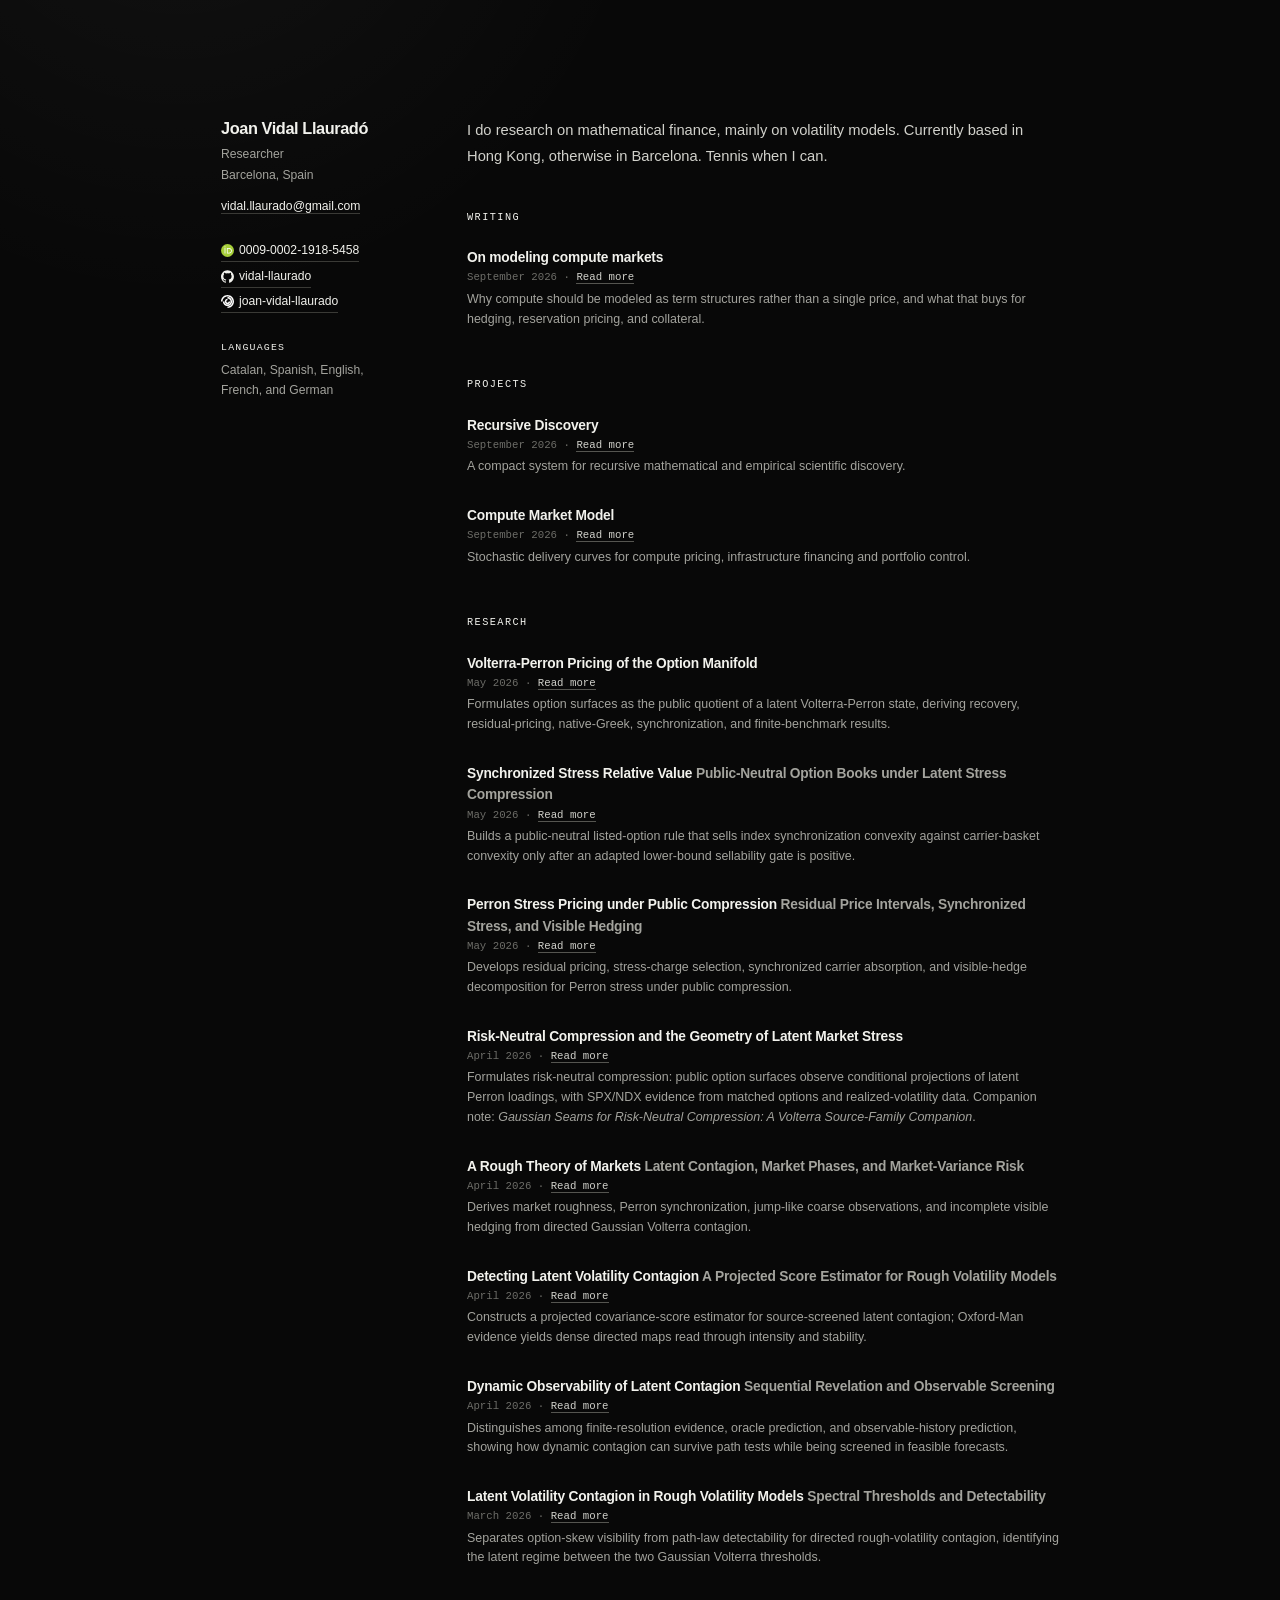
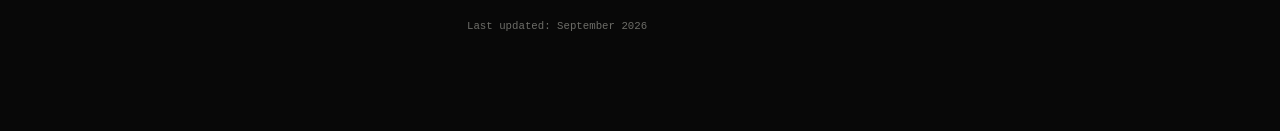
<file: index.html>
<!DOCTYPE html>

<html lang="en">
<head>
<meta charset="utf-8"/>
<meta content="width=device-width, initial-scale=1" name="viewport"/>
<title>Joan Vidal Llauradó</title>
<meta content="#080808" name="theme-color"/>
<meta content="index,follow" name="robots"/>
<link href="https://vidal-llaurado.github.io/" rel="canonical"/>
<link href="/assets/site-icon-jl.png" rel="icon" type="image/png"/>
<link href="/assets/styles.css?v=67452c882ca3" rel="stylesheet"/>
<meta content="profile" property="og:type"/>
<meta content="Joan Vidal Llauradó" property="og:title"/>
<meta content="https://vidal-llaurado.github.io/" property="og:url"/>
<meta content="https://vidal-llaurado.github.io/assets/share-home.png" property="og:image"/>
<meta content="1200" property="og:image:width"/>
<meta content="630" property="og:image:height"/>
<meta content="image/png" property="og:image:type"/>
<meta content="Joan Vidal Llauradó, researcher, with ORCID, GitHub and QuantConnect links." property="og:image:alt"/>
<meta content="en_GB" property="og:locale"/>
<script type="application/ld+json">{"@context":"https://schema.org","@type":"ProfilePage","@id":"https://vidal-llaurado.github.io/#profile","url":"https://vidal-llaurado.github.io/","name":"Joan Vidal Llauradó","inLanguage":"en","mainEntity":{"@type":"Person","@id":"https://vidal-llaurado.github.io/#joan-vidal-llaurado","name":"Joan Vidal Llauradó","url":"https://vidal-llaurado.github.io/","jobTitle":"Researcher","description":"Researcher in mathematical finance studying latent volatility contagion, Perron synchronization, risk-neutral compression and listed-option relative value.","sameAs":["https://orcid.org/0009-0002-1918-5458","https://github.com/vidal-llaurado","https://www.quantconnect.com/u/joan-vidal-llaurado"]},"dateModified":"2026-09-20"}</script>
<meta content="Joan Vidal Llauradó" name="author"/>
<meta content="Joan Vidal Llauradó" property="og:site_name"/>
<meta content="summary_large_image" name="twitter:card"/>
<meta content="Joan Vidal Llauradó" name="twitter:title"/>
<meta content="https://vidal-llaurado.github.io/assets/share-home.png" name="twitter:image"/>
<meta content="Joan Vidal Llauradó, researcher, with ORCID, GitHub and QuantConnect links." name="twitter:image:alt"/>
</head>
<body>
<a class="skip-link" href="#content">Skip to content</a>
<div class="page">
<div class="layout">
<aside aria-label="Profile information" class="identity">
<div class="identity-header">
<div class="identity-info">
<h1>Joan Vidal Llauradó</h1>
<p class="identity-line">Researcher</p>
<p class="identity-line">Barcelona, Spain</p>
<p class="identity-line contact-email"><a href="mailto:vidal.llaurado@gmail.com">vidal.llaurado@gmail.com</a>
</p>
</div>
</div>
<div class="profile-meta">
<div class="profile-links">
<p class="identity-line contact-orcid"><a class="orcid-link" href="https://orcid.org/0009-0002-1918-5458" rel="noopener noreferrer" target="_blank"><svg aria-hidden="true" class="orcid-mark" height="13" viewbox="0 0 256 256" width="13" xmlns="http://www.w3.org/2000/svg"><circle cx="128" cy="128" fill="#A6CE39" r="128"></circle><path d="M86.3 186.2H70.9V79.1h15.4v107.1zM116.1 79.1h41.4c39.6 0 57 28.3 57 53.6 0 27.5-21.5 53.6-57 53.6h-41.4V79.1zm15.4 93.3h24.5c34.9 0 42.9-26.5 42.9-39.7C198.9 115 189 93 140.9 93h-9.4v79.4zM88.7 56.8c0 5.5-4.5 10.1-10.1 10.1s-10.1-4.6-10.1-10.1c0-5.6 4.5-10.1 10.1-10.1s10.1 4.5 10.1 10.1z" fill="#fff"></path></svg><span>0009-0002-1918-5458</span></a>
</p>
</div>
<p class="profile-link"><a aria-label="GitHub: vidal-llaurado" href="https://github.com/vidal-llaurado" rel="noopener noreferrer" target="_blank"><svg aria-hidden="true" class="github-mark" height="13" viewbox="0 0 98 96" width="13" xmlns="http://www.w3.org/2000/svg"><path clip-rule="evenodd" d="M48.854 0C21.839 0 0 22 0 49.217c0 21.756 13.993 40.172 33.405 46.69 2.427.49 3.316-1.059 3.316-2.362 0-1.141-.08-5.052-.08-9.127-13.59 2.934-16.42-5.867-16.42-5.867-2.184-5.704-5.42-7.17-5.42-7.17-4.448-3.015.324-3.015.324-3.015 4.934.326 7.523 5.052 7.523 5.052 4.367 7.496 11.404 5.378 14.235 4.074.404-3.178 1.699-5.378 3.074-6.6-10.839-1.195-22.23-5.42-22.23-24.283 0-5.378 1.94-9.778 5.014-13.2-.485-1.222-2.184-6.275.486-13.038 0 0 4.125-1.304 13.426 5.052a46.97 46.97 0 0 1 12.214-1.73c4.125 0 8.33.571 12.213 1.73 9.302-6.356 13.427-5.052 13.427-5.052 2.67 6.763.97 11.816.485 13.038 3.155 3.422 5.015 7.822 5.015 13.2 0 18.905-11.404 23.06-22.324 24.283 1.78 1.548 3.316 4.481 3.316 9.126 0 6.6-.08 11.897-.08 13.526 0 1.304.89 2.853 3.316 2.364 19.412-6.52 33.405-24.935 33.405-46.691C97.707 22 75.788 0 48.854 0z" fill="currentColor" fill-rule="evenodd"></path></svg><span>vidal-llaurado</span></a>
</p>
<p class="profile-link profile-link-secondary"><a aria-label="QuantConnect: joan-vidal-llaurado" href="https://www.quantconnect.com/u/joan-vidal-llaurado" rel="noopener noreferrer" target="_blank"><img alt="" class="quantconnect-mark" height="13" src="/assets/qc-icon.svg" width="13"/><span>joan-vidal-llaurado</span></a>
</p>
<section aria-labelledby="languages-heading" class="profile-section">
<h2 id="languages-heading">Languages</h2>
<p>Catalan, Spanish, English, French, and German</p>
</section>
</div>
</aside>
<main id="content">
<p class="bio">I do research on mathematical finance, mainly on volatility models. Currently based in Hong Kong, otherwise in Barcelona. Tennis when I can.</p>
<h2 class="feed-heading">Writing</h2>
<section aria-label="Writing" class="writing">
<article class="paper">
<h2>On modeling compute markets</h2>
<p class="paper-doi"><time datetime="2026-09">September 2026</time> · <a aria-label="Read more: On modeling compute markets" href="/writing/commentary-on-compute-market-model/">Read more</a>
</p>
<p class="paper-desc">Why compute should be modeled as term structures rather than a single price, and what that buys for hedging, reservation pricing, and collateral.</p>
</article>
</section>
<h2 class="feed-heading">Projects</h2>
<section aria-label="Projects" class="projects">
<article class="paper project">
<h2>Recursive Discovery</h2>
<p class="paper-doi"><time datetime="2026-09">September 2026</time> · <a aria-label="Read more: Recursive Discovery" href="/projects/recursive-discovery/">Read more</a>
</p>
<p class="paper-desc">A compact system for recursive mathematical and empirical scientific discovery.</p>
</article>
<article class="paper project">
<h2>Compute Market Model</h2>
<p class="paper-doi"><time datetime="2026-09">September 2026</time> · <a aria-label="Read more: Compute Market Model" href="/projects/compute-market-model/">Read more</a>
</p>
<p class="paper-desc">Stochastic delivery curves for compute pricing, infrastructure financing and portfolio control.</p>
</article>
</section>
<h2 class="feed-heading">Research</h2>
<section aria-label="Research papers" class="papers">
<article class="paper">
<h2>Volterra-Perron Pricing of the Option Manifold</h2>
<p class="paper-doi"><time datetime="2026-05">May 2026</time> · <a aria-label="Read more: Volterra-Perron Pricing of the Option Manifold" href="/papers/volterra-perron-option-manifold/">Read more</a>
</p>
<p class="paper-desc">Formulates option surfaces as the public quotient of a latent Volterra-Perron state, deriving recovery, residual-pricing, native-Greek, synchronization, and finite-benchmark results.</p>
</article>
<article class="paper">
<h2><em>Synchronized Stress Relative Value</em><span class="paper-sub"> Public-Neutral Option Books under Latent Stress Compression</span>
</h2>
<p class="paper-doi"><time datetime="2026-05">May 2026</time> · <a aria-label="Read more: Synchronized Stress Relative Value Public-Neutral Option Books under Latent Stress Compression" href="/papers/synchronized-stress-relative-value/">Read more</a>
</p>
<p class="paper-desc">Builds a public-neutral listed-option rule that sells index synchronization convexity against carrier-basket convexity only after an adapted lower-bound sellability gate is positive.</p>
</article>
<article class="paper">
<h2><em>Perron Stress Pricing under Public Compression</em><span class="paper-sub"> Residual Price Intervals, Synchronized Stress, and Visible Hedging</span>
</h2>
<p class="paper-doi"><time datetime="2026-05">May 2026</time> · <a aria-label="Read more: Perron Stress Pricing under Public Compression Residual Price Intervals, Synchronized Stress, and Visible Hedging" href="/papers/perron-stress-pricing/">Read more</a>
</p>
<p class="paper-desc">Develops residual pricing, stress-charge selection, synchronized carrier absorption, and visible-hedge decomposition for Perron stress under public compression.</p>
</article>
<article class="paper">
<h2>Risk-Neutral Compression and the Geometry of Latent Market Stress</h2>
<p class="paper-doi"><time datetime="2026-04">April 2026</time> · <a aria-label="Read more: Risk-Neutral Compression and the Geometry of Latent Market Stress" href="/papers/risk-neutral-compression/">Read more</a>
</p>
<p class="paper-desc">Formulates risk-neutral compression: public option surfaces observe conditional projections of latent Perron loadings, with SPX/NDX evidence from matched options and realized-volatility data. Companion note: <em>Gaussian Seams for Risk-Neutral Compression: A Volterra Source-Family Companion</em>.</p>
</article>
<article class="paper">
<h2><em>A Rough Theory of Markets</em><span class="paper-sub"> Latent Contagion, Market Phases, and Market-Variance Risk</span>
</h2>
<p class="paper-doi"><time datetime="2026-04">April 2026</time> · <a aria-label="Read more: A Rough Theory of Markets Latent Contagion, Market Phases, and Market-Variance Risk" href="/papers/rough-theory-of-markets/">Read more</a>
</p>
<p class="paper-desc">Derives market roughness, Perron synchronization, jump-like coarse observations, and incomplete visible hedging from directed Gaussian Volterra contagion.</p>
</article>
<article class="paper">
<h2><em>Detecting Latent Volatility Contagion</em><span class="paper-sub"> A Projected Score Estimator for Rough Volatility Models</span>
</h2>
<p class="paper-doi"><time datetime="2026-04">April 2026</time> · <a aria-label="Read more: Detecting Latent Volatility Contagion A Projected Score Estimator for Rough Volatility Models" href="/papers/projected-score-estimator/">Read more</a>
</p>
<p class="paper-desc">Constructs a projected covariance-score estimator for source-screened latent contagion; Oxford-Man evidence yields dense directed maps read through intensity and stability.</p>
</article>
<article class="paper">
<h2><em>Dynamic Observability of Latent Contagion</em><span class="paper-sub"> Sequential Revelation and Observable Screening</span>
</h2>
<p class="paper-doi"><time datetime="2026-04">April 2026</time> · <a aria-label="Read more: Dynamic Observability of Latent Contagion Sequential Revelation and Observable Screening" href="/papers/dynamic-observability/">Read more</a>
</p>
<p class="paper-desc">Distinguishes among finite-resolution evidence, oracle prediction, and observable-history prediction, showing how dynamic contagion can survive path tests while being screened in feasible forecasts.</p>
</article>
<article class="paper">
<h2><em>Latent Volatility Contagion in Rough Volatility Models</em><span class="paper-sub"> Spectral Thresholds and Detectability</span>
</h2>
<p class="paper-doi"><time datetime="2026-03">March 2026</time> · <a aria-label="Read more: Latent Volatility Contagion in Rough Volatility Models Spectral Thresholds and Detectability" href="/papers/latent-volatility-contagion/">Read more</a>
</p>
<p class="paper-desc">Separates option-skew visibility from path-law detectability for directed rough-volatility contagion, identifying the latent regime between the two Gaussian Volterra thresholds.</p>
</article>
</section>
<p class="last-updated">Last updated: <time datetime="2026-09">September 2026</time>
</p>
</main>
</div>
</div>
</body>
</html>
</file>
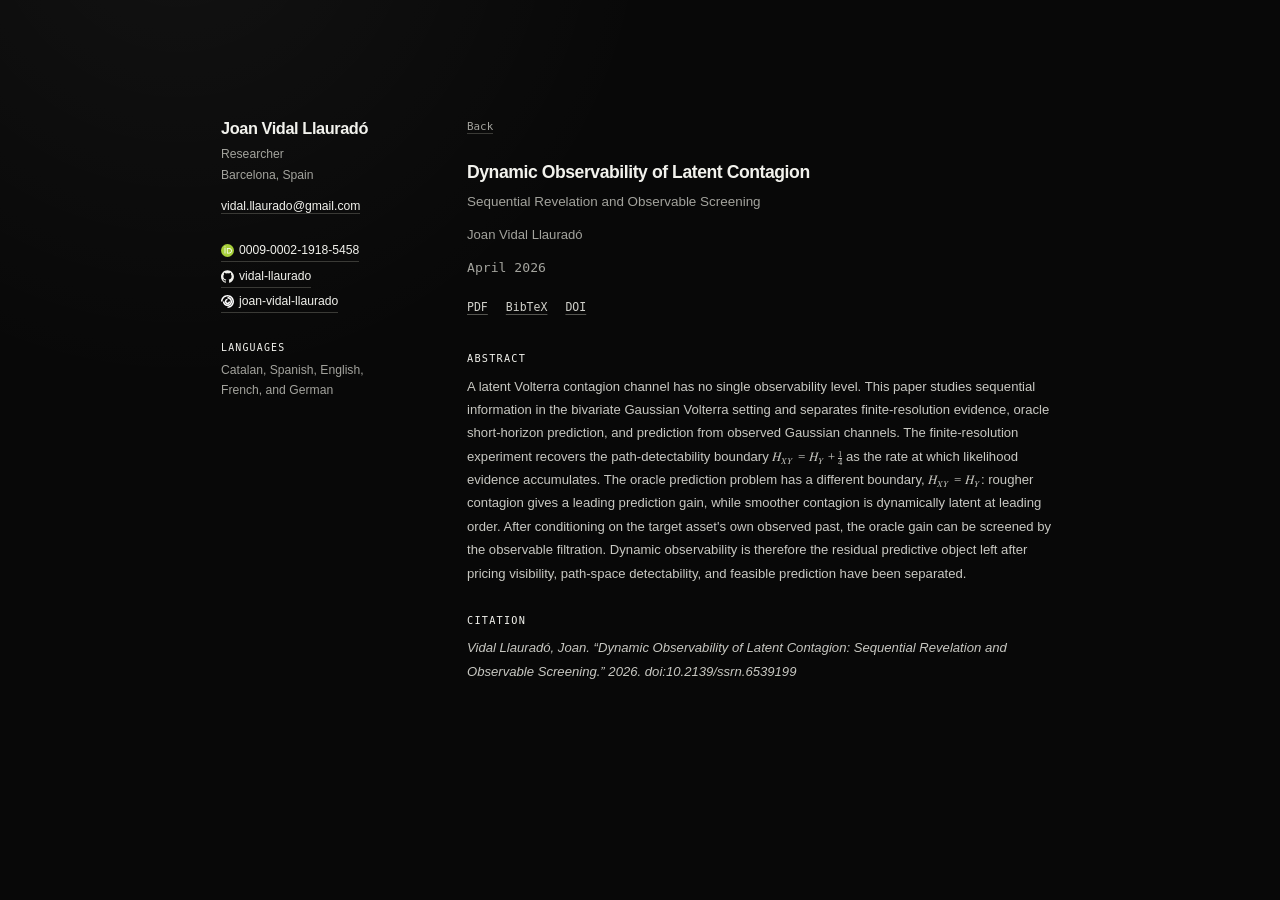
<file: papers/dynamic-observability/index.html>
<!DOCTYPE html>

<html lang="en">
<head>
<meta charset="utf-8"/>
<meta content="width=device-width, initial-scale=1" name="viewport"/>
<title>Dynamic Observability of Latent Contagion | Joan Vidal Llauradó</title>
<meta content="Distinguishes among finite-resolution evidence, oracle prediction, and observable-history prediction, showing how dynamic contagion can survive path tests while being screened in feasible forecasts." name="description"/>
<meta content="index,follow" name="robots"/>
<link href="https://vidal-llaurado.github.io/papers/dynamic-observability/" rel="canonical"/>
<link href="/assets/site-icon-jl.png" rel="icon" type="image/png"/>
<link href="/assets/styles.css?v=67452c882ca3" rel="stylesheet"/>
<meta content="Dynamic Observability of Latent Contagion: Sequential Revelation and Observable Screening" name="citation_title"/>
<meta content="Joan Vidal Llauradó" name="citation_author"/>
<meta content="2026/04" name="citation_publication_date"/>
<meta content="10.2139/ssrn.6539199" name="citation_doi"/>
<meta content="https://vidal-llaurado.github.io/papers/dynamic-observability/dynamic-observability.pdf" name="citation_pdf_url"/>
<meta content="https://vidal-llaurado.github.io/papers/dynamic-observability/" name="citation_abstract_html_url"/>
<meta content="article" property="og:type"/>
<meta content="Dynamic Observability of Latent Contagion" property="og:title"/>
<meta content="Distinguishes among finite-resolution evidence, oracle prediction, and observable-history prediction, showing how dynamic contagion can survive path tests while being screened in feasible forecasts." property="og:description"/>
<meta content="https://vidal-llaurado.github.io/papers/dynamic-observability/" property="og:url"/>
<script type="application/ld+json">{"@context":"https://schema.org","@type":"ScholarlyArticle","@id":"https://vidal-llaurado.github.io/papers/dynamic-observability/#article","url":"https://vidal-llaurado.github.io/papers/dynamic-observability/","name":"Dynamic Observability of Latent Contagion: Sequential Revelation and Observable Screening","headline":"Dynamic Observability of Latent Contagion","inLanguage":"en","datePublished":"2026-04","author":{"@type":"Person","@id":"https://vidal-llaurado.github.io/#joan-vidal-llaurado","name":"Joan Vidal Llauradó","sameAs":"https://orcid.org/0009-0002-1918-5458"},"identifier":{"@type":"PropertyValue","propertyID":"DOI","value":"10.2139/ssrn.6539199"},"sameAs":"https://doi.org/10.2139/ssrn.6539199","encoding":{"@type":"MediaObject","contentUrl":"https://vidal-llaurado.github.io/papers/dynamic-observability/dynamic-observability.pdf","encodingFormat":"application/pdf"},"dateModified":"2026-09-20"}</script>
<meta content="#080808" name="theme-color"/>
<meta content="Joan Vidal Llauradó" name="author"/>
<meta content="Joan Vidal Llauradó" property="og:site_name"/>
<meta content="en_GB" property="og:locale"/>
<meta content="summary" name="twitter:card"/>
<meta content="Dynamic Observability of Latent Contagion" name="twitter:title"/>
<meta content="Distinguishes among finite-resolution evidence, oracle prediction, and observable-history prediction, showing how dynamic contagion can survive path tests while being screened in feasible forecasts." name="twitter:description"/>
</head>
<body class="paper-page">
<a class="skip-link" href="#content">Skip to content</a>
<div class="page">
<div class="layout">
<aside aria-label="Profile information" class="identity"> <div class="identity-header">
<div class="identity-info"> <h1>Joan Vidal Llauradó</h1> <p class="identity-line">Researcher</p> <p class="identity-line">Barcelona, Spain</p> <p class="identity-line contact-email"><a href="mailto:vidal.llaurado@gmail.com">vidal.llaurado@gmail.com</a>
</p> </div> </div> <div class="profile-meta"> <div class="profile-links"> <p class="identity-line contact-orcid"><a class="orcid-link" href="https://orcid.org/0009-0002-1918-5458" rel="noopener noreferrer" target="_blank"><svg aria-hidden="true" class="orcid-mark" height="13" viewbox="0 0 256 256" width="13" xmlns="http://www.w3.org/2000/svg"><circle cx="128" cy="128" fill="#A6CE39" r="128"></circle><path d="M86.3 186.2H70.9V79.1h15.4v107.1zM116.1 79.1h41.4c39.6 0 57 28.3 57 53.6 0 27.5-21.5 53.6-57 53.6h-41.4V79.1zm15.4 93.3h24.5c34.9 0 42.9-26.5 42.9-39.7C198.9 115 189 93 140.9 93h-9.4v79.4zM88.7 56.8c0 5.5-4.5 10.1-10.1 10.1s-10.1-4.6-10.1-10.1c0-5.6 4.5-10.1 10.1-10.1s10.1 4.5 10.1 10.1z" fill="#fff"></path></svg><span>0009-0002-1918-5458</span></a>
</p> </div> <p class="profile-link"><a aria-label="GitHub: vidal-llaurado" href="https://github.com/vidal-llaurado" rel="noopener noreferrer" target="_blank"><svg aria-hidden="true" class="github-mark" height="13" viewbox="0 0 98 96" width="13" xmlns="http://www.w3.org/2000/svg"><path clip-rule="evenodd" d="M48.854 0C21.839 0 0 22 0 49.217c0 21.756 13.993 40.172 33.405 46.69 2.427.49 3.316-1.059 3.316-2.362 0-1.141-.08-5.052-.08-9.127-13.59 2.934-16.42-5.867-16.42-5.867-2.184-5.704-5.42-7.17-5.42-7.17-4.448-3.015.324-3.015.324-3.015 4.934.326 7.523 5.052 7.523 5.052 4.367 7.496 11.404 5.378 14.235 4.074.404-3.178 1.699-5.378 3.074-6.6-10.839-1.195-22.23-5.42-22.23-24.283 0-5.378 1.94-9.778 5.014-13.2-.485-1.222-2.184-6.275.486-13.038 0 0 4.125-1.304 13.426 5.052a46.97 46.97 0 0 1 12.214-1.73c4.125 0 8.33.571 12.213 1.73 9.302-6.356 13.427-5.052 13.427-5.052 2.67 6.763.97 11.816.485 13.038 3.155 3.422 5.015 7.822 5.015 13.2 0 18.905-11.404 23.06-22.324 24.283 1.78 1.548 3.316 4.481 3.316 9.126 0 6.6-.08 11.897-.08 13.526 0 1.304.89 2.853 3.316 2.364 19.412-6.52 33.405-24.935 33.405-46.691C97.707 22 75.788 0 48.854 0z" fill="currentColor" fill-rule="evenodd"></path></svg><span>vidal-llaurado</span></a>
</p> <p class="profile-link profile-link-secondary"><a aria-label="QuantConnect: joan-vidal-llaurado" href="https://www.quantconnect.com/u/joan-vidal-llaurado" rel="noopener noreferrer" target="_blank"><img alt="" class="quantconnect-mark" height="13" src="/assets/qc-icon.svg" width="13"/><span>joan-vidal-llaurado</span></a>
</p> <section aria-labelledby="languages-heading" class="profile-section">
<h2 id="languages-heading">Languages</h2>
<p>Catalan, Spanish, English, French, and German</p>
</section> </div> </aside>
<main id="content">
<p class="back-link"><a href="/">Back</a>
</p>
<article class="document">
<header>
<h2 class="page-title">Dynamic Observability of Latent Contagion</h2>
<p class="page-subtitle">Sequential Revelation and Observable Screening</p>
<p class="paper-byline">Joan Vidal Llauradó</p>
<p class="page-meta"><time datetime="2026-04">April 2026</time>
</p>
</header>
<nav aria-label="Paper resources" class="resource-links"><a href="/papers/dynamic-observability/dynamic-observability.pdf" rel="noopener noreferrer" target="_blank">PDF</a><a download="citation.bib" href="/papers/dynamic-observability/citation.bib">BibTeX</a>
<a aria-label="doi:10.2139/ssrn.6539199" href="https://doi.org/10.2139/ssrn.6539199" rel="noopener noreferrer" target="_blank">DOI</a>
</nav>
<section aria-labelledby="abstract-heading">
<h3 id="abstract-heading">Abstract</h3>
<p>A latent Volterra contagion channel has no single observability level. This paper studies sequential information in the bivariate Gaussian Volterra setting and separates finite-resolution evidence, oracle short-horizon prediction, and prediction from observed Gaussian channels. The finite-resolution experiment recovers the path-detectability boundary <math display="inline" xmlns="http://www.w3.org/1998/Math/MathML"><msub><mi>H</mi><mrow><mi>X</mi><mi>Y</mi></mrow></msub><mo>=</mo><msub><mi>H</mi><mi>Y</mi></msub><mo>+</mo><mfrac><mn>1</mn><mn>4</mn></mfrac></math> as the rate at which likelihood evidence accumulates. The oracle prediction problem has a different boundary, <math display="inline" xmlns="http://www.w3.org/1998/Math/MathML"><msub><mi>H</mi><mrow><mi>X</mi><mi>Y</mi></mrow></msub><mo>=</mo><msub><mi>H</mi><mi>Y</mi></msub></math>: rougher contagion gives a leading prediction gain, while smoother contagion is dynamically latent at leading order. After conditioning on the target asset's own observed past, the oracle gain can be screened by the observable filtration. Dynamic observability is therefore the residual predictive object left after pricing visibility, path-space detectability, and feasible prediction have been separated.</p>
</section>
<section aria-labelledby="citation-heading">
<h3 id="citation-heading">Citation</h3><pre class="citation-block"><code>Vidal Llauradó, Joan. “Dynamic Observability of Latent Contagion: Sequential Revelation and Observable Screening.” 2026. doi:10.2139/ssrn.6539199</code></pre>
</section>
</article>
</main>
</div>
</div>
</body>
</html>
</file>
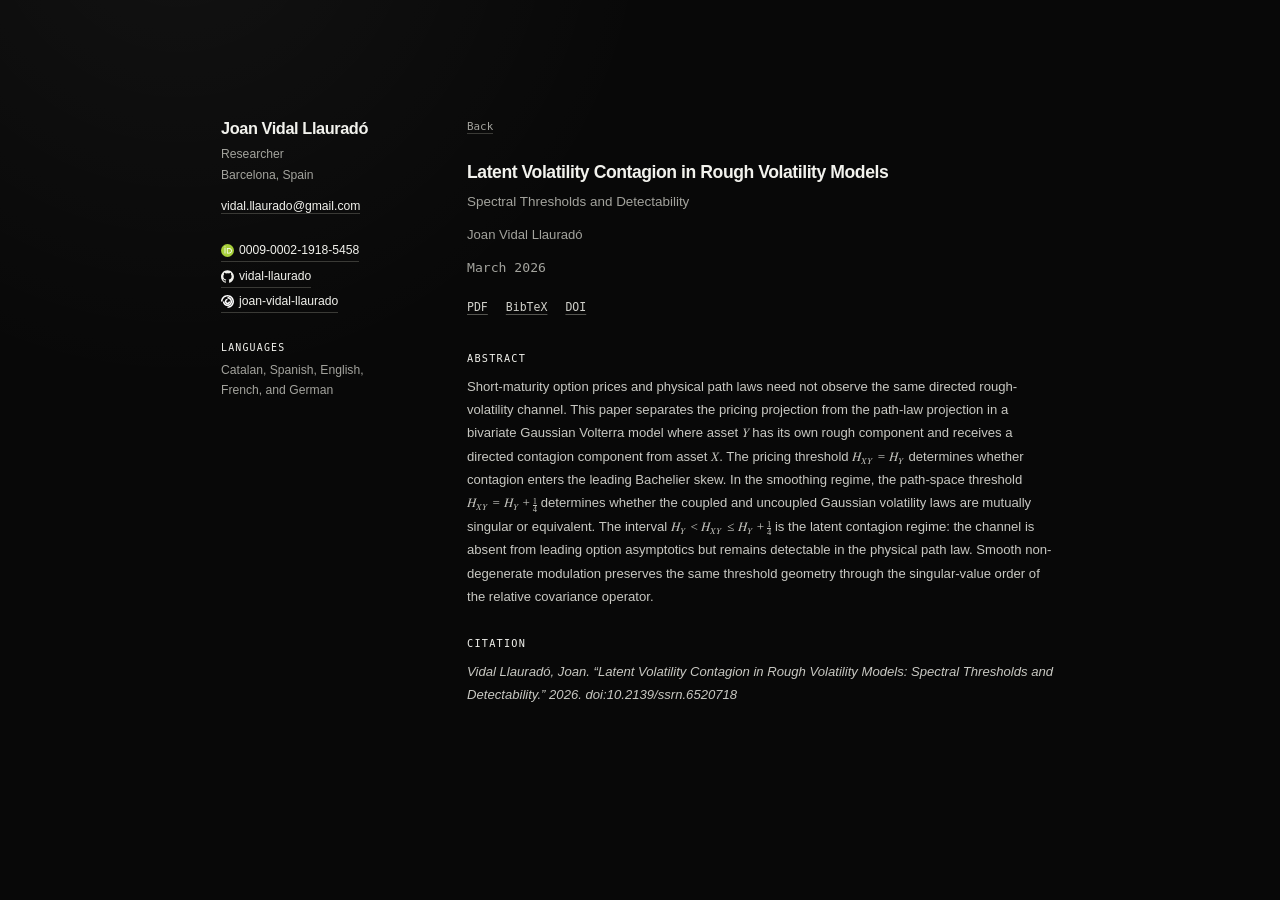
<file: papers/latent-volatility-contagion/index.html>
<!DOCTYPE html>

<html lang="en">
<head>
<meta charset="utf-8"/>
<meta content="width=device-width, initial-scale=1" name="viewport"/>
<title>Latent Volatility Contagion in Rough Volatility Models | Joan Vidal Llauradó</title>
<meta content="Separates option-skew visibility from path-law detectability for directed rough-volatility contagion, identifying the latent regime between the two Gaussian Volterra thresholds." name="description"/>
<meta content="index,follow" name="robots"/>
<link href="https://vidal-llaurado.github.io/papers/latent-volatility-contagion/" rel="canonical"/>
<link href="/assets/site-icon-jl.png" rel="icon" type="image/png"/>
<link href="/assets/styles.css?v=67452c882ca3" rel="stylesheet"/>
<meta content="Latent Volatility Contagion in Rough Volatility Models: Spectral Thresholds and Detectability" name="citation_title"/>
<meta content="Joan Vidal Llauradó" name="citation_author"/>
<meta content="2026/03" name="citation_publication_date"/>
<meta content="10.2139/ssrn.6520718" name="citation_doi"/>
<meta content="https://vidal-llaurado.github.io/papers/latent-volatility-contagion/latent-volatility-contagion.pdf" name="citation_pdf_url"/>
<meta content="https://vidal-llaurado.github.io/papers/latent-volatility-contagion/" name="citation_abstract_html_url"/>
<meta content="article" property="og:type"/>
<meta content="Latent Volatility Contagion in Rough Volatility Models" property="og:title"/>
<meta content="Separates option-skew visibility from path-law detectability for directed rough-volatility contagion, identifying the latent regime between the two Gaussian Volterra thresholds." property="og:description"/>
<meta content="https://vidal-llaurado.github.io/papers/latent-volatility-contagion/" property="og:url"/>
<script type="application/ld+json">{"@context":"https://schema.org","@type":"ScholarlyArticle","@id":"https://vidal-llaurado.github.io/papers/latent-volatility-contagion/#article","url":"https://vidal-llaurado.github.io/papers/latent-volatility-contagion/","name":"Latent Volatility Contagion in Rough Volatility Models: Spectral Thresholds and Detectability","headline":"Latent Volatility Contagion in Rough Volatility Models","inLanguage":"en","datePublished":"2026-03","author":{"@type":"Person","@id":"https://vidal-llaurado.github.io/#joan-vidal-llaurado","name":"Joan Vidal Llauradó","sameAs":"https://orcid.org/0009-0002-1918-5458"},"identifier":{"@type":"PropertyValue","propertyID":"DOI","value":"10.2139/ssrn.6520718"},"sameAs":"https://doi.org/10.2139/ssrn.6520718","encoding":{"@type":"MediaObject","contentUrl":"https://vidal-llaurado.github.io/papers/latent-volatility-contagion/latent-volatility-contagion.pdf","encodingFormat":"application/pdf"},"dateModified":"2026-09-20"}</script>
<meta content="#080808" name="theme-color"/>
<meta content="Joan Vidal Llauradó" name="author"/>
<meta content="Joan Vidal Llauradó" property="og:site_name"/>
<meta content="en_GB" property="og:locale"/>
<meta content="summary" name="twitter:card"/>
<meta content="Latent Volatility Contagion in Rough Volatility Models" name="twitter:title"/>
<meta content="Separates option-skew visibility from path-law detectability for directed rough-volatility contagion, identifying the latent regime between the two Gaussian Volterra thresholds." name="twitter:description"/>
</head>
<body class="paper-page">
<a class="skip-link" href="#content">Skip to content</a>
<div class="page">
<div class="layout">
<aside aria-label="Profile information" class="identity"> <div class="identity-header">
<div class="identity-info"> <h1>Joan Vidal Llauradó</h1> <p class="identity-line">Researcher</p> <p class="identity-line">Barcelona, Spain</p> <p class="identity-line contact-email"><a href="mailto:vidal.llaurado@gmail.com">vidal.llaurado@gmail.com</a>
</p> </div> </div> <div class="profile-meta"> <div class="profile-links"> <p class="identity-line contact-orcid"><a class="orcid-link" href="https://orcid.org/0009-0002-1918-5458" rel="noopener noreferrer" target="_blank"><svg aria-hidden="true" class="orcid-mark" height="13" viewbox="0 0 256 256" width="13" xmlns="http://www.w3.org/2000/svg"><circle cx="128" cy="128" fill="#A6CE39" r="128"></circle><path d="M86.3 186.2H70.9V79.1h15.4v107.1zM116.1 79.1h41.4c39.6 0 57 28.3 57 53.6 0 27.5-21.5 53.6-57 53.6h-41.4V79.1zm15.4 93.3h24.5c34.9 0 42.9-26.5 42.9-39.7C198.9 115 189 93 140.9 93h-9.4v79.4zM88.7 56.8c0 5.5-4.5 10.1-10.1 10.1s-10.1-4.6-10.1-10.1c0-5.6 4.5-10.1 10.1-10.1s10.1 4.5 10.1 10.1z" fill="#fff"></path></svg><span>0009-0002-1918-5458</span></a>
</p> </div> <p class="profile-link"><a aria-label="GitHub: vidal-llaurado" href="https://github.com/vidal-llaurado" rel="noopener noreferrer" target="_blank"><svg aria-hidden="true" class="github-mark" height="13" viewbox="0 0 98 96" width="13" xmlns="http://www.w3.org/2000/svg"><path clip-rule="evenodd" d="M48.854 0C21.839 0 0 22 0 49.217c0 21.756 13.993 40.172 33.405 46.69 2.427.49 3.316-1.059 3.316-2.362 0-1.141-.08-5.052-.08-9.127-13.59 2.934-16.42-5.867-16.42-5.867-2.184-5.704-5.42-7.17-5.42-7.17-4.448-3.015.324-3.015.324-3.015 4.934.326 7.523 5.052 7.523 5.052 4.367 7.496 11.404 5.378 14.235 4.074.404-3.178 1.699-5.378 3.074-6.6-10.839-1.195-22.23-5.42-22.23-24.283 0-5.378 1.94-9.778 5.014-13.2-.485-1.222-2.184-6.275.486-13.038 0 0 4.125-1.304 13.426 5.052a46.97 46.97 0 0 1 12.214-1.73c4.125 0 8.33.571 12.213 1.73 9.302-6.356 13.427-5.052 13.427-5.052 2.67 6.763.97 11.816.485 13.038 3.155 3.422 5.015 7.822 5.015 13.2 0 18.905-11.404 23.06-22.324 24.283 1.78 1.548 3.316 4.481 3.316 9.126 0 6.6-.08 11.897-.08 13.526 0 1.304.89 2.853 3.316 2.364 19.412-6.52 33.405-24.935 33.405-46.691C97.707 22 75.788 0 48.854 0z" fill="currentColor" fill-rule="evenodd"></path></svg><span>vidal-llaurado</span></a>
</p> <p class="profile-link profile-link-secondary"><a aria-label="QuantConnect: joan-vidal-llaurado" href="https://www.quantconnect.com/u/joan-vidal-llaurado" rel="noopener noreferrer" target="_blank"><img alt="" class="quantconnect-mark" height="13" src="/assets/qc-icon.svg" width="13"/><span>joan-vidal-llaurado</span></a>
</p> <section aria-labelledby="languages-heading" class="profile-section">
<h2 id="languages-heading">Languages</h2>
<p>Catalan, Spanish, English, French, and German</p>
</section> </div> </aside>
<main id="content">
<p class="back-link"><a href="/">Back</a>
</p>
<article class="document">
<header>
<h2 class="page-title">Latent Volatility Contagion in Rough Volatility Models</h2>
<p class="page-subtitle">Spectral Thresholds and Detectability</p>
<p class="paper-byline">Joan Vidal Llauradó</p>
<p class="page-meta"><time datetime="2026-03">March 2026</time>
</p>
</header>
<nav aria-label="Paper resources" class="resource-links"><a href="/papers/latent-volatility-contagion/latent-volatility-contagion.pdf" rel="noopener noreferrer" target="_blank">PDF</a><a download="citation.bib" href="/papers/latent-volatility-contagion/citation.bib">BibTeX</a>
<a aria-label="doi:10.2139/ssrn.6520718" href="https://doi.org/10.2139/ssrn.6520718" rel="noopener noreferrer" target="_blank">DOI</a>
</nav>
<section aria-labelledby="abstract-heading">
<h3 id="abstract-heading">Abstract</h3>
<p>Short-maturity option prices and physical path laws need not observe the same directed rough-volatility channel. This paper separates the pricing projection from the path-law projection in a bivariate Gaussian Volterra model where asset <math display="inline" xmlns="http://www.w3.org/1998/Math/MathML"><mrow><mi>Y</mi></mrow></math> has its own rough component and receives a directed contagion component from asset <math display="inline" xmlns="http://www.w3.org/1998/Math/MathML"><mrow><mi>X</mi></mrow></math>. The pricing threshold <math display="inline" xmlns="http://www.w3.org/1998/Math/MathML"><msub><mi>H</mi><mrow><mi>X</mi><mi>Y</mi></mrow></msub><mo>=</mo><msub><mi>H</mi><mi>Y</mi></msub></math> determines whether contagion enters the leading Bachelier skew. In the smoothing regime, the path-space threshold <math display="inline" xmlns="http://www.w3.org/1998/Math/MathML"><msub><mi>H</mi><mrow><mi>X</mi><mi>Y</mi></mrow></msub><mo>=</mo><msub><mi>H</mi><mi>Y</mi></msub><mo>+</mo><mfrac><mn>1</mn><mn>4</mn></mfrac></math> determines whether the coupled and uncoupled Gaussian volatility laws are mutually singular or equivalent. The interval <math display="inline" xmlns="http://www.w3.org/1998/Math/MathML"><msub><mi>H</mi><mi>Y</mi></msub><mo>&lt;</mo><msub><mi>H</mi><mrow><mi>X</mi><mi>Y</mi></mrow></msub><mo>≤</mo><msub><mi>H</mi><mi>Y</mi></msub><mo>+</mo><mfrac><mn>1</mn><mn>4</mn></mfrac></math> is the latent contagion regime: the channel is absent from leading option asymptotics but remains detectable in the physical path law. Smooth non-degenerate modulation preserves the same threshold geometry through the singular-value order of the relative covariance operator.</p>
</section>
<section aria-labelledby="citation-heading">
<h3 id="citation-heading">Citation</h3><pre class="citation-block"><code>Vidal Llauradó, Joan. “Latent Volatility Contagion in Rough Volatility Models: Spectral Thresholds and Detectability.” 2026. doi:10.2139/ssrn.6520718</code></pre>
</section>
</article>
</main>
</div>
</div>
</body>
</html>
</file>
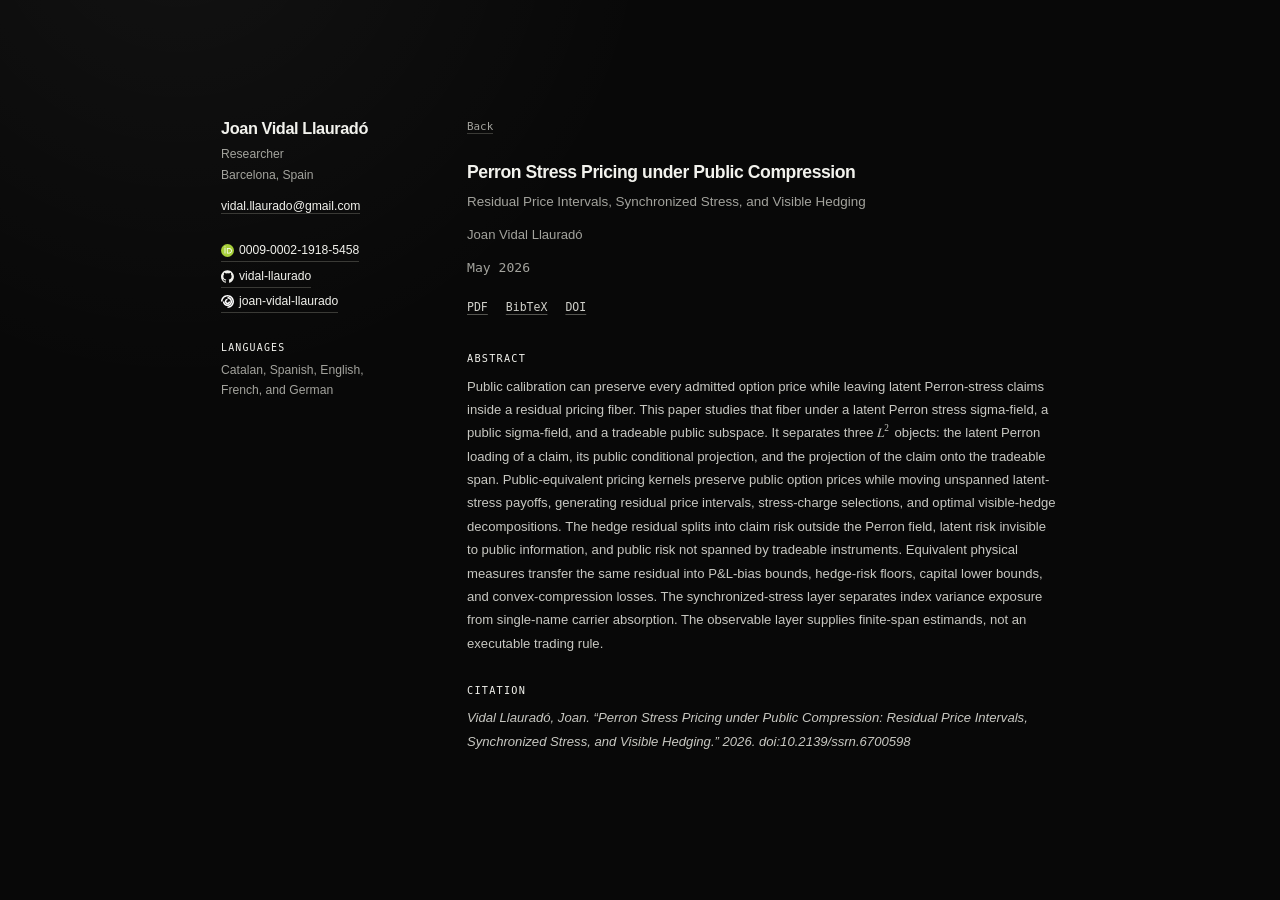
<file: papers/perron-stress-pricing/index.html>
<!DOCTYPE html>

<html lang="en">
<head>
<meta charset="utf-8"/>
<meta content="width=device-width, initial-scale=1" name="viewport"/>
<title>Perron Stress Pricing under Public Compression | Joan Vidal Llauradó</title>
<meta content="Develops residual pricing, stress-charge selection, synchronized carrier absorption, and visible-hedge decomposition for Perron stress under public compression." name="description"/>
<meta content="index,follow" name="robots"/>
<link href="https://vidal-llaurado.github.io/papers/perron-stress-pricing/" rel="canonical"/>
<link href="/assets/site-icon-jl.png" rel="icon" type="image/png"/>
<link href="/assets/styles.css?v=67452c882ca3" rel="stylesheet"/>
<meta content="Perron Stress Pricing under Public Compression: Residual Price Intervals, Synchronized Stress, and Visible Hedging" name="citation_title"/>
<meta content="Joan Vidal Llauradó" name="citation_author"/>
<meta content="2026/05" name="citation_publication_date"/>
<meta content="10.2139/ssrn.6700598" name="citation_doi"/>
<meta content="https://vidal-llaurado.github.io/papers/perron-stress-pricing/perron-stress-pricing.pdf" name="citation_pdf_url"/>
<meta content="https://vidal-llaurado.github.io/papers/perron-stress-pricing/" name="citation_abstract_html_url"/>
<meta content="article" property="og:type"/>
<meta content="Perron Stress Pricing under Public Compression" property="og:title"/>
<meta content="Develops residual pricing, stress-charge selection, synchronized carrier absorption, and visible-hedge decomposition for Perron stress under public compression." property="og:description"/>
<meta content="https://vidal-llaurado.github.io/papers/perron-stress-pricing/" property="og:url"/>
<script type="application/ld+json">{"@context":"https://schema.org","@type":"ScholarlyArticle","@id":"https://vidal-llaurado.github.io/papers/perron-stress-pricing/#article","url":"https://vidal-llaurado.github.io/papers/perron-stress-pricing/","name":"Perron Stress Pricing under Public Compression: Residual Price Intervals, Synchronized Stress, and Visible Hedging","headline":"Perron Stress Pricing under Public Compression","inLanguage":"en","datePublished":"2026-05","author":{"@type":"Person","@id":"https://vidal-llaurado.github.io/#joan-vidal-llaurado","name":"Joan Vidal Llauradó","sameAs":"https://orcid.org/0009-0002-1918-5458"},"identifier":{"@type":"PropertyValue","propertyID":"DOI","value":"10.2139/ssrn.6700598"},"sameAs":"https://doi.org/10.2139/ssrn.6700598","encoding":{"@type":"MediaObject","contentUrl":"https://vidal-llaurado.github.io/papers/perron-stress-pricing/perron-stress-pricing.pdf","encodingFormat":"application/pdf"},"dateModified":"2026-09-20"}</script>
<meta content="#080808" name="theme-color"/>
<meta content="Joan Vidal Llauradó" name="author"/>
<meta content="Joan Vidal Llauradó" property="og:site_name"/>
<meta content="en_GB" property="og:locale"/>
<meta content="summary" name="twitter:card"/>
<meta content="Perron Stress Pricing under Public Compression" name="twitter:title"/>
<meta content="Develops residual pricing, stress-charge selection, synchronized carrier absorption, and visible-hedge decomposition for Perron stress under public compression." name="twitter:description"/>
</head>
<body class="paper-page"><a class="skip-link" href="#content">Skip to content</a>
<div class="page">
<div class="layout">
<aside aria-label="Profile information" class="identity"> <div class="identity-header">
<div class="identity-info"> <h1>Joan Vidal Llauradó</h1> <p class="identity-line">Researcher</p> <p class="identity-line">Barcelona, Spain</p> <p class="identity-line contact-email"><a href="mailto:vidal.llaurado@gmail.com">vidal.llaurado@gmail.com</a>
</p> </div> </div> <div class="profile-meta"> <div class="profile-links"> <p class="identity-line contact-orcid"><a class="orcid-link" href="https://orcid.org/0009-0002-1918-5458" rel="noopener noreferrer" target="_blank"><svg aria-hidden="true" class="orcid-mark" height="13" viewbox="0 0 256 256" width="13" xmlns="http://www.w3.org/2000/svg"><circle cx="128" cy="128" fill="#A6CE39" r="128"></circle><path d="M86.3 186.2H70.9V79.1h15.4v107.1zM116.1 79.1h41.4c39.6 0 57 28.3 57 53.6 0 27.5-21.5 53.6-57 53.6h-41.4V79.1zm15.4 93.3h24.5c34.9 0 42.9-26.5 42.9-39.7C198.9 115 189 93 140.9 93h-9.4v79.4zM88.7 56.8c0 5.5-4.5 10.1-10.1 10.1s-10.1-4.6-10.1-10.1c0-5.6 4.5-10.1 10.1-10.1s10.1 4.5 10.1 10.1z" fill="#fff"></path></svg><span>0009-0002-1918-5458</span></a>
</p> </div> <p class="profile-link"><a aria-label="GitHub: vidal-llaurado" href="https://github.com/vidal-llaurado" rel="noopener noreferrer" target="_blank"><svg aria-hidden="true" class="github-mark" height="13" viewbox="0 0 98 96" width="13" xmlns="http://www.w3.org/2000/svg"><path clip-rule="evenodd" d="M48.854 0C21.839 0 0 22 0 49.217c0 21.756 13.993 40.172 33.405 46.69 2.427.49 3.316-1.059 3.316-2.362 0-1.141-.08-5.052-.08-9.127-13.59 2.934-16.42-5.867-16.42-5.867-2.184-5.704-5.42-7.17-5.42-7.17-4.448-3.015.324-3.015.324-3.015 4.934.326 7.523 5.052 7.523 5.052 4.367 7.496 11.404 5.378 14.235 4.074.404-3.178 1.699-5.378 3.074-6.6-10.839-1.195-22.23-5.42-22.23-24.283 0-5.378 1.94-9.778 5.014-13.2-.485-1.222-2.184-6.275.486-13.038 0 0 4.125-1.304 13.426 5.052a46.97 46.97 0 0 1 12.214-1.73c4.125 0 8.33.571 12.213 1.73 9.302-6.356 13.427-5.052 13.427-5.052 2.67 6.763.97 11.816.485 13.038 3.155 3.422 5.015 7.822 5.015 13.2 0 18.905-11.404 23.06-22.324 24.283 1.78 1.548 3.316 4.481 3.316 9.126 0 6.6-.08 11.897-.08 13.526 0 1.304.89 2.853 3.316 2.364 19.412-6.52 33.405-24.935 33.405-46.691C97.707 22 75.788 0 48.854 0z" fill="currentColor" fill-rule="evenodd"></path></svg><span>vidal-llaurado</span></a>
</p> <p class="profile-link profile-link-secondary"><a aria-label="QuantConnect: joan-vidal-llaurado" href="https://www.quantconnect.com/u/joan-vidal-llaurado" rel="noopener noreferrer" target="_blank"><img alt="" class="quantconnect-mark" height="13" src="/assets/qc-icon.svg" width="13"/><span>joan-vidal-llaurado</span></a>
</p> <section aria-labelledby="languages-heading" class="profile-section">
<h2 id="languages-heading">Languages</h2>
<p>Catalan, Spanish, English, French, and German</p>
</section> </div> </aside>
<main id="content">
<p class="back-link"><a href="/">Back</a>
</p>
<article class="document">
<header>
<h2 class="page-title">Perron Stress Pricing under Public Compression</h2>
<p class="page-subtitle">Residual Price Intervals, Synchronized Stress, and Visible Hedging</p>
<p class="paper-byline">Joan Vidal Llauradó</p>
<p class="page-meta"><time datetime="2026-05">May 2026</time>
</p>
</header>
<nav aria-label="Paper resources" class="resource-links"><a href="/papers/perron-stress-pricing/perron-stress-pricing.pdf" rel="noopener noreferrer" target="_blank">PDF</a><a download="citation.bib" href="/papers/perron-stress-pricing/citation.bib">BibTeX</a>
<a aria-label="doi:10.2139/ssrn.6700598" href="https://doi.org/10.2139/ssrn.6700598" rel="noopener noreferrer" target="_blank">DOI</a>
</nav>
<section aria-labelledby="abstract-heading">
<h3 id="abstract-heading">Abstract</h3>
<p>Public calibration can preserve every admitted option price while leaving latent Perron-stress claims inside a residual pricing fiber. This paper studies that fiber under a latent Perron stress sigma-field, a public sigma-field, and a tradeable public subspace. It separates three <math display="inline" xmlns="http://www.w3.org/1998/Math/MathML"><mrow><msup><mi>L</mi><mn>2</mn></msup></mrow></math> objects: the latent Perron loading of a claim, its public conditional projection, and the projection of the claim onto the tradeable span. Public-equivalent pricing kernels preserve public option prices while moving unspanned latent-stress payoffs, generating residual price intervals, stress-charge selections, and optimal visible-hedge decompositions. The hedge residual splits into claim risk outside the Perron field, latent risk invisible to public information, and public risk not spanned by tradeable instruments. Equivalent physical measures transfer the same residual into P&amp;L-bias bounds, hedge-risk floors, capital lower bounds, and convex-compression losses. The synchronized-stress layer separates index variance exposure from single-name carrier absorption. The observable layer supplies finite-span estimands, not an executable trading rule.</p>
</section>
<section aria-labelledby="citation-heading">
<h3 id="citation-heading">Citation</h3><pre class="citation-block"><code>Vidal Llauradó, Joan. “Perron Stress Pricing under Public Compression: Residual Price Intervals, Synchronized Stress, and Visible Hedging.” 2026. doi:10.2139/ssrn.6700598</code></pre>
</section>
</article>
</main>
</div>
</div>
</body>
</html>
</file>
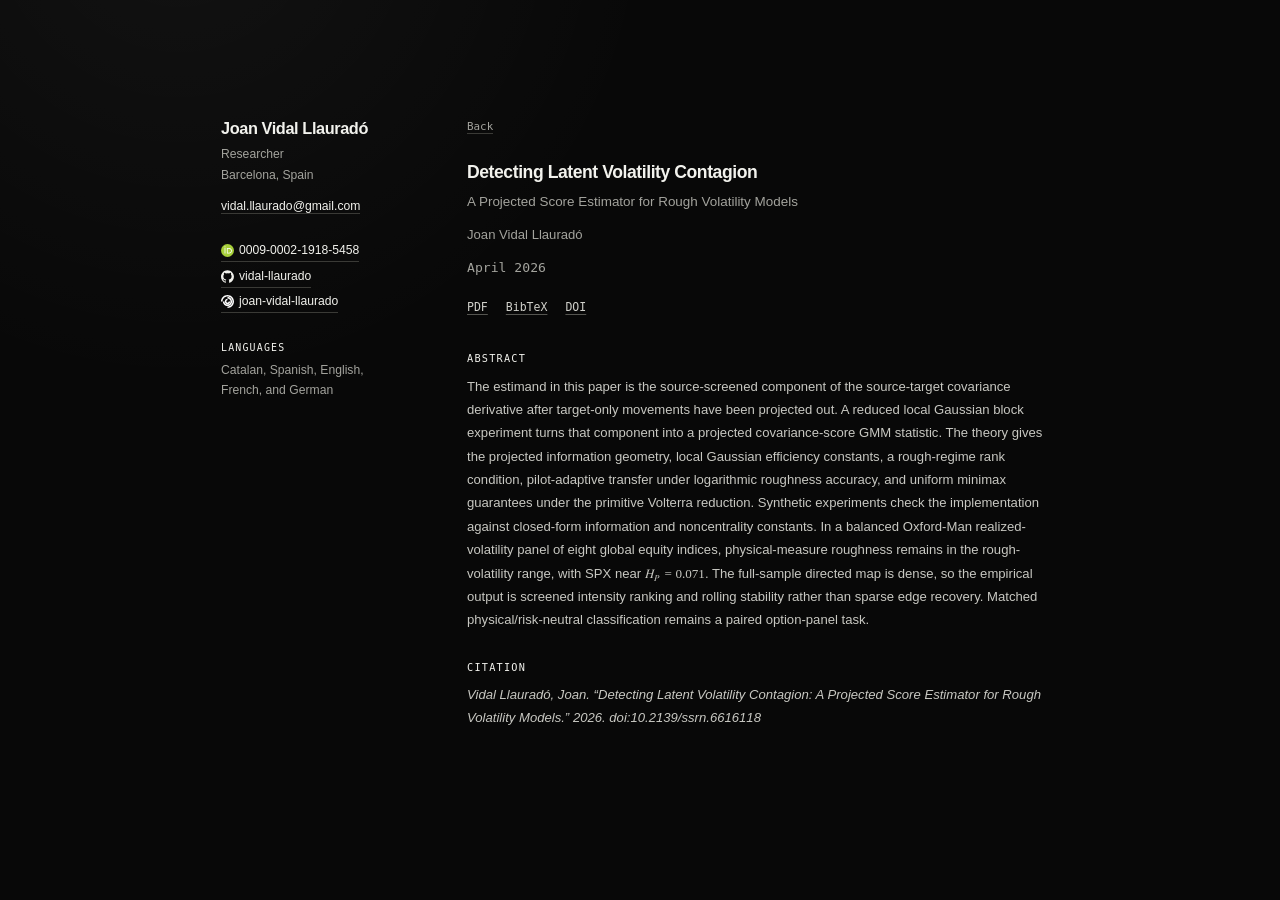
<file: papers/projected-score-estimator/index.html>
<!DOCTYPE html>

<html lang="en">
<head>
<meta charset="utf-8"/>
<meta content="width=device-width, initial-scale=1" name="viewport"/>
<title>Detecting Latent Volatility Contagion | Joan Vidal Llauradó</title>
<meta content="Constructs a projected covariance-score estimator for source-screened latent contagion; Oxford-Man evidence yields dense directed maps read through intensity and stability." name="description"/>
<meta content="index,follow" name="robots"/>
<link href="https://vidal-llaurado.github.io/papers/projected-score-estimator/" rel="canonical"/>
<link href="/assets/site-icon-jl.png" rel="icon" type="image/png"/>
<link href="/assets/styles.css?v=67452c882ca3" rel="stylesheet"/>
<meta content="Detecting Latent Volatility Contagion: A Projected Score Estimator for Rough Volatility Models" name="citation_title"/>
<meta content="Joan Vidal Llauradó" name="citation_author"/>
<meta content="2026/04" name="citation_publication_date"/>
<meta content="10.2139/ssrn.6616118" name="citation_doi"/>
<meta content="https://vidal-llaurado.github.io/papers/projected-score-estimator/projected-score-estimator.pdf" name="citation_pdf_url"/>
<meta content="https://vidal-llaurado.github.io/papers/projected-score-estimator/" name="citation_abstract_html_url"/>
<meta content="article" property="og:type"/>
<meta content="Detecting Latent Volatility Contagion" property="og:title"/>
<meta content="Constructs a projected covariance-score estimator for source-screened latent contagion; Oxford-Man evidence yields dense directed maps read through intensity and stability." property="og:description"/>
<meta content="https://vidal-llaurado.github.io/papers/projected-score-estimator/" property="og:url"/>
<script type="application/ld+json">{"@context":"https://schema.org","@type":"ScholarlyArticle","@id":"https://vidal-llaurado.github.io/papers/projected-score-estimator/#article","url":"https://vidal-llaurado.github.io/papers/projected-score-estimator/","name":"Detecting Latent Volatility Contagion: A Projected Score Estimator for Rough Volatility Models","headline":"Detecting Latent Volatility Contagion","inLanguage":"en","datePublished":"2026-04","author":{"@type":"Person","@id":"https://vidal-llaurado.github.io/#joan-vidal-llaurado","name":"Joan Vidal Llauradó","sameAs":"https://orcid.org/0009-0002-1918-5458"},"identifier":{"@type":"PropertyValue","propertyID":"DOI","value":"10.2139/ssrn.6616118"},"sameAs":"https://doi.org/10.2139/ssrn.6616118","encoding":{"@type":"MediaObject","contentUrl":"https://vidal-llaurado.github.io/papers/projected-score-estimator/projected-score-estimator.pdf","encodingFormat":"application/pdf"},"dateModified":"2026-09-20"}</script>
<meta content="#080808" name="theme-color"/>
<meta content="Joan Vidal Llauradó" name="author"/>
<meta content="Joan Vidal Llauradó" property="og:site_name"/>
<meta content="en_GB" property="og:locale"/>
<meta content="summary" name="twitter:card"/>
<meta content="Detecting Latent Volatility Contagion" name="twitter:title"/>
<meta content="Constructs a projected covariance-score estimator for source-screened latent contagion; Oxford-Man evidence yields dense directed maps read through intensity and stability." name="twitter:description"/>
</head>
<body class="paper-page"><a class="skip-link" href="#content">Skip to content</a>
<div class="page">
<div class="layout">
<aside aria-label="Profile information" class="identity"> <div class="identity-header">
<div class="identity-info"> <h1>Joan Vidal Llauradó</h1> <p class="identity-line">Researcher</p> <p class="identity-line">Barcelona, Spain</p> <p class="identity-line contact-email"><a href="mailto:vidal.llaurado@gmail.com">vidal.llaurado@gmail.com</a>
</p> </div> </div> <div class="profile-meta"> <div class="profile-links"> <p class="identity-line contact-orcid"><a class="orcid-link" href="https://orcid.org/0009-0002-1918-5458" rel="noopener noreferrer" target="_blank"><svg aria-hidden="true" class="orcid-mark" height="13" viewbox="0 0 256 256" width="13" xmlns="http://www.w3.org/2000/svg"><circle cx="128" cy="128" fill="#A6CE39" r="128"></circle><path d="M86.3 186.2H70.9V79.1h15.4v107.1zM116.1 79.1h41.4c39.6 0 57 28.3 57 53.6 0 27.5-21.5 53.6-57 53.6h-41.4V79.1zm15.4 93.3h24.5c34.9 0 42.9-26.5 42.9-39.7C198.9 115 189 93 140.9 93h-9.4v79.4zM88.7 56.8c0 5.5-4.5 10.1-10.1 10.1s-10.1-4.6-10.1-10.1c0-5.6 4.5-10.1 10.1-10.1s10.1 4.5 10.1 10.1z" fill="#fff"></path></svg><span>0009-0002-1918-5458</span></a>
</p> </div> <p class="profile-link"><a aria-label="GitHub: vidal-llaurado" href="https://github.com/vidal-llaurado" rel="noopener noreferrer" target="_blank"><svg aria-hidden="true" class="github-mark" height="13" viewbox="0 0 98 96" width="13" xmlns="http://www.w3.org/2000/svg"><path clip-rule="evenodd" d="M48.854 0C21.839 0 0 22 0 49.217c0 21.756 13.993 40.172 33.405 46.69 2.427.49 3.316-1.059 3.316-2.362 0-1.141-.08-5.052-.08-9.127-13.59 2.934-16.42-5.867-16.42-5.867-2.184-5.704-5.42-7.17-5.42-7.17-4.448-3.015.324-3.015.324-3.015 4.934.326 7.523 5.052 7.523 5.052 4.367 7.496 11.404 5.378 14.235 4.074.404-3.178 1.699-5.378 3.074-6.6-10.839-1.195-22.23-5.42-22.23-24.283 0-5.378 1.94-9.778 5.014-13.2-.485-1.222-2.184-6.275.486-13.038 0 0 4.125-1.304 13.426 5.052a46.97 46.97 0 0 1 12.214-1.73c4.125 0 8.33.571 12.213 1.73 9.302-6.356 13.427-5.052 13.427-5.052 2.67 6.763.97 11.816.485 13.038 3.155 3.422 5.015 7.822 5.015 13.2 0 18.905-11.404 23.06-22.324 24.283 1.78 1.548 3.316 4.481 3.316 9.126 0 6.6-.08 11.897-.08 13.526 0 1.304.89 2.853 3.316 2.364 19.412-6.52 33.405-24.935 33.405-46.691C97.707 22 75.788 0 48.854 0z" fill="currentColor" fill-rule="evenodd"></path></svg><span>vidal-llaurado</span></a>
</p> <p class="profile-link profile-link-secondary"><a aria-label="QuantConnect: joan-vidal-llaurado" href="https://www.quantconnect.com/u/joan-vidal-llaurado" rel="noopener noreferrer" target="_blank"><img alt="" class="quantconnect-mark" height="13" src="/assets/qc-icon.svg" width="13"/><span>joan-vidal-llaurado</span></a>
</p> <section aria-labelledby="languages-heading" class="profile-section">
<h2 id="languages-heading">Languages</h2>
<p>Catalan, Spanish, English, French, and German</p>
</section> </div> </aside>
<main id="content">
<p class="back-link"><a href="/">Back</a>
</p>
<article class="document">
<header>
<h2 class="page-title">Detecting Latent Volatility Contagion</h2>
<p class="page-subtitle">A Projected Score Estimator for Rough Volatility Models</p>
<p class="paper-byline">Joan Vidal Llauradó</p>
<p class="page-meta"><time datetime="2026-04">April 2026</time>
</p>
</header>
<nav aria-label="Paper resources" class="resource-links"><a href="/papers/projected-score-estimator/projected-score-estimator.pdf" rel="noopener noreferrer" target="_blank">PDF</a><a download="citation.bib" href="/papers/projected-score-estimator/citation.bib">BibTeX</a>
<a aria-label="doi:10.2139/ssrn.6616118" href="https://doi.org/10.2139/ssrn.6616118" rel="noopener noreferrer" target="_blank">DOI</a>
</nav>
<section aria-labelledby="abstract-heading">
<h3 id="abstract-heading">Abstract</h3>
<p>The estimand in this paper is the source-screened component of the source-target covariance derivative after target-only movements have been projected out. A reduced local Gaussian block experiment turns that component into a projected covariance-score GMM statistic. The theory gives the projected information geometry, local Gaussian efficiency constants, a rough-regime rank condition, pilot-adaptive transfer under logarithmic roughness accuracy, and uniform minimax guarantees under the primitive Volterra reduction. Synthetic experiments check the implementation against closed-form information and noncentrality constants. In a balanced Oxford-Man realized-volatility panel of eight global equity indices, physical-measure roughness remains in the rough-volatility range, with SPX near <math display="inline" xmlns="http://www.w3.org/1998/Math/MathML"><mrow><msub><mi>H</mi><mrow><mi mathvariant="double-struck">P</mi></mrow></msub><mo>=</mo><mn>0.071</mn></mrow></math>. The full-sample directed map is dense, so the empirical output is screened intensity ranking and rolling stability rather than sparse edge recovery. Matched physical/risk-neutral classification remains a paired option-panel task.</p>
</section>
<section aria-labelledby="citation-heading">
<h3 id="citation-heading">Citation</h3><pre class="citation-block"><code>Vidal Llauradó, Joan. “Detecting Latent Volatility Contagion: A Projected Score Estimator for Rough Volatility Models.” 2026. doi:10.2139/ssrn.6616118</code></pre>
</section>
</article>
</main>
</div>
</div>
</body>
</html>
</file>
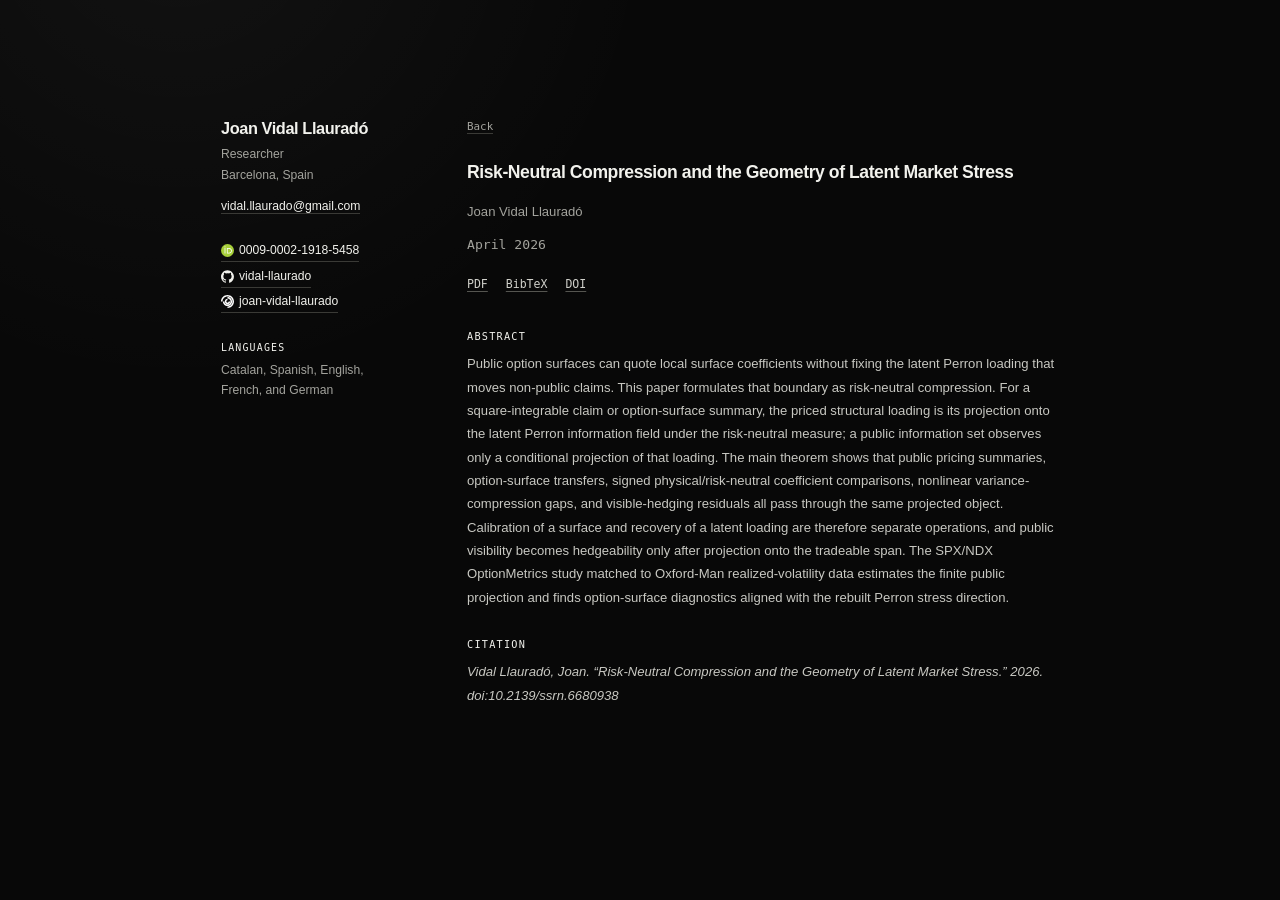
<file: papers/risk-neutral-compression/index.html>
<!DOCTYPE html>

<html lang="en">
<head>
<meta charset="utf-8"/>
<meta content="width=device-width, initial-scale=1" name="viewport"/>
<title>Risk-Neutral Compression and the Geometry of Latent Market Stress | Joan Vidal Llauradó</title>
<meta content="Formulates risk-neutral compression: public option surfaces observe conditional projections of latent Perron loadings, with SPX/NDX evidence from matched options and realized-volatility data." name="description"/>
<meta content="index,follow" name="robots"/>
<link href="https://vidal-llaurado.github.io/papers/risk-neutral-compression/" rel="canonical"/>
<link href="/assets/site-icon-jl.png" rel="icon" type="image/png"/>
<link href="/assets/styles.css?v=67452c882ca3" rel="stylesheet"/>
<meta content="Risk-Neutral Compression and the Geometry of Latent Market Stress" name="citation_title"/>
<meta content="Joan Vidal Llauradó" name="citation_author"/>
<meta content="2026/04" name="citation_publication_date"/>
<meta content="10.2139/ssrn.6680938" name="citation_doi"/>
<meta content="https://vidal-llaurado.github.io/papers/risk-neutral-compression/risk-neutral-compression.pdf" name="citation_pdf_url"/>
<meta content="https://vidal-llaurado.github.io/papers/risk-neutral-compression/" name="citation_abstract_html_url"/>
<meta content="article" property="og:type"/>
<meta content="Risk-Neutral Compression and the Geometry of Latent Market Stress" property="og:title"/>
<meta content="Formulates risk-neutral compression: public option surfaces observe conditional projections of latent Perron loadings, with SPX/NDX evidence from matched options and realized-volatility data." property="og:description"/>
<meta content="https://vidal-llaurado.github.io/papers/risk-neutral-compression/" property="og:url"/>
<script type="application/ld+json">{"@context":"https://schema.org","@type":"ScholarlyArticle","@id":"https://vidal-llaurado.github.io/papers/risk-neutral-compression/#article","url":"https://vidal-llaurado.github.io/papers/risk-neutral-compression/","name":"Risk-Neutral Compression and the Geometry of Latent Market Stress","headline":"Risk-Neutral Compression and the Geometry of Latent Market Stress","inLanguage":"en","datePublished":"2026-04","author":{"@type":"Person","@id":"https://vidal-llaurado.github.io/#joan-vidal-llaurado","name":"Joan Vidal Llauradó","sameAs":"https://orcid.org/0009-0002-1918-5458"},"identifier":{"@type":"PropertyValue","propertyID":"DOI","value":"10.2139/ssrn.6680938"},"sameAs":"https://doi.org/10.2139/ssrn.6680938","encoding":{"@type":"MediaObject","contentUrl":"https://vidal-llaurado.github.io/papers/risk-neutral-compression/risk-neutral-compression.pdf","encodingFormat":"application/pdf"},"dateModified":"2026-09-20"}</script>
<meta content="#080808" name="theme-color"/>
<meta content="Joan Vidal Llauradó" name="author"/>
<meta content="Joan Vidal Llauradó" property="og:site_name"/>
<meta content="en_GB" property="og:locale"/>
<meta content="summary" name="twitter:card"/>
<meta content="Risk-Neutral Compression and the Geometry of Latent Market Stress" name="twitter:title"/>
<meta content="Formulates risk-neutral compression: public option surfaces observe conditional projections of latent Perron loadings, with SPX/NDX evidence from matched options and realized-volatility data." name="twitter:description"/>
</head>
<body class="paper-page"><a class="skip-link" href="#content">Skip to content</a>
<div class="page">
<div class="layout">
<aside aria-label="Profile information" class="identity"> <div class="identity-header">
<div class="identity-info"> <h1>Joan Vidal Llauradó</h1> <p class="identity-line">Researcher</p> <p class="identity-line">Barcelona, Spain</p> <p class="identity-line contact-email"><a href="mailto:vidal.llaurado@gmail.com">vidal.llaurado@gmail.com</a>
</p> </div> </div> <div class="profile-meta"> <div class="profile-links"> <p class="identity-line contact-orcid"><a class="orcid-link" href="https://orcid.org/0009-0002-1918-5458" rel="noopener noreferrer" target="_blank"><svg aria-hidden="true" class="orcid-mark" height="13" viewbox="0 0 256 256" width="13" xmlns="http://www.w3.org/2000/svg"><circle cx="128" cy="128" fill="#A6CE39" r="128"></circle><path d="M86.3 186.2H70.9V79.1h15.4v107.1zM116.1 79.1h41.4c39.6 0 57 28.3 57 53.6 0 27.5-21.5 53.6-57 53.6h-41.4V79.1zm15.4 93.3h24.5c34.9 0 42.9-26.5 42.9-39.7C198.9 115 189 93 140.9 93h-9.4v79.4zM88.7 56.8c0 5.5-4.5 10.1-10.1 10.1s-10.1-4.6-10.1-10.1c0-5.6 4.5-10.1 10.1-10.1s10.1 4.5 10.1 10.1z" fill="#fff"></path></svg><span>0009-0002-1918-5458</span></a>
</p> </div> <p class="profile-link"><a aria-label="GitHub: vidal-llaurado" href="https://github.com/vidal-llaurado" rel="noopener noreferrer" target="_blank"><svg aria-hidden="true" class="github-mark" height="13" viewbox="0 0 98 96" width="13" xmlns="http://www.w3.org/2000/svg"><path clip-rule="evenodd" d="M48.854 0C21.839 0 0 22 0 49.217c0 21.756 13.993 40.172 33.405 46.69 2.427.49 3.316-1.059 3.316-2.362 0-1.141-.08-5.052-.08-9.127-13.59 2.934-16.42-5.867-16.42-5.867-2.184-5.704-5.42-7.17-5.42-7.17-4.448-3.015.324-3.015.324-3.015 4.934.326 7.523 5.052 7.523 5.052 4.367 7.496 11.404 5.378 14.235 4.074.404-3.178 1.699-5.378 3.074-6.6-10.839-1.195-22.23-5.42-22.23-24.283 0-5.378 1.94-9.778 5.014-13.2-.485-1.222-2.184-6.275.486-13.038 0 0 4.125-1.304 13.426 5.052a46.97 46.97 0 0 1 12.214-1.73c4.125 0 8.33.571 12.213 1.73 9.302-6.356 13.427-5.052 13.427-5.052 2.67 6.763.97 11.816.485 13.038 3.155 3.422 5.015 7.822 5.015 13.2 0 18.905-11.404 23.06-22.324 24.283 1.78 1.548 3.316 4.481 3.316 9.126 0 6.6-.08 11.897-.08 13.526 0 1.304.89 2.853 3.316 2.364 19.412-6.52 33.405-24.935 33.405-46.691C97.707 22 75.788 0 48.854 0z" fill="currentColor" fill-rule="evenodd"></path></svg><span>vidal-llaurado</span></a>
</p> <p class="profile-link profile-link-secondary"><a aria-label="QuantConnect: joan-vidal-llaurado" href="https://www.quantconnect.com/u/joan-vidal-llaurado" rel="noopener noreferrer" target="_blank"><img alt="" class="quantconnect-mark" height="13" src="/assets/qc-icon.svg" width="13"/><span>joan-vidal-llaurado</span></a>
</p> <section aria-labelledby="languages-heading" class="profile-section">
<h2 id="languages-heading">Languages</h2>
<p>Catalan, Spanish, English, French, and German</p>
</section> </div> </aside>
<main id="content">
<p class="back-link"><a href="/">Back</a>
</p>
<article class="document">
<header>
<h2 class="page-title">Risk-Neutral Compression and the Geometry of Latent Market Stress</h2>
<p class="paper-byline">Joan Vidal Llauradó</p>
<p class="page-meta"><time datetime="2026-04">April 2026</time>
</p>
</header>
<nav aria-label="Paper resources" class="resource-links"><a href="/papers/risk-neutral-compression/risk-neutral-compression.pdf" rel="noopener noreferrer" target="_blank">PDF</a><a download="citation.bib" href="/papers/risk-neutral-compression/citation.bib">BibTeX</a>
<a aria-label="doi:10.2139/ssrn.6680938" href="https://doi.org/10.2139/ssrn.6680938" rel="noopener noreferrer" target="_blank">DOI</a>
</nav>
<section aria-labelledby="abstract-heading">
<h3 id="abstract-heading">Abstract</h3>
<p>Public option surfaces can quote local surface coefficients without fixing the latent Perron loading that moves non-public claims. This paper formulates that boundary as risk-neutral compression. For a square-integrable claim or option-surface summary, the priced structural loading is its projection onto the latent Perron information field under the risk-neutral measure; a public information set observes only a conditional projection of that loading. The main theorem shows that public pricing summaries, option-surface transfers, signed physical/risk-neutral coefficient comparisons, nonlinear variance-compression gaps, and visible-hedging residuals all pass through the same projected object. Calibration of a surface and recovery of a latent loading are therefore separate operations, and public visibility becomes hedgeability only after projection onto the tradeable span. The SPX/NDX OptionMetrics study matched to Oxford-Man realized-volatility data estimates the finite public projection and finds option-surface diagnostics aligned with the rebuilt Perron stress direction.</p>
</section>
<section aria-labelledby="citation-heading">
<h3 id="citation-heading">Citation</h3><pre class="citation-block"><code>Vidal Llauradó, Joan. “Risk-Neutral Compression and the Geometry of Latent Market Stress.” 2026. doi:10.2139/ssrn.6680938</code></pre>
</section>
</article>
</main>
</div>
</div>
</body>
</html>
</file>
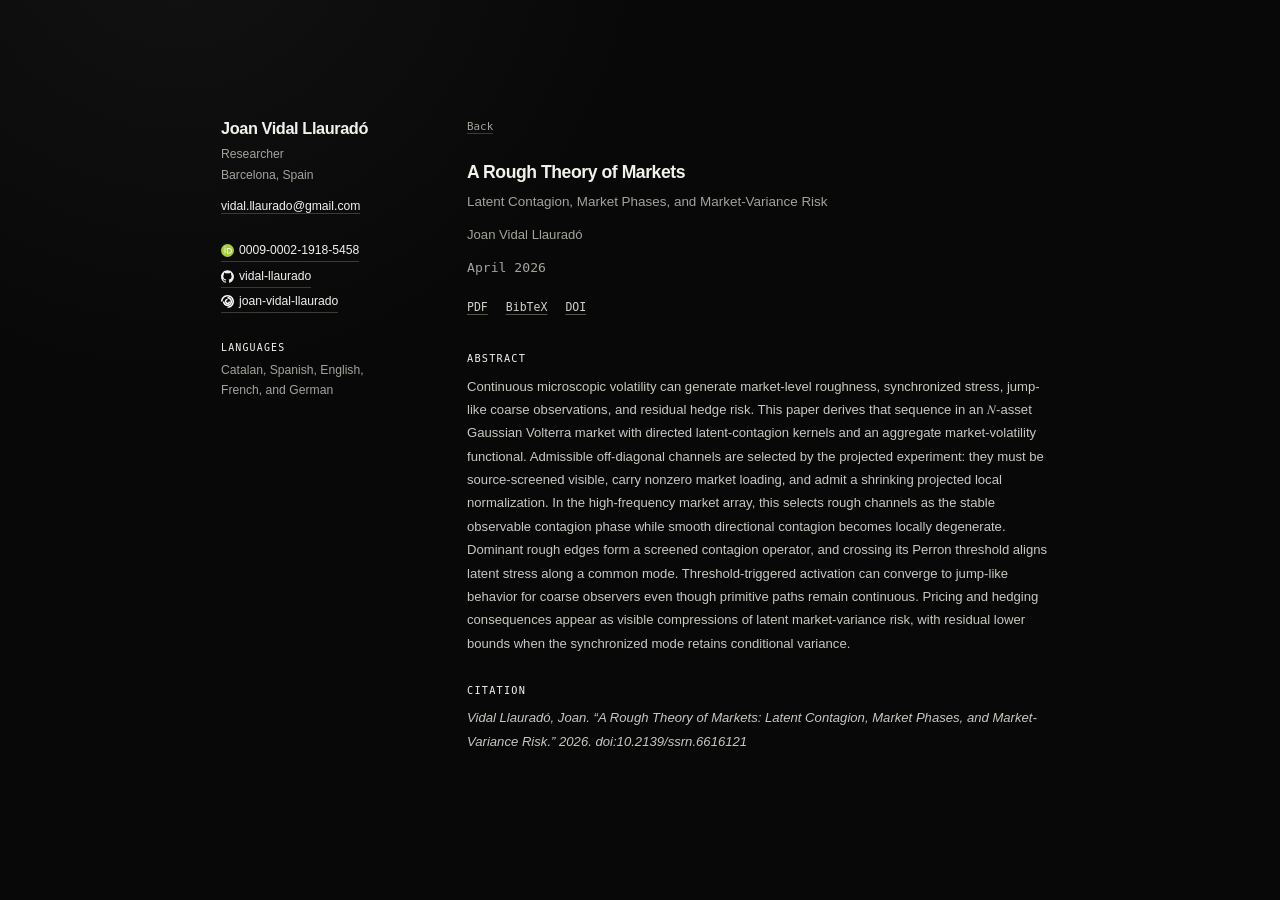
<file: papers/rough-theory-of-markets/index.html>
<!DOCTYPE html>

<html lang="en">
<head>
<meta charset="utf-8"/>
<meta content="width=device-width, initial-scale=1" name="viewport"/>
<title>A Rough Theory of Markets | Joan Vidal Llauradó</title>
<meta content="Derives market roughness, Perron synchronization, jump-like coarse observations, and incomplete visible hedging from directed Gaussian Volterra contagion." name="description"/>
<meta content="index,follow" name="robots"/>
<link href="https://vidal-llaurado.github.io/papers/rough-theory-of-markets/" rel="canonical"/>
<link href="/assets/site-icon-jl.png" rel="icon" type="image/png"/>
<link href="/assets/styles.css?v=67452c882ca3" rel="stylesheet"/>
<meta content="A Rough Theory of Markets: Latent Contagion, Market Phases, and Market-Variance Risk" name="citation_title"/>
<meta content="Joan Vidal Llauradó" name="citation_author"/>
<meta content="2026/04" name="citation_publication_date"/>
<meta content="10.2139/ssrn.6616121" name="citation_doi"/>
<meta content="https://vidal-llaurado.github.io/papers/rough-theory-of-markets/rough-theory-of-markets.pdf" name="citation_pdf_url"/>
<meta content="https://vidal-llaurado.github.io/papers/rough-theory-of-markets/" name="citation_abstract_html_url"/>
<meta content="article" property="og:type"/>
<meta content="A Rough Theory of Markets" property="og:title"/>
<meta content="Derives market roughness, Perron synchronization, jump-like coarse observations, and incomplete visible hedging from directed Gaussian Volterra contagion." property="og:description"/>
<meta content="https://vidal-llaurado.github.io/papers/rough-theory-of-markets/" property="og:url"/>
<script type="application/ld+json">{"@context":"https://schema.org","@type":"ScholarlyArticle","@id":"https://vidal-llaurado.github.io/papers/rough-theory-of-markets/#article","url":"https://vidal-llaurado.github.io/papers/rough-theory-of-markets/","name":"A Rough Theory of Markets: Latent Contagion, Market Phases, and Market-Variance Risk","headline":"A Rough Theory of Markets","inLanguage":"en","datePublished":"2026-04","author":{"@type":"Person","@id":"https://vidal-llaurado.github.io/#joan-vidal-llaurado","name":"Joan Vidal Llauradó","sameAs":"https://orcid.org/0009-0002-1918-5458"},"identifier":{"@type":"PropertyValue","propertyID":"DOI","value":"10.2139/ssrn.6616121"},"sameAs":"https://doi.org/10.2139/ssrn.6616121","encoding":{"@type":"MediaObject","contentUrl":"https://vidal-llaurado.github.io/papers/rough-theory-of-markets/rough-theory-of-markets.pdf","encodingFormat":"application/pdf"},"dateModified":"2026-09-20"}</script>
<meta content="#080808" name="theme-color"/>
<meta content="Joan Vidal Llauradó" name="author"/>
<meta content="Joan Vidal Llauradó" property="og:site_name"/>
<meta content="en_GB" property="og:locale"/>
<meta content="summary" name="twitter:card"/>
<meta content="A Rough Theory of Markets" name="twitter:title"/>
<meta content="Derives market roughness, Perron synchronization, jump-like coarse observations, and incomplete visible hedging from directed Gaussian Volterra contagion." name="twitter:description"/>
</head>
<body class="paper-page"><a class="skip-link" href="#content">Skip to content</a>
<div class="page">
<div class="layout">
<aside aria-label="Profile information" class="identity"> <div class="identity-header">
<div class="identity-info"> <h1>Joan Vidal Llauradó</h1> <p class="identity-line">Researcher</p> <p class="identity-line">Barcelona, Spain</p> <p class="identity-line contact-email"><a href="mailto:vidal.llaurado@gmail.com">vidal.llaurado@gmail.com</a>
</p> </div> </div> <div class="profile-meta"> <div class="profile-links"> <p class="identity-line contact-orcid"><a class="orcid-link" href="https://orcid.org/0009-0002-1918-5458" rel="noopener noreferrer" target="_blank"><svg aria-hidden="true" class="orcid-mark" height="13" viewbox="0 0 256 256" width="13" xmlns="http://www.w3.org/2000/svg"><circle cx="128" cy="128" fill="#A6CE39" r="128"></circle><path d="M86.3 186.2H70.9V79.1h15.4v107.1zM116.1 79.1h41.4c39.6 0 57 28.3 57 53.6 0 27.5-21.5 53.6-57 53.6h-41.4V79.1zm15.4 93.3h24.5c34.9 0 42.9-26.5 42.9-39.7C198.9 115 189 93 140.9 93h-9.4v79.4zM88.7 56.8c0 5.5-4.5 10.1-10.1 10.1s-10.1-4.6-10.1-10.1c0-5.6 4.5-10.1 10.1-10.1s10.1 4.5 10.1 10.1z" fill="#fff"></path></svg><span>0009-0002-1918-5458</span></a>
</p> </div> <p class="profile-link"><a aria-label="GitHub: vidal-llaurado" href="https://github.com/vidal-llaurado" rel="noopener noreferrer" target="_blank"><svg aria-hidden="true" class="github-mark" height="13" viewbox="0 0 98 96" width="13" xmlns="http://www.w3.org/2000/svg"><path clip-rule="evenodd" d="M48.854 0C21.839 0 0 22 0 49.217c0 21.756 13.993 40.172 33.405 46.69 2.427.49 3.316-1.059 3.316-2.362 0-1.141-.08-5.052-.08-9.127-13.59 2.934-16.42-5.867-16.42-5.867-2.184-5.704-5.42-7.17-5.42-7.17-4.448-3.015.324-3.015.324-3.015 4.934.326 7.523 5.052 7.523 5.052 4.367 7.496 11.404 5.378 14.235 4.074.404-3.178 1.699-5.378 3.074-6.6-10.839-1.195-22.23-5.42-22.23-24.283 0-5.378 1.94-9.778 5.014-13.2-.485-1.222-2.184-6.275.486-13.038 0 0 4.125-1.304 13.426 5.052a46.97 46.97 0 0 1 12.214-1.73c4.125 0 8.33.571 12.213 1.73 9.302-6.356 13.427-5.052 13.427-5.052 2.67 6.763.97 11.816.485 13.038 3.155 3.422 5.015 7.822 5.015 13.2 0 18.905-11.404 23.06-22.324 24.283 1.78 1.548 3.316 4.481 3.316 9.126 0 6.6-.08 11.897-.08 13.526 0 1.304.89 2.853 3.316 2.364 19.412-6.52 33.405-24.935 33.405-46.691C97.707 22 75.788 0 48.854 0z" fill="currentColor" fill-rule="evenodd"></path></svg><span>vidal-llaurado</span></a>
</p> <p class="profile-link profile-link-secondary"><a aria-label="QuantConnect: joan-vidal-llaurado" href="https://www.quantconnect.com/u/joan-vidal-llaurado" rel="noopener noreferrer" target="_blank"><img alt="" class="quantconnect-mark" height="13" src="/assets/qc-icon.svg" width="13"/><span>joan-vidal-llaurado</span></a>
</p> <section aria-labelledby="languages-heading" class="profile-section">
<h2 id="languages-heading">Languages</h2>
<p>Catalan, Spanish, English, French, and German</p>
</section> </div> </aside>
<main id="content">
<p class="back-link"><a href="/">Back</a>
</p>
<article class="document">
<header>
<h2 class="page-title">A Rough Theory of Markets</h2>
<p class="page-subtitle">Latent Contagion, Market Phases, and Market-Variance Risk</p>
<p class="paper-byline">Joan Vidal Llauradó</p>
<p class="page-meta"><time datetime="2026-04">April 2026</time>
</p>
</header>
<nav aria-label="Paper resources" class="resource-links"><a href="/papers/rough-theory-of-markets/rough-theory-of-markets.pdf" rel="noopener noreferrer" target="_blank">PDF</a><a download="citation.bib" href="/papers/rough-theory-of-markets/citation.bib">BibTeX</a>
<a aria-label="doi:10.2139/ssrn.6616121" href="https://doi.org/10.2139/ssrn.6616121" rel="noopener noreferrer" target="_blank">DOI</a>
</nav>
<section aria-labelledby="abstract-heading">
<h3 id="abstract-heading">Abstract</h3>
<p>Continuous microscopic volatility can generate market-level roughness, synchronized stress, jump-like coarse observations, and residual hedge risk. This paper derives that sequence in an <span class="math-term"><math display="inline" xmlns="http://www.w3.org/1998/Math/MathML"><mrow><mi>N</mi></mrow></math>-asset</span> Gaussian Volterra market with directed latent-contagion kernels and an aggregate market-volatility functional. Admissible off-diagonal channels are selected by the projected experiment: they must be source-screened visible, carry nonzero market loading, and admit a shrinking projected local normalization. In the high-frequency market array, this selects rough channels as the stable observable contagion phase while smooth directional contagion becomes locally degenerate. Dominant rough edges form a screened contagion operator, and crossing its Perron threshold aligns latent stress along a common mode. Threshold-triggered activation can converge to jump-like behavior for coarse observers even though primitive paths remain continuous. Pricing and hedging consequences appear as visible compressions of latent market-variance risk, with residual lower bounds when the synchronized mode retains conditional variance.</p>
</section>
<section aria-labelledby="citation-heading">
<h3 id="citation-heading">Citation</h3><pre class="citation-block"><code>Vidal Llauradó, Joan. “A Rough Theory of Markets: Latent Contagion, Market Phases, and Market-Variance Risk.” 2026. doi:10.2139/ssrn.6616121</code></pre>
</section>
</article>
</main>
</div>
</div>
</body>
</html>
</file>
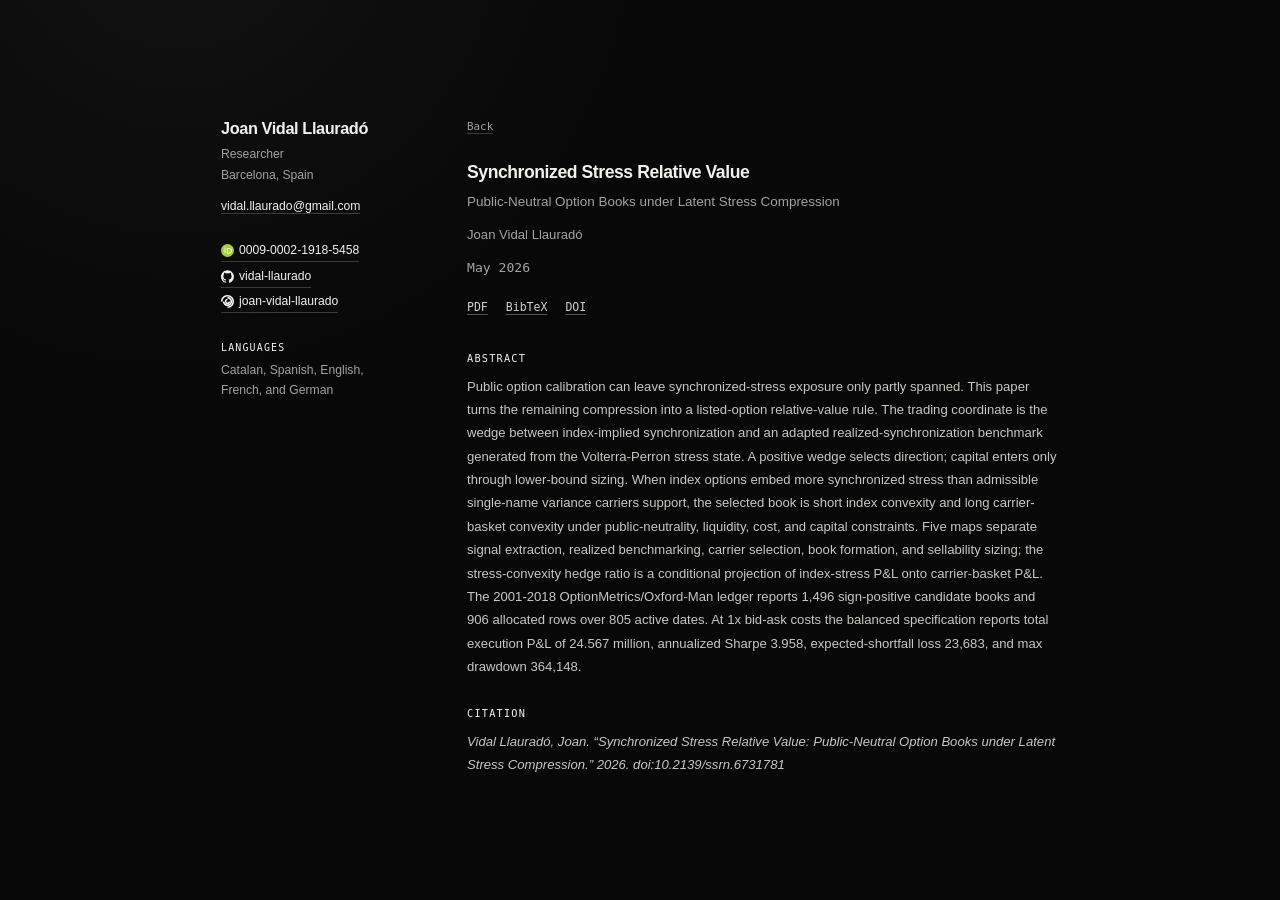
<file: papers/synchronized-stress-relative-value/index.html>
<!DOCTYPE html>

<html lang="en">
<head>
<meta charset="utf-8"/>
<meta content="width=device-width, initial-scale=1" name="viewport"/>
<title>Synchronized Stress Relative Value | Joan Vidal Llauradó</title>
<meta content="Builds a public-neutral listed-option rule that sells index synchronization convexity against carrier-basket convexity only after an adapted lower-bound sellability gate is positive." name="description"/>
<meta content="index,follow" name="robots"/>
<link href="https://vidal-llaurado.github.io/papers/synchronized-stress-relative-value/" rel="canonical"/>
<link href="/assets/site-icon-jl.png" rel="icon" type="image/png"/>
<link href="/assets/styles.css?v=67452c882ca3" rel="stylesheet"/>
<meta content="Synchronized Stress Relative Value: Public-Neutral Option Books under Latent Stress Compression" name="citation_title"/>
<meta content="Joan Vidal Llauradó" name="citation_author"/>
<meta content="2026/05" name="citation_publication_date"/>
<meta content="10.2139/ssrn.6731781" name="citation_doi"/>
<meta content="https://vidal-llaurado.github.io/papers/synchronized-stress-relative-value/synchronized-stress-relative-value.pdf" name="citation_pdf_url"/>
<meta content="https://vidal-llaurado.github.io/papers/synchronized-stress-relative-value/" name="citation_abstract_html_url"/>
<meta content="article" property="og:type"/>
<meta content="Synchronized Stress Relative Value" property="og:title"/>
<meta content="Builds a public-neutral listed-option rule that sells index synchronization convexity against carrier-basket convexity only after an adapted lower-bound sellability gate is positive." property="og:description"/>
<meta content="https://vidal-llaurado.github.io/papers/synchronized-stress-relative-value/" property="og:url"/>
<script type="application/ld+json">{"@context":"https://schema.org","@type":"ScholarlyArticle","@id":"https://vidal-llaurado.github.io/papers/synchronized-stress-relative-value/#article","url":"https://vidal-llaurado.github.io/papers/synchronized-stress-relative-value/","name":"Synchronized Stress Relative Value: Public-Neutral Option Books under Latent Stress Compression","headline":"Synchronized Stress Relative Value","inLanguage":"en","datePublished":"2026-05","author":{"@type":"Person","@id":"https://vidal-llaurado.github.io/#joan-vidal-llaurado","name":"Joan Vidal Llauradó","sameAs":"https://orcid.org/0009-0002-1918-5458"},"identifier":{"@type":"PropertyValue","propertyID":"DOI","value":"10.2139/ssrn.6731781"},"sameAs":"https://doi.org/10.2139/ssrn.6731781","encoding":{"@type":"MediaObject","contentUrl":"https://vidal-llaurado.github.io/papers/synchronized-stress-relative-value/synchronized-stress-relative-value.pdf","encodingFormat":"application/pdf"},"dateModified":"2026-09-20"}</script>
<meta content="#080808" name="theme-color"/>
<meta content="Joan Vidal Llauradó" name="author"/>
<meta content="Joan Vidal Llauradó" property="og:site_name"/>
<meta content="en_GB" property="og:locale"/>
<meta content="summary" name="twitter:card"/>
<meta content="Synchronized Stress Relative Value" name="twitter:title"/>
<meta content="Builds a public-neutral listed-option rule that sells index synchronization convexity against carrier-basket convexity only after an adapted lower-bound sellability gate is positive." name="twitter:description"/>
</head>
<body class="paper-page"><a class="skip-link" href="#content">Skip to content</a>
<div class="page">
<div class="layout">
<aside aria-label="Profile information" class="identity"> <div class="identity-header">
<div class="identity-info"> <h1>Joan Vidal Llauradó</h1> <p class="identity-line">Researcher</p> <p class="identity-line">Barcelona, Spain</p> <p class="identity-line contact-email"><a href="mailto:vidal.llaurado@gmail.com">vidal.llaurado@gmail.com</a>
</p> </div> </div> <div class="profile-meta"> <div class="profile-links"> <p class="identity-line contact-orcid"><a class="orcid-link" href="https://orcid.org/0009-0002-1918-5458" rel="noopener noreferrer" target="_blank"><svg aria-hidden="true" class="orcid-mark" height="13" viewbox="0 0 256 256" width="13" xmlns="http://www.w3.org/2000/svg"><circle cx="128" cy="128" fill="#A6CE39" r="128"></circle><path d="M86.3 186.2H70.9V79.1h15.4v107.1zM116.1 79.1h41.4c39.6 0 57 28.3 57 53.6 0 27.5-21.5 53.6-57 53.6h-41.4V79.1zm15.4 93.3h24.5c34.9 0 42.9-26.5 42.9-39.7C198.9 115 189 93 140.9 93h-9.4v79.4zM88.7 56.8c0 5.5-4.5 10.1-10.1 10.1s-10.1-4.6-10.1-10.1c0-5.6 4.5-10.1 10.1-10.1s10.1 4.5 10.1 10.1z" fill="#fff"></path></svg><span>0009-0002-1918-5458</span></a>
</p> </div> <p class="profile-link"><a aria-label="GitHub: vidal-llaurado" href="https://github.com/vidal-llaurado" rel="noopener noreferrer" target="_blank"><svg aria-hidden="true" class="github-mark" height="13" viewbox="0 0 98 96" width="13" xmlns="http://www.w3.org/2000/svg"><path clip-rule="evenodd" d="M48.854 0C21.839 0 0 22 0 49.217c0 21.756 13.993 40.172 33.405 46.69 2.427.49 3.316-1.059 3.316-2.362 0-1.141-.08-5.052-.08-9.127-13.59 2.934-16.42-5.867-16.42-5.867-2.184-5.704-5.42-7.17-5.42-7.17-4.448-3.015.324-3.015.324-3.015 4.934.326 7.523 5.052 7.523 5.052 4.367 7.496 11.404 5.378 14.235 4.074.404-3.178 1.699-5.378 3.074-6.6-10.839-1.195-22.23-5.42-22.23-24.283 0-5.378 1.94-9.778 5.014-13.2-.485-1.222-2.184-6.275.486-13.038 0 0 4.125-1.304 13.426 5.052a46.97 46.97 0 0 1 12.214-1.73c4.125 0 8.33.571 12.213 1.73 9.302-6.356 13.427-5.052 13.427-5.052 2.67 6.763.97 11.816.485 13.038 3.155 3.422 5.015 7.822 5.015 13.2 0 18.905-11.404 23.06-22.324 24.283 1.78 1.548 3.316 4.481 3.316 9.126 0 6.6-.08 11.897-.08 13.526 0 1.304.89 2.853 3.316 2.364 19.412-6.52 33.405-24.935 33.405-46.691C97.707 22 75.788 0 48.854 0z" fill="currentColor" fill-rule="evenodd"></path></svg><span>vidal-llaurado</span></a>
</p> <p class="profile-link profile-link-secondary"><a aria-label="QuantConnect: joan-vidal-llaurado" href="https://www.quantconnect.com/u/joan-vidal-llaurado" rel="noopener noreferrer" target="_blank"><img alt="" class="quantconnect-mark" height="13" src="/assets/qc-icon.svg" width="13"/><span>joan-vidal-llaurado</span></a>
</p> <section aria-labelledby="languages-heading" class="profile-section">
<h2 id="languages-heading">Languages</h2>
<p>Catalan, Spanish, English, French, and German</p>
</section> </div> </aside>
<main id="content">
<p class="back-link"><a href="/">Back</a>
</p>
<article class="document">
<header>
<h2 class="page-title">Synchronized Stress Relative Value</h2>
<p class="page-subtitle">Public-Neutral Option Books under Latent Stress Compression</p>
<p class="paper-byline">Joan Vidal Llauradó</p>
<p class="page-meta"><time datetime="2026-05">May 2026</time>
</p>
</header>
<nav aria-label="Paper resources" class="resource-links"><a href="/papers/synchronized-stress-relative-value/synchronized-stress-relative-value.pdf" rel="noopener noreferrer" target="_blank">PDF</a><a download="citation.bib" href="/papers/synchronized-stress-relative-value/citation.bib">BibTeX</a>
<a aria-label="doi:10.2139/ssrn.6731781" href="https://doi.org/10.2139/ssrn.6731781" rel="noopener noreferrer" target="_blank">DOI</a>
</nav>
<section aria-labelledby="abstract-heading">
<h3 id="abstract-heading">Abstract</h3>
<p>Public option calibration can leave synchronized-stress exposure only partly spanned. This paper turns the remaining compression into a listed-option relative-value rule. The trading coordinate is the wedge between index-implied synchronization and an adapted realized-synchronization benchmark generated from the Volterra-Perron stress state. A positive wedge selects direction; capital enters only through lower-bound sizing. When index options embed more synchronized stress than admissible single-name variance carriers support, the selected book is short index convexity and long carrier-basket convexity under public-neutrality, liquidity, cost, and capital constraints. Five maps separate signal extraction, realized benchmarking, carrier selection, book formation, and sellability sizing; the stress-convexity hedge ratio is a conditional projection of index-stress P&amp;L onto carrier-basket P&amp;L. The 2001-2018 OptionMetrics/Oxford-Man ledger reports 1,496 sign-positive candidate books and 906 allocated rows over 805 active dates. At 1x bid-ask costs the balanced specification reports total execution P&amp;L of 24.567 million, annualized Sharpe 3.958, expected-shortfall loss 23,683, and max drawdown 364,148.</p>
</section>
<section aria-labelledby="citation-heading">
<h3 id="citation-heading">Citation</h3><pre class="citation-block"><code>Vidal Llauradó, Joan. “Synchronized Stress Relative Value: Public-Neutral Option Books under Latent Stress Compression.” 2026. doi:10.2139/ssrn.6731781</code></pre>
</section>
</article>
</main>
</div>
</div>
</body>
</html>
</file>
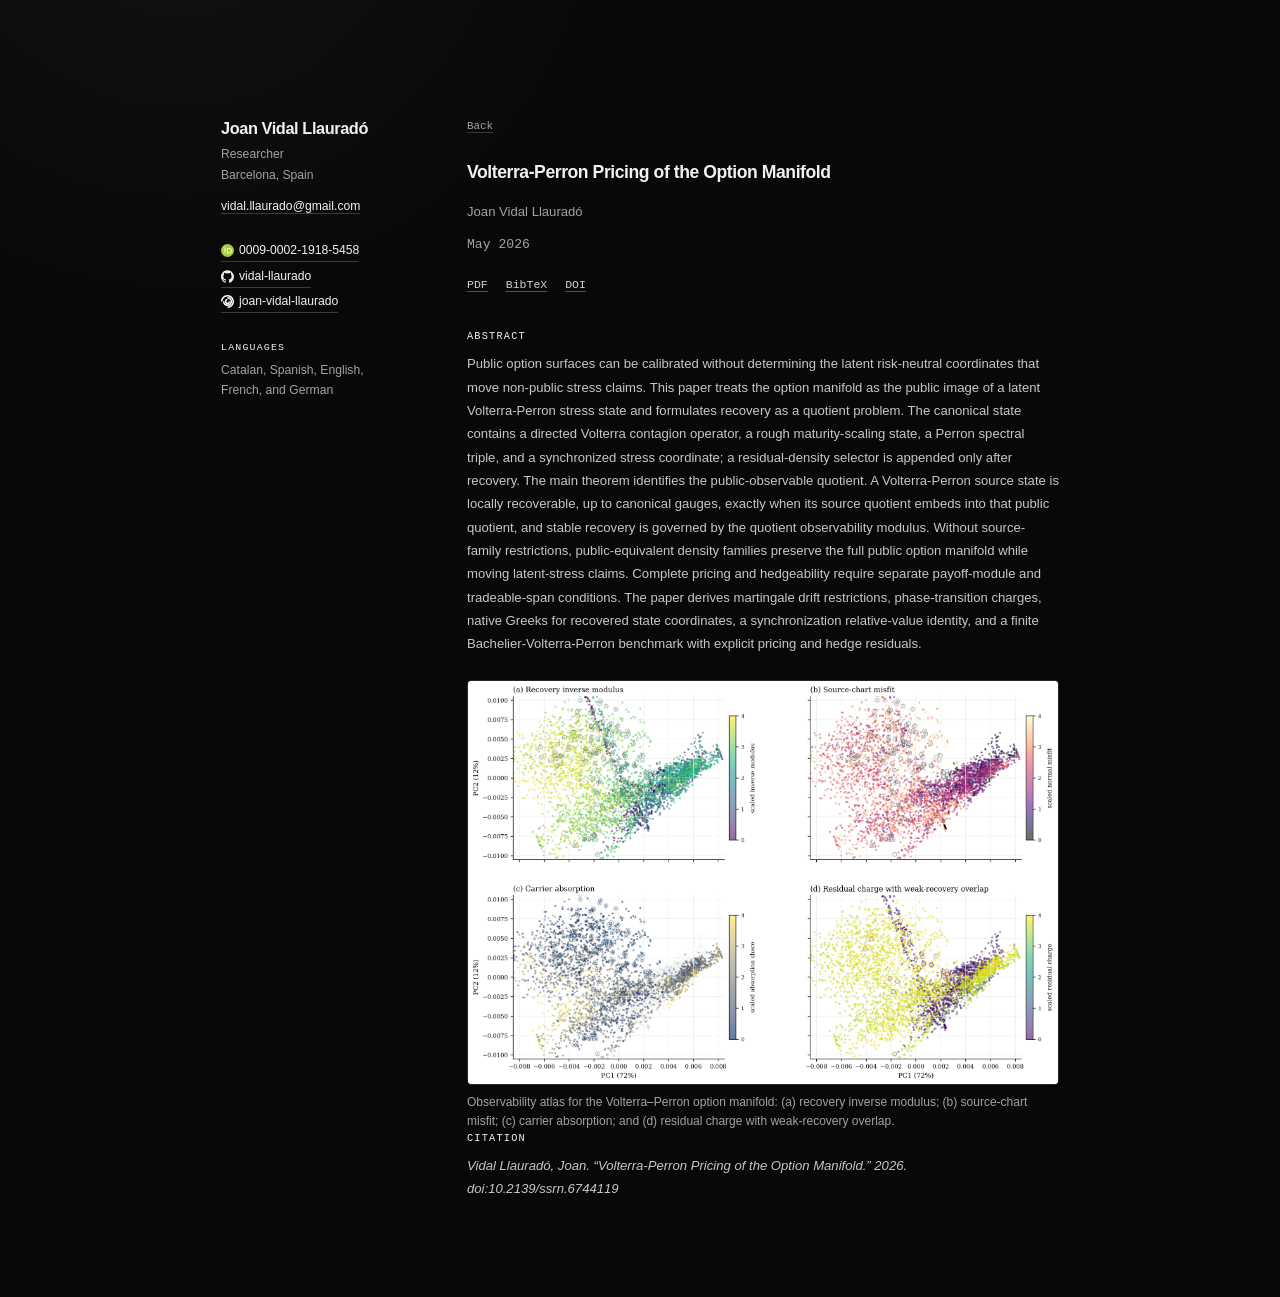
<file: papers/volterra-perron-option-manifold/index.html>
<!DOCTYPE html>

<html lang="en">
<head>
<meta charset="utf-8"/>
<meta content="width=device-width, initial-scale=1" name="viewport"/>
<title>Volterra-Perron Pricing of the Option Manifold | Joan Vidal Llauradó</title>
<meta content="Formulates option surfaces as the public quotient of a latent Volterra-Perron state, deriving recovery, residual-pricing, native-Greek, synchronization, and finite-benchmark results." name="description"/>
<meta content="index,follow" name="robots"/>
<link href="https://vidal-llaurado.github.io/papers/volterra-perron-option-manifold/" rel="canonical"/>
<link href="/assets/site-icon-jl.png" rel="icon" type="image/png"/>
<link href="/assets/styles.css?v=67452c882ca3" rel="stylesheet"/>
<meta content="Volterra-Perron Pricing of the Option Manifold" name="citation_title"/>
<meta content="Joan Vidal Llauradó" name="citation_author"/>
<meta content="2026/05" name="citation_publication_date"/>
<meta content="10.2139/ssrn.6744119" name="citation_doi"/>
<meta content="https://vidal-llaurado.github.io/papers/volterra-perron-option-manifold/volterra-perron-option-manifold.pdf" name="citation_pdf_url"/>
<meta content="https://vidal-llaurado.github.io/papers/volterra-perron-option-manifold/" name="citation_abstract_html_url"/>
<meta content="article" property="og:type"/>
<meta content="Volterra-Perron Pricing of the Option Manifold" property="og:title"/>
<meta content="Formulates option surfaces as the public quotient of a latent Volterra-Perron state, deriving recovery, residual-pricing, native-Greek, synchronization, and finite-benchmark results." property="og:description"/>
<meta content="https://vidal-llaurado.github.io/papers/volterra-perron-option-manifold/" property="og:url"/>
<script type="application/ld+json">{"@context":"https://schema.org","@type":"ScholarlyArticle","@id":"https://vidal-llaurado.github.io/papers/volterra-perron-option-manifold/#article","url":"https://vidal-llaurado.github.io/papers/volterra-perron-option-manifold/","name":"Volterra-Perron Pricing of the Option Manifold","headline":"Volterra-Perron Pricing of the Option Manifold","inLanguage":"en","datePublished":"2026-05","author":{"@type":"Person","@id":"https://vidal-llaurado.github.io/#joan-vidal-llaurado","name":"Joan Vidal Llauradó","sameAs":"https://orcid.org/0009-0002-1918-5458"},"identifier":{"@type":"PropertyValue","propertyID":"DOI","value":"10.2139/ssrn.6744119"},"sameAs":"https://doi.org/10.2139/ssrn.6744119","encoding":{"@type":"MediaObject","contentUrl":"https://vidal-llaurado.github.io/papers/volterra-perron-option-manifold/volterra-perron-option-manifold.pdf","encodingFormat":"application/pdf"},"dateModified":"2026-09-20"}</script>
<meta content="#080808" name="theme-color"/>
<meta content="Joan Vidal Llauradó" name="author"/>
<meta content="Joan Vidal Llauradó" property="og:site_name"/>
<meta content="en_GB" property="og:locale"/>
<meta content="summary" name="twitter:card"/>
<meta content="Volterra-Perron Pricing of the Option Manifold" name="twitter:title"/>
<meta content="Formulates option surfaces as the public quotient of a latent Volterra-Perron state, deriving recovery, residual-pricing, native-Greek, synchronization, and finite-benchmark results." name="twitter:description"/>
</head>
<body class="paper-page"><a class="skip-link" href="#content">Skip to content</a>
<div class="page">
<div class="layout">
<aside aria-label="Profile information" class="identity"> <div class="identity-header">
<div class="identity-info"> <h1>Joan Vidal Llauradó</h1> <p class="identity-line">Researcher</p> <p class="identity-line">Barcelona, Spain</p> <p class="identity-line contact-email"><a href="mailto:vidal.llaurado@gmail.com">vidal.llaurado@gmail.com</a>
</p> </div> </div> <div class="profile-meta"> <div class="profile-links"> <p class="identity-line contact-orcid"><a class="orcid-link" href="https://orcid.org/0009-0002-1918-5458" rel="noopener noreferrer" target="_blank"><svg aria-hidden="true" class="orcid-mark" height="13" viewbox="0 0 256 256" width="13" xmlns="http://www.w3.org/2000/svg"><circle cx="128" cy="128" fill="#A6CE39" r="128"></circle><path d="M86.3 186.2H70.9V79.1h15.4v107.1zM116.1 79.1h41.4c39.6 0 57 28.3 57 53.6 0 27.5-21.5 53.6-57 53.6h-41.4V79.1zm15.4 93.3h24.5c34.9 0 42.9-26.5 42.9-39.7C198.9 115 189 93 140.9 93h-9.4v79.4zM88.7 56.8c0 5.5-4.5 10.1-10.1 10.1s-10.1-4.6-10.1-10.1c0-5.6 4.5-10.1 10.1-10.1s10.1 4.5 10.1 10.1z" fill="#fff"></path></svg><span>0009-0002-1918-5458</span></a>
</p> </div> <p class="profile-link"><a aria-label="GitHub: vidal-llaurado" href="https://github.com/vidal-llaurado" rel="noopener noreferrer" target="_blank"><svg aria-hidden="true" class="github-mark" height="13" viewbox="0 0 98 96" width="13" xmlns="http://www.w3.org/2000/svg"><path clip-rule="evenodd" d="M48.854 0C21.839 0 0 22 0 49.217c0 21.756 13.993 40.172 33.405 46.69 2.427.49 3.316-1.059 3.316-2.362 0-1.141-.08-5.052-.08-9.127-13.59 2.934-16.42-5.867-16.42-5.867-2.184-5.704-5.42-7.17-5.42-7.17-4.448-3.015.324-3.015.324-3.015 4.934.326 7.523 5.052 7.523 5.052 4.367 7.496 11.404 5.378 14.235 4.074.404-3.178 1.699-5.378 3.074-6.6-10.839-1.195-22.23-5.42-22.23-24.283 0-5.378 1.94-9.778 5.014-13.2-.485-1.222-2.184-6.275.486-13.038 0 0 4.125-1.304 13.426 5.052a46.97 46.97 0 0 1 12.214-1.73c4.125 0 8.33.571 12.213 1.73 9.302-6.356 13.427-5.052 13.427-5.052 2.67 6.763.97 11.816.485 13.038 3.155 3.422 5.015 7.822 5.015 13.2 0 18.905-11.404 23.06-22.324 24.283 1.78 1.548 3.316 4.481 3.316 9.126 0 6.6-.08 11.897-.08 13.526 0 1.304.89 2.853 3.316 2.364 19.412-6.52 33.405-24.935 33.405-46.691C97.707 22 75.788 0 48.854 0z" fill="currentColor" fill-rule="evenodd"></path></svg><span>vidal-llaurado</span></a>
</p> <p class="profile-link profile-link-secondary"><a aria-label="QuantConnect: joan-vidal-llaurado" href="https://www.quantconnect.com/u/joan-vidal-llaurado" rel="noopener noreferrer" target="_blank"><img alt="" class="quantconnect-mark" height="13" src="/assets/qc-icon.svg" width="13"/><span>joan-vidal-llaurado</span></a>
</p> <section aria-labelledby="languages-heading" class="profile-section">
<h2 id="languages-heading">Languages</h2>
<p>Catalan, Spanish, English, French, and German</p>
</section> </div> </aside>
<main id="content">
<p class="back-link"><a href="/">Back</a>
</p>
<article class="document">
<header>
<h2 class="page-title">Volterra-Perron Pricing of the Option Manifold</h2>
<p class="paper-byline">Joan Vidal Llauradó</p>
<p class="page-meta"><time datetime="2026-05">May 2026</time>
</p>
</header>
<nav aria-label="Paper resources" class="resource-links"><a href="/papers/volterra-perron-option-manifold/volterra-perron-option-manifold.pdf" rel="noopener noreferrer" target="_blank">PDF</a><a download="citation.bib" href="/papers/volterra-perron-option-manifold/citation.bib">BibTeX</a>
<a aria-label="doi:10.2139/ssrn.6744119" href="https://doi.org/10.2139/ssrn.6744119" rel="noopener noreferrer" target="_blank">DOI</a>
</nav>
<section aria-labelledby="abstract-heading">
<h3 id="abstract-heading">Abstract</h3>
<p>Public option surfaces can be calibrated without determining the latent risk-neutral coordinates that move non-public stress claims. This paper treats the option manifold as the public image of a latent Volterra-Perron stress state and formulates recovery as a quotient problem. The canonical state contains a directed Volterra contagion operator, a rough maturity-scaling state, a Perron spectral triple, and a synchronized stress coordinate; a residual-density selector is appended only after recovery. The main theorem identifies the public-observable quotient. A Volterra-Perron source state is locally recoverable, up to canonical gauges, exactly when its source quotient embeds into that public quotient, and stable recovery is governed by the quotient observability modulus. Without source-family restrictions, public-equivalent density families preserve the full public option manifold while moving latent-stress claims. Complete pricing and hedgeability require separate payoff-module and tradeable-span conditions. The paper derives martingale drift restrictions, phase-transition charges, native Greeks for recovered state coordinates, a synchronization relative-value identity, and a finite Bachelier-Volterra-Perron benchmark with explicit pricing and hedge residuals.</p>
</section><figure class="paper-figure"><a class="figure-image-link" href="/assets/figures/volterra-perron-observability-atlas.png" rel="noopener noreferrer" target="_blank"><img alt="Four-panel observability atlas showing recovery inverse modulus, source-chart misfit, carrier absorption, and residual charge with weak-recovery overlap." decoding="async" height="2295" loading="lazy" src="/assets/figures/volterra-perron-observability-atlas.png" width="3355"/></a><figcaption>Observability atlas for the Volterra–Perron option manifold: (a) recovery inverse modulus; (b) source-chart misfit; (c) carrier absorption; and (d) residual charge with weak-recovery overlap. </figcaption></figure>
<section aria-labelledby="citation-heading">
<h3 id="citation-heading">Citation</h3><pre class="citation-block"><code>Vidal Llauradó, Joan. “Volterra-Perron Pricing of the Option Manifold.” 2026. doi:10.2139/ssrn.6744119</code></pre>
</section>
</article>
</main>
</div>
</div>
</body>
</html>
</file>
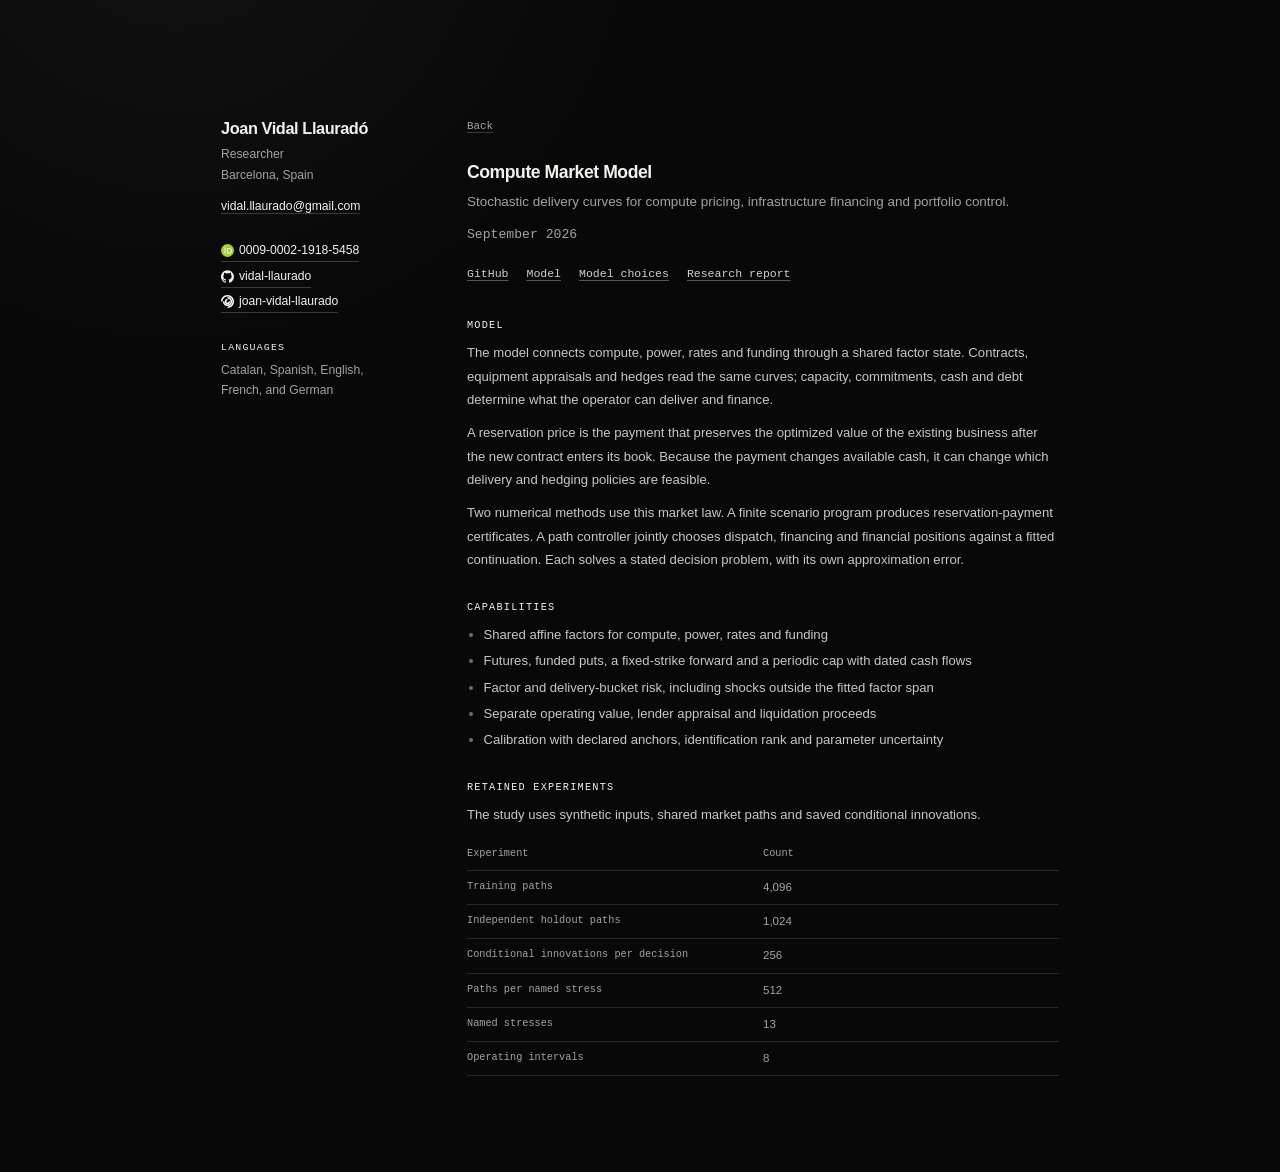
<file: projects/compute-market-model/index.html>
<!DOCTYPE html>

<html lang="en">
<head>
<meta charset="utf-8"/>
<meta content="width=device-width, initial-scale=1" name="viewport"/>
<title>Compute Market Model | Joan Vidal Llauradó</title>
<meta content="Stochastic compute curves, contract valuation and portfolio control with explicit delivery, collateral and cash constraints." name="description"/>
<meta content="index,follow" name="robots"/>
<link href="https://vidal-llaurado.github.io/projects/compute-market-model/" rel="canonical"/>
<link href="/assets/site-icon-jl.png" rel="icon" type="image/png"/>
<link href="/assets/styles.css?v=67452c882ca3" rel="stylesheet"/>
<meta content="website" property="og:type"/>
<meta content="Compute Market Model" property="og:title"/>
<meta content="Stochastic delivery curves for compute pricing, infrastructure financing and portfolio control." property="og:description"/>
<meta content="https://vidal-llaurado.github.io/projects/compute-market-model/" property="og:url"/>
<script type="application/ld+json">{"@context":"https://schema.org","@type":"SoftwareSourceCode","@id":"https://vidal-llaurado.github.io/projects/compute-market-model/#software","url":"https://vidal-llaurado.github.io/projects/compute-market-model/","name":"Compute Market Model","description":"Stochastic delivery curves for compute pricing, infrastructure financing and portfolio control.","inLanguage":"en","version":"2026.9.20","license":"https://spdx.org/licenses/MIT.html","author":{"@type":"Person","@id":"https://vidal-llaurado.github.io/#joan-vidal-llaurado","name":"Joan Vidal Llauradó","sameAs":"https://orcid.org/0009-0002-1918-5458"},"programmingLanguage":"Python","runtimePlatform":"Python 3.11 or later","dateModified":"2026-09-20","codeRepository":"https://github.com/vidal-llaurado/compute-market-model","datePublished":"2026-09"}</script>
<meta content="#080808" name="theme-color"/>
<meta content="Joan Vidal Llauradó" name="author"/>
<meta content="Joan Vidal Llauradó" property="og:site_name"/>
<meta content="en_GB" property="og:locale"/>
<meta content="summary" name="twitter:card"/>
<meta content="Compute Market Model" name="twitter:title"/>
<meta content="Stochastic delivery curves for compute pricing, infrastructure financing and portfolio control." name="twitter:description"/>
</head>
<body class="paper-page project-page"><a class="skip-link" href="#content">Skip to content</a>
<div class="page">
<div class="layout">
<aside aria-label="Profile information" class="identity"> <div class="identity-header">
<div class="identity-info"> <h1>Joan Vidal Llauradó</h1> <p class="identity-line">Researcher</p> <p class="identity-line">Barcelona, Spain</p> <p class="identity-line contact-email"><a href="mailto:vidal.llaurado@gmail.com">vidal.llaurado@gmail.com</a>
</p> </div> </div> <div class="profile-meta"> <div class="profile-links"> <p class="identity-line contact-orcid"><a class="orcid-link" href="https://orcid.org/0009-0002-1918-5458" rel="noopener noreferrer" target="_blank"><svg aria-hidden="true" class="orcid-mark" height="13" viewbox="0 0 256 256" width="13" xmlns="http://www.w3.org/2000/svg"><circle cx="128" cy="128" fill="#A6CE39" r="128"></circle><path d="M86.3 186.2H70.9V79.1h15.4v107.1zM116.1 79.1h41.4c39.6 0 57 28.3 57 53.6 0 27.5-21.5 53.6-57 53.6h-41.4V79.1zm15.4 93.3h24.5c34.9 0 42.9-26.5 42.9-39.7C198.9 115 189 93 140.9 93h-9.4v79.4zM88.7 56.8c0 5.5-4.5 10.1-10.1 10.1s-10.1-4.6-10.1-10.1c0-5.6 4.5-10.1 10.1-10.1s10.1 4.5 10.1 10.1z" fill="#fff"></path></svg><span>0009-0002-1918-5458</span></a>
</p> </div> <p class="profile-link"><a aria-label="GitHub: vidal-llaurado" href="https://github.com/vidal-llaurado" rel="noopener noreferrer" target="_blank"><svg aria-hidden="true" class="github-mark" height="13" viewbox="0 0 98 96" width="13" xmlns="http://www.w3.org/2000/svg"><path clip-rule="evenodd" d="M48.854 0C21.839 0 0 22 0 49.217c0 21.756 13.993 40.172 33.405 46.69 2.427.49 3.316-1.059 3.316-2.362 0-1.141-.08-5.052-.08-9.127-13.59 2.934-16.42-5.867-16.42-5.867-2.184-5.704-5.42-7.17-5.42-7.17-4.448-3.015.324-3.015.324-3.015 4.934.326 7.523 5.052 7.523 5.052 4.367 7.496 11.404 5.378 14.235 4.074.404-3.178 1.699-5.378 3.074-6.6-10.839-1.195-22.23-5.42-22.23-24.283 0-5.378 1.94-9.778 5.014-13.2-.485-1.222-2.184-6.275.486-13.038 0 0 4.125-1.304 13.426 5.052a46.97 46.97 0 0 1 12.214-1.73c4.125 0 8.33.571 12.213 1.73 9.302-6.356 13.427-5.052 13.427-5.052 2.67 6.763.97 11.816.485 13.038 3.155 3.422 5.015 7.822 5.015 13.2 0 18.905-11.404 23.06-22.324 24.283 1.78 1.548 3.316 4.481 3.316 9.126 0 6.6-.08 11.897-.08 13.526 0 1.304.89 2.853 3.316 2.364 19.412-6.52 33.405-24.935 33.405-46.691C97.707 22 75.788 0 48.854 0z" fill="currentColor" fill-rule="evenodd"></path></svg><span>vidal-llaurado</span></a>
</p> <p class="profile-link profile-link-secondary"><a aria-label="QuantConnect: joan-vidal-llaurado" href="https://www.quantconnect.com/u/joan-vidal-llaurado" rel="noopener noreferrer" target="_blank"><img alt="" class="quantconnect-mark" height="13" src="/assets/qc-icon.svg" width="13"/><span>joan-vidal-llaurado</span></a>
</p> <section aria-labelledby="languages-heading" class="profile-section">
<h2 id="languages-heading">Languages</h2>
<p>Catalan, Spanish, English, French, and German</p>
</section> </div> </aside>
<main id="content">
<p class="back-link"><a href="/">Back</a>
</p>
<article class="document">
<header>
<h2 class="page-title">Compute Market Model</h2>
<p class="page-subtitle">Stochastic delivery curves for compute pricing, infrastructure financing and portfolio control.</p>
<p class="page-meta"><time datetime="2026-09">September 2026</time>
</p>
</header>
<nav aria-label="Project resources" class="resource-links"><a href="https://github.com/vidal-llaurado/compute-market-model" rel="noopener noreferrer" target="_blank">GitHub</a><a href="/projects/compute-market-model/compute-market-model.pdf" rel="noopener noreferrer" target="_blank">Model</a><a href="/projects/compute-market-model/compute-market-model-choices.pdf" rel="noopener noreferrer" target="_blank">Model choices</a><a href="/projects/compute-market-model/compute-market-research-report.pdf" rel="noopener noreferrer" target="_blank">Research report</a>
</nav>
<section aria-labelledby="overview-heading">
<h3 id="overview-heading">Model</h3>
<p>The model connects compute, power, rates and funding through a shared factor state. Contracts, equipment appraisals and hedges read the same curves; capacity, commitments, cash and debt determine what the operator can deliver and finance.</p>
<p>A reservation price is the payment that preserves the optimized value of the existing business after the new contract enters its book. Because the payment changes available cash, it can change which delivery and hedging policies are feasible.</p>
<p>Two numerical methods use this market law. A finite scenario program produces reservation-payment certificates. A path controller jointly chooses dispatch, financing and financial positions against a fitted continuation. Each solves a stated decision problem, with its own approximation error.</p>
</section>
<section aria-labelledby="features-heading">
<h3 id="features-heading">Capabilities</h3>
<ul class="project-list">
<li>Shared affine factors for compute, power, rates and funding</li>
<li>Futures, funded puts, a fixed-strike forward and a periodic cap with dated cash flows</li>
<li>Factor and delivery-bucket risk, including shocks outside the fitted factor span</li>
<li>Separate operating value, lender appraisal and liquidation proceeds</li>
<li>Calibration with declared anchors, identification rank and parameter uncertainty</li>
</ul>
</section>
<section aria-labelledby="evidence-heading">
<h3 id="evidence-heading">Retained experiments</h3>
<p>The study uses synthetic inputs, shared market paths and saved conditional innovations.</p>
<table class="benchmark-table">
<thead>
<tr><th scope="col">Experiment</th><th scope="col">Count</th>
</tr>
</thead>
<tbody>
<tr><th scope="row">Training paths</th><td>4,096</td>
</tr>
<tr><th scope="row">Independent holdout paths</th><td>1,024</td>
</tr>
<tr><th scope="row">Conditional innovations per decision</th><td>256</td>
</tr>
<tr><th scope="row">Paths per named stress</th><td>512</td>
</tr>
<tr><th scope="row">Named stresses</th><td>13</td>
</tr>
<tr><th scope="row">Operating intervals</th><td>8</td>
</tr>
</tbody>
</table>
</section>
</article>
</main>
</div>
</div>
</body>
</html>
</file>
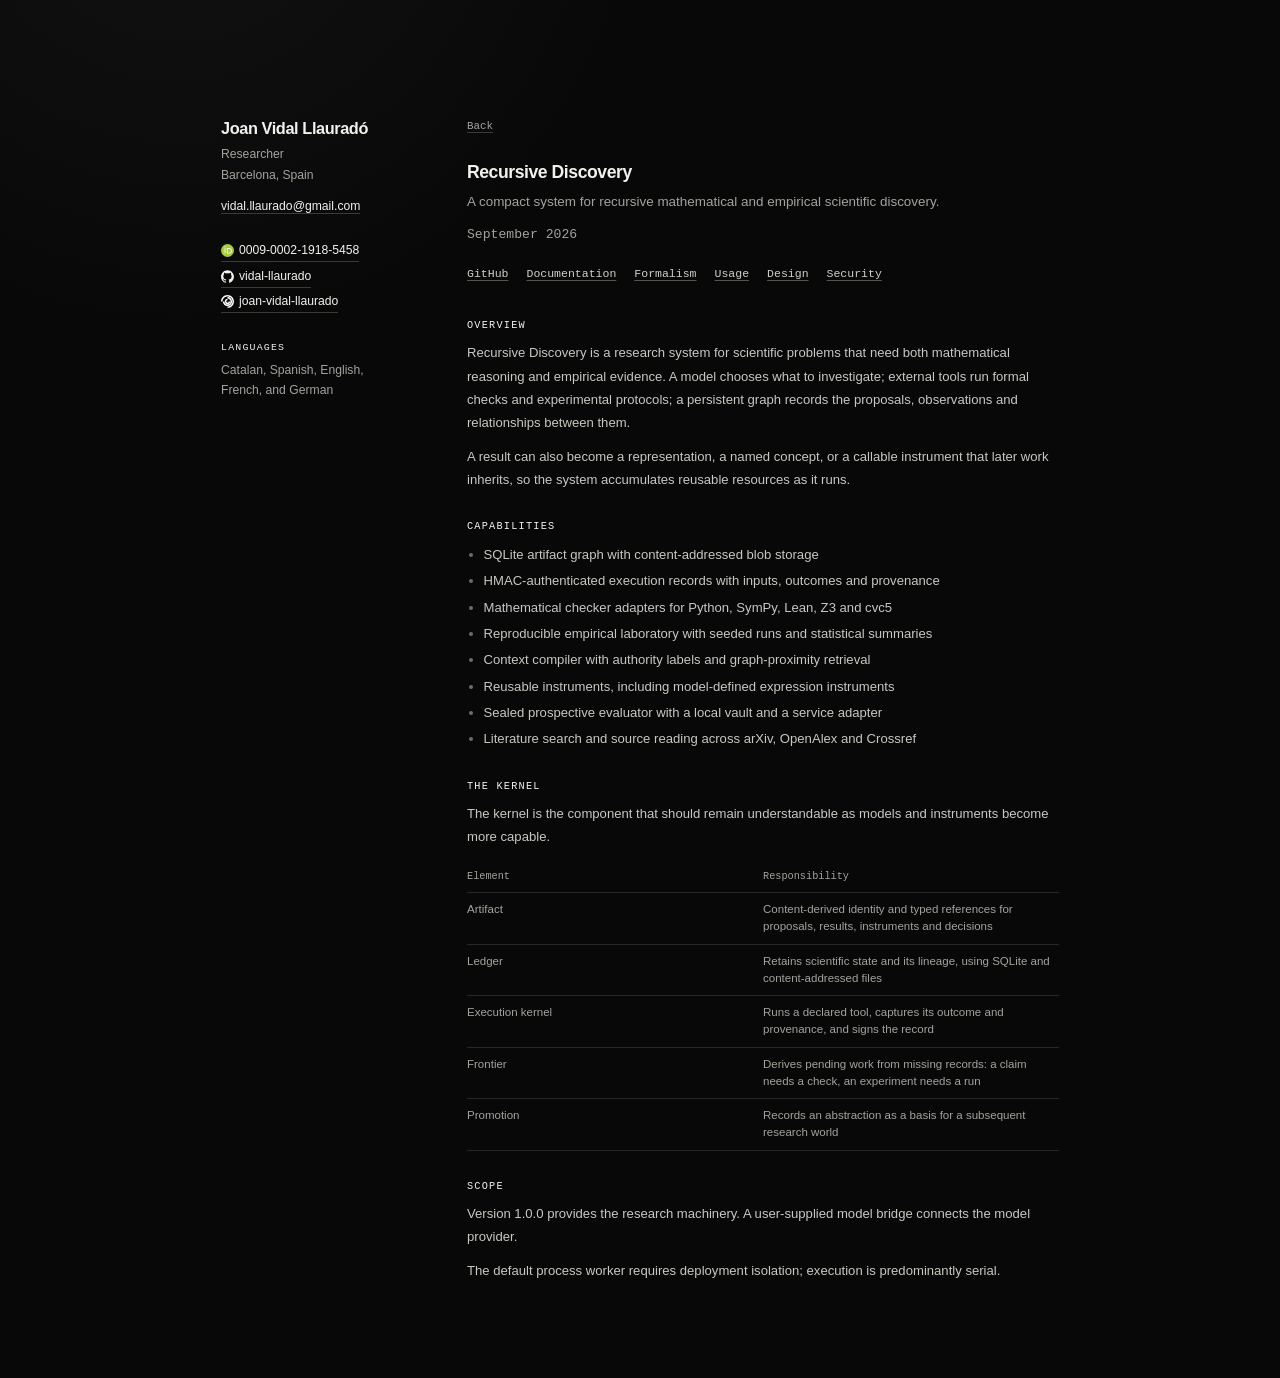
<file: projects/recursive-discovery/index.html>
<!DOCTYPE html>

<html lang="en">
<head>
<meta charset="utf-8"/>
<meta content="width=device-width, initial-scale=1" name="viewport"/>
<title>Recursive Discovery | Joan Vidal Llauradó</title>
<meta content="A compact system for recursive mathematical and empirical scientific discovery." name="description"/>
<meta content="index,follow" name="robots"/>
<link href="https://vidal-llaurado.github.io/projects/recursive-discovery/" rel="canonical"/>
<link href="/assets/site-icon-jl.png" rel="icon" type="image/png"/>
<link href="/assets/styles.css?v=67452c882ca3" rel="stylesheet"/>
<meta content="website" property="og:type"/>
<meta content="Recursive Discovery" property="og:title"/>
<meta content="A compact system for recursive mathematical and empirical scientific discovery." property="og:description"/>
<meta content="https://vidal-llaurado.github.io/projects/recursive-discovery/" property="og:url"/>
<script type="application/ld+json">{"@context":"https://schema.org","@type":"SoftwareSourceCode","@id":"https://vidal-llaurado.github.io/projects/recursive-discovery/#software","url":"https://vidal-llaurado.github.io/projects/recursive-discovery/","name":"Recursive Discovery","description":"A compact system for recursive mathematical and empirical scientific discovery.","inLanguage":"en","version":"v1.0.0","codeRepository":"https://github.com/vidal-llaurado/recursive-discovery","license":"https://spdx.org/licenses/Apache-2.0.html","author":{"@type":"Person","@id":"https://vidal-llaurado.github.io/#joan-vidal-llaurado","name":"Joan Vidal Llauradó","sameAs":"https://orcid.org/0009-0002-1918-5458"},"programmingLanguage":"Python","runtimePlatform":"Python 3.11 or later","dateModified":"2026-09-20","datePublished":"2026-09"}</script>
<meta content="#080808" name="theme-color"/>
<meta content="Joan Vidal Llauradó" name="author"/>
<meta content="Joan Vidal Llauradó" property="og:site_name"/>
<meta content="en_GB" property="og:locale"/>
<meta content="summary" name="twitter:card"/>
<meta content="Recursive Discovery" name="twitter:title"/>
<meta content="A compact system for recursive mathematical and empirical scientific discovery." name="twitter:description"/>
</head>
<body class="paper-page project-page"><a class="skip-link" href="#content">Skip to content</a>
<div class="page">
<div class="layout">
<aside aria-label="Profile information" class="identity"> <div class="identity-header">
<div class="identity-info"> <h1>Joan Vidal Llauradó</h1> <p class="identity-line">Researcher</p> <p class="identity-line">Barcelona, Spain</p> <p class="identity-line contact-email"><a href="mailto:vidal.llaurado@gmail.com">vidal.llaurado@gmail.com</a>
</p> </div> </div> <div class="profile-meta"> <div class="profile-links"> <p class="identity-line contact-orcid"><a class="orcid-link" href="https://orcid.org/0009-0002-1918-5458" rel="noopener noreferrer" target="_blank"><svg aria-hidden="true" class="orcid-mark" height="13" viewbox="0 0 256 256" width="13" xmlns="http://www.w3.org/2000/svg"><circle cx="128" cy="128" fill="#A6CE39" r="128"></circle><path d="M86.3 186.2H70.9V79.1h15.4v107.1zM116.1 79.1h41.4c39.6 0 57 28.3 57 53.6 0 27.5-21.5 53.6-57 53.6h-41.4V79.1zm15.4 93.3h24.5c34.9 0 42.9-26.5 42.9-39.7C198.9 115 189 93 140.9 93h-9.4v79.4zM88.7 56.8c0 5.5-4.5 10.1-10.1 10.1s-10.1-4.6-10.1-10.1c0-5.6 4.5-10.1 10.1-10.1s10.1 4.5 10.1 10.1z" fill="#fff"></path></svg><span>0009-0002-1918-5458</span></a>
</p> </div> <p class="profile-link"><a aria-label="GitHub: vidal-llaurado" href="https://github.com/vidal-llaurado" rel="noopener noreferrer" target="_blank"><svg aria-hidden="true" class="github-mark" height="13" viewbox="0 0 98 96" width="13" xmlns="http://www.w3.org/2000/svg"><path clip-rule="evenodd" d="M48.854 0C21.839 0 0 22 0 49.217c0 21.756 13.993 40.172 33.405 46.69 2.427.49 3.316-1.059 3.316-2.362 0-1.141-.08-5.052-.08-9.127-13.59 2.934-16.42-5.867-16.42-5.867-2.184-5.704-5.42-7.17-5.42-7.17-4.448-3.015.324-3.015.324-3.015 4.934.326 7.523 5.052 7.523 5.052 4.367 7.496 11.404 5.378 14.235 4.074.404-3.178 1.699-5.378 3.074-6.6-10.839-1.195-22.23-5.42-22.23-24.283 0-5.378 1.94-9.778 5.014-13.2-.485-1.222-2.184-6.275.486-13.038 0 0 4.125-1.304 13.426 5.052a46.97 46.97 0 0 1 12.214-1.73c4.125 0 8.33.571 12.213 1.73 9.302-6.356 13.427-5.052 13.427-5.052 2.67 6.763.97 11.816.485 13.038 3.155 3.422 5.015 7.822 5.015 13.2 0 18.905-11.404 23.06-22.324 24.283 1.78 1.548 3.316 4.481 3.316 9.126 0 6.6-.08 11.897-.08 13.526 0 1.304.89 2.853 3.316 2.364 19.412-6.52 33.405-24.935 33.405-46.691C97.707 22 75.788 0 48.854 0z" fill="currentColor" fill-rule="evenodd"></path></svg><span>vidal-llaurado</span></a>
</p> <p class="profile-link profile-link-secondary"><a aria-label="QuantConnect: joan-vidal-llaurado" href="https://www.quantconnect.com/u/joan-vidal-llaurado" rel="noopener noreferrer" target="_blank"><img alt="" class="quantconnect-mark" height="13" src="/assets/qc-icon.svg" width="13"/><span>joan-vidal-llaurado</span></a>
</p> <section aria-labelledby="languages-heading" class="profile-section">
<h2 id="languages-heading">Languages</h2>
<p>Catalan, Spanish, English, French, and German</p>
</section> </div> </aside>
<main id="content">
<p class="back-link"><a href="/">Back</a>
</p>
<article class="document">
<header>
<h2 class="page-title">Recursive Discovery</h2>
<p class="page-subtitle">A compact system for recursive mathematical and empirical scientific discovery.</p>
<p class="page-meta"><time datetime="2026-09">September 2026</time>
</p>
</header>
<nav aria-label="Project resources" class="resource-links"><a href="https://github.com/vidal-llaurado/recursive-discovery" rel="noopener noreferrer" target="_blank">GitHub</a><a href="https://github.com/vidal-llaurado/recursive-discovery#readme" rel="noopener noreferrer" target="_blank">Documentation</a><a href="https://github.com/vidal-llaurado/recursive-discovery/blob/main/docs/FORMALISM.md" rel="noopener noreferrer" target="_blank">Formalism</a><a href="https://github.com/vidal-llaurado/recursive-discovery/blob/main/docs/USAGE.md" rel="noopener noreferrer" target="_blank">Usage</a><a href="https://github.com/vidal-llaurado/recursive-discovery/blob/main/docs/DESIGN.md" rel="noopener noreferrer" target="_blank">Design</a><a href="https://github.com/vidal-llaurado/recursive-discovery/blob/main/SECURITY.md" rel="noopener noreferrer" target="_blank">Security</a>
</nav>
<section aria-labelledby="overview-heading">
<h3 id="overview-heading">Overview</h3>
<p>Recursive Discovery is a research system for scientific problems that need both mathematical reasoning and empirical evidence. A model chooses what to investigate; external tools run formal checks and experimental protocols; a persistent graph records the proposals, observations and relationships between them.</p>
<p>A result can also become a representation, a named concept, or a callable instrument that later work inherits, so the system accumulates reusable resources as it runs.</p>
</section>
<section aria-labelledby="capabilities-heading">
<h3 id="capabilities-heading">Capabilities</h3>
<ul class="project-list">
<li>SQLite artifact graph with content-addressed blob storage</li>
<li>HMAC-authenticated execution records with inputs, outcomes and provenance</li>
<li>Mathematical checker adapters for Python, SymPy, Lean, Z3 and cvc5</li>
<li>Reproducible empirical laboratory with seeded runs and statistical summaries</li>
<li>Context compiler with authority labels and graph-proximity retrieval</li>
<li>Reusable instruments, including model-defined expression instruments</li>
<li>Sealed prospective evaluator with a local vault and a service adapter</li>
<li>Literature search and source reading across arXiv, OpenAlex and Crossref</li>
</ul>
</section>
<section aria-labelledby="composition-heading">
<h3 id="composition-heading">The kernel</h3>
<p>The kernel is the component that should remain understandable as models and instruments become more capable.</p>
<table class="benchmark-table">
<thead>
<tr><th scope="col">Element</th><th scope="col">Responsibility</th>
</tr>
</thead>
<tbody>
<tr><td>Artifact</td><td>Content-derived identity and typed references for proposals, results, instruments and decisions</td>
</tr>
<tr><td>Ledger</td><td>Retains scientific state and its lineage, using SQLite and content-addressed files</td>
</tr>
<tr><td>Execution kernel</td><td>Runs a declared tool, captures its outcome and provenance, and signs the record</td>
</tr>
<tr><td>Frontier</td><td>Derives pending work from missing records: a claim needs a check, an experiment needs a run</td>
</tr>
<tr><td>Promotion</td><td>Records an abstraction as a basis for a subsequent research world</td>
</tr>
</tbody>
</table>
</section>
<section aria-labelledby="scope-heading">
<h3 id="scope-heading">Scope</h3>
<p>Version 1.0.0 provides the research machinery. A user-supplied model bridge connects the model provider.</p>
<p>The default process worker requires deployment isolation; execution is predominantly serial.</p>
</section>
</article>
</main>
</div>
</div>
</body>
</html>
</file>
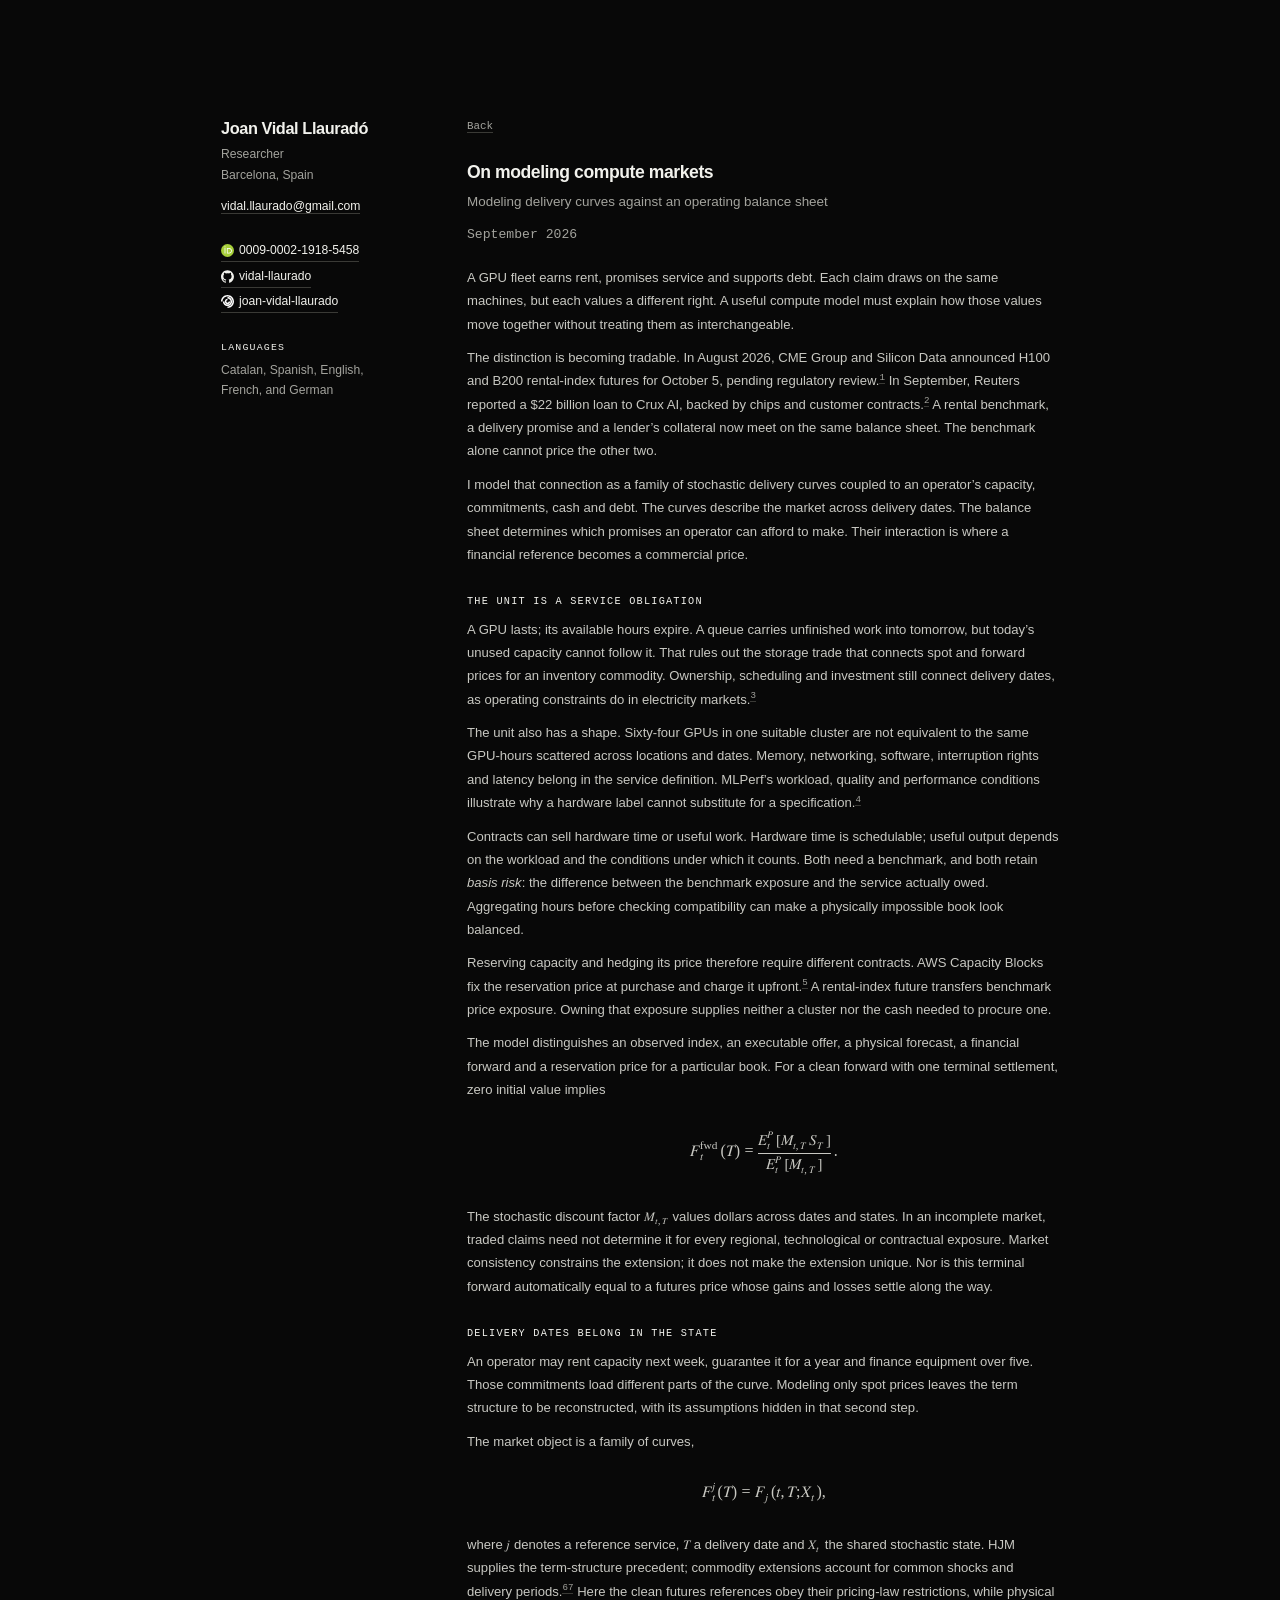
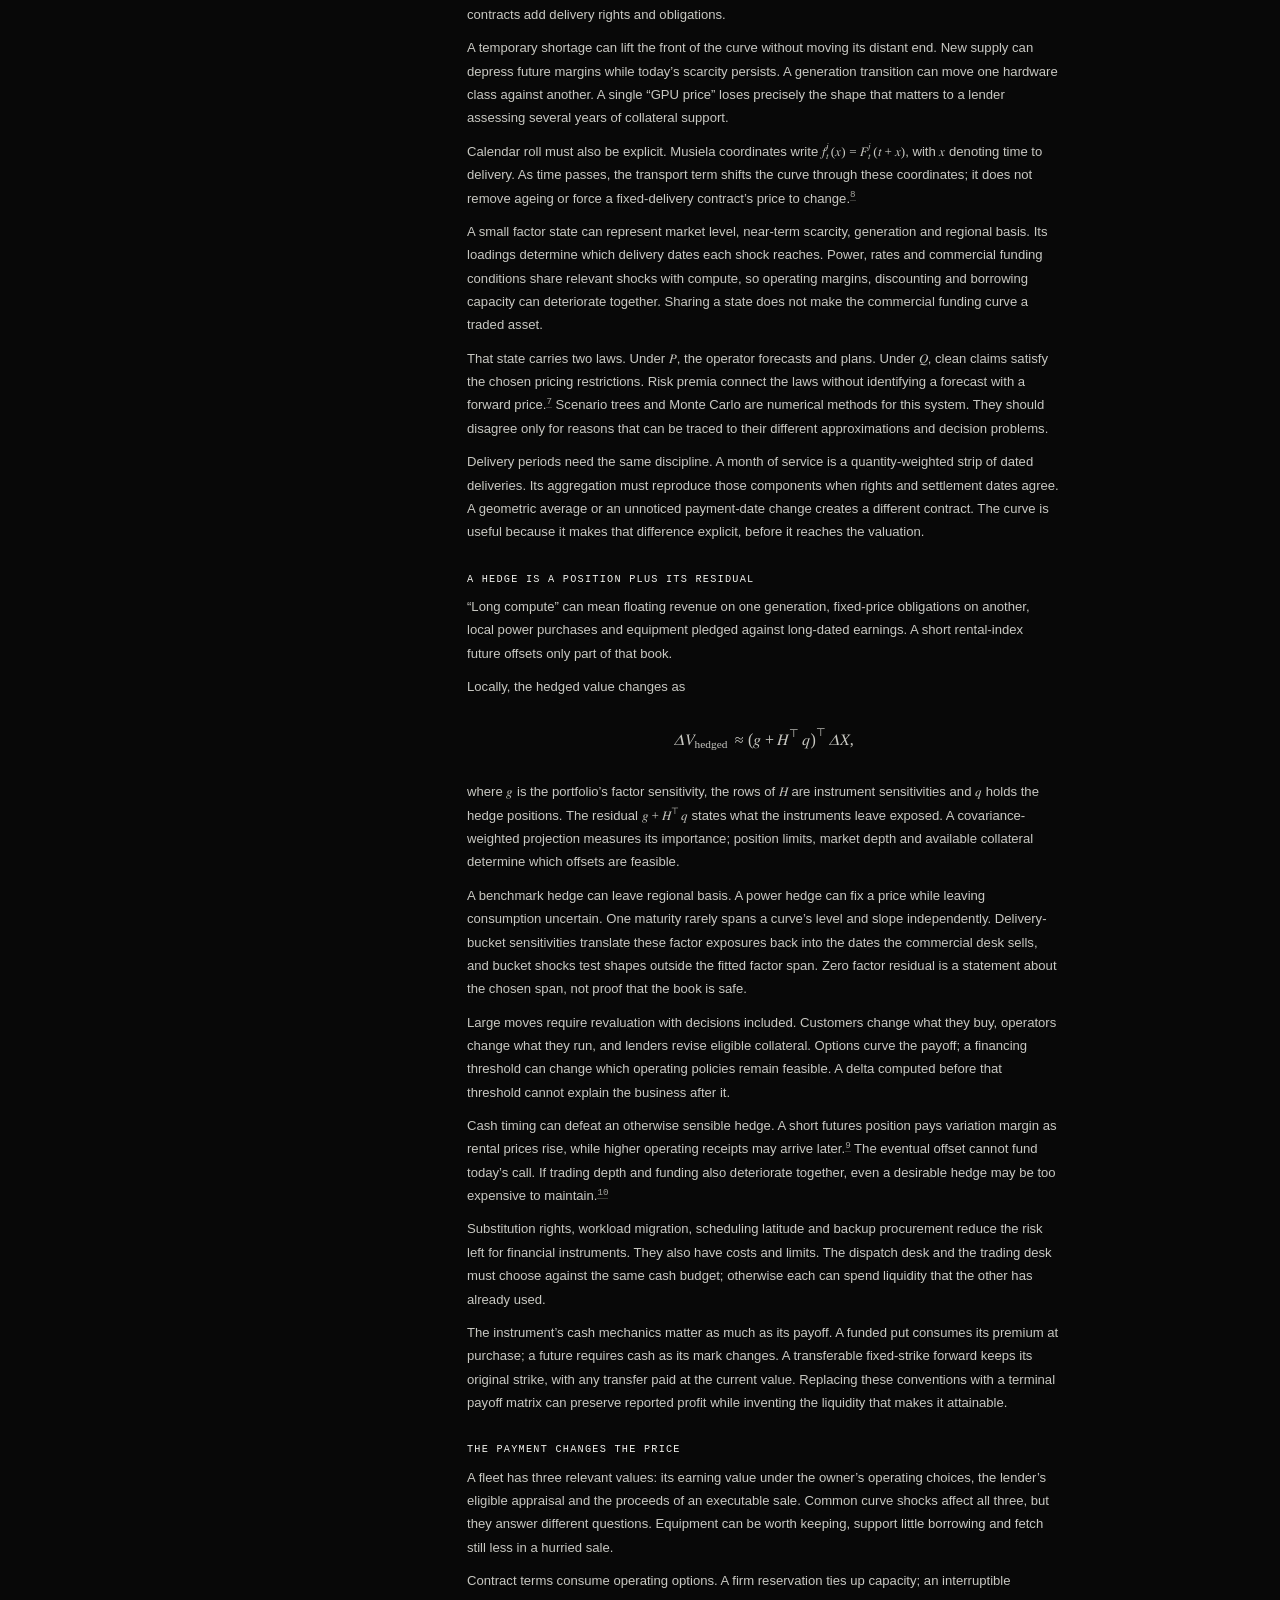
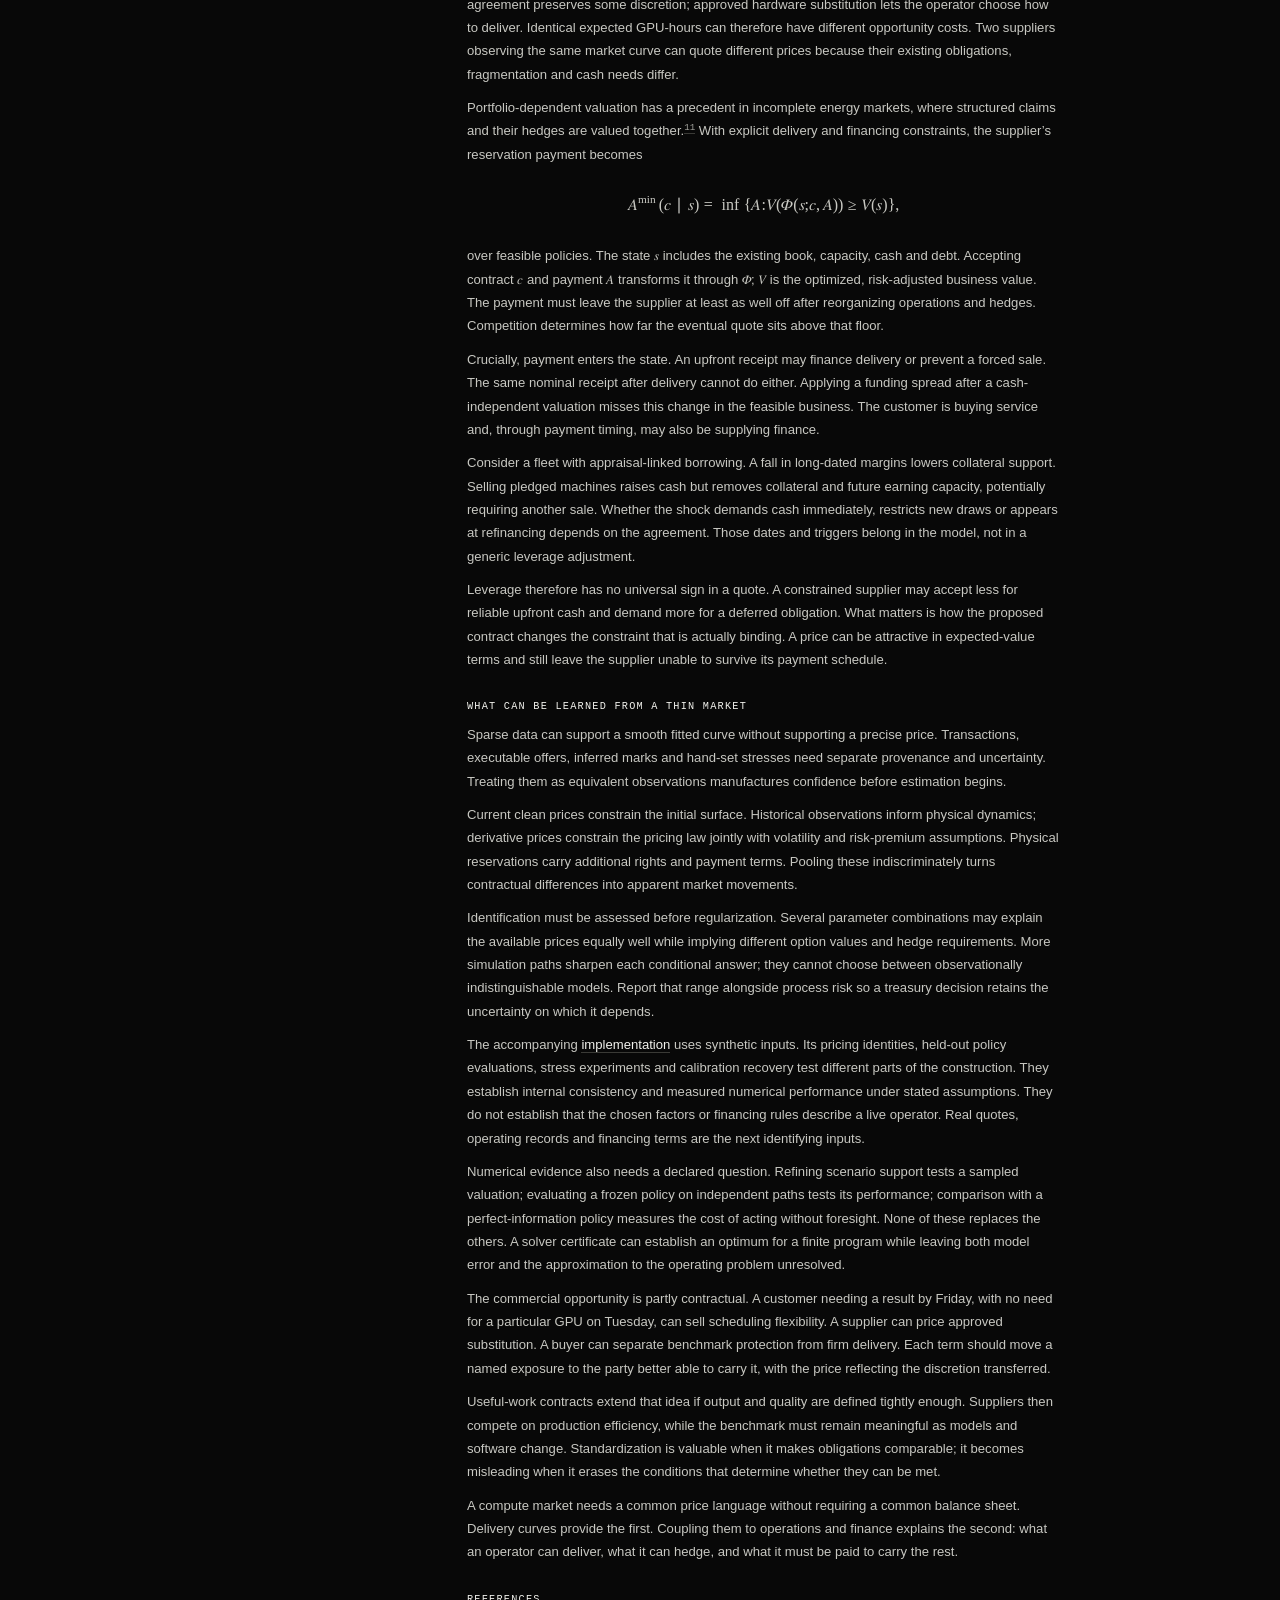
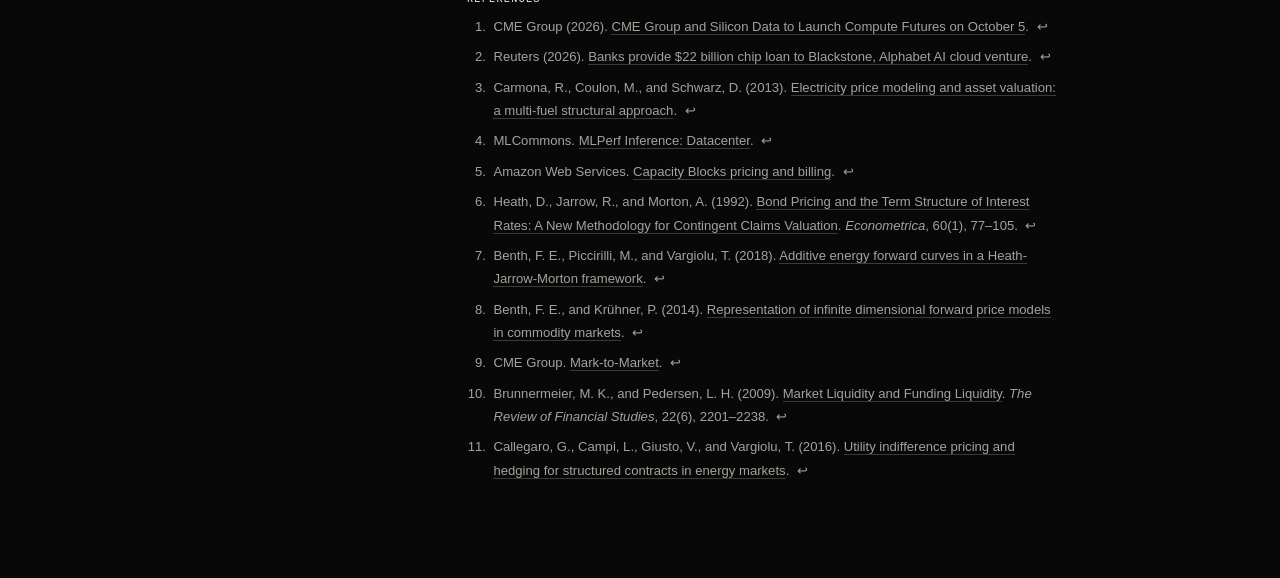
<file: writing/commentary-on-compute-market-model/index.html>
<!DOCTYPE html>

<html lang="en">
<head>
<meta charset="utf-8"/>
<meta content="width=device-width, initial-scale=1" name="viewport"/>
<title>On modeling compute markets | Joan Vidal Llauradó</title>
<meta content="Delivery curves connect benchmark prices to physical promises, hedge residuals and the cash needed to keep them." name="description"/>
<meta content="index,follow" name="robots"/>
<link href="https://vidal-llaurado.github.io/writing/commentary-on-compute-market-model/" rel="canonical"/>
<link href="/assets/site-icon-jl.png" rel="icon" type="image/png"/>
<link href="/assets/styles.css?v=67452c882ca3" rel="stylesheet"/>
<meta content="article" property="og:type"/>
<meta content="On modeling compute markets" property="og:title"/>
<meta content="Delivery curves connect benchmark prices to physical promises, hedge residuals and the cash needed to keep them." property="og:description"/>
<meta content="https://vidal-llaurado.github.io/writing/commentary-on-compute-market-model/" property="og:url"/>
<script type="application/ld+json">{"@context":"https://schema.org","@type":"Article","@id":"https://vidal-llaurado.github.io/writing/commentary-on-compute-market-model/#article","url":"https://vidal-llaurado.github.io/writing/commentary-on-compute-market-model/","name":"On modeling compute markets","description":"Delivery curves connect benchmark prices to physical promises, hedge residuals and the cash needed to keep them.","inLanguage":"en","author":{"@type":"Person","@id":"https://vidal-llaurado.github.io/#joan-vidal-llaurado","name":"Joan Vidal Llauradó","sameAs":"https://orcid.org/0009-0002-1918-5458"},"headline":"On modeling compute markets","dateModified":"2026-09-20","mainEntityOfPage":"https://vidal-llaurado.github.io/writing/commentary-on-compute-market-model/","citation":["https://www.cmegroup.com/media-room/press-releases/2026/8/11/cme_group_and_silicondatatolaunchcomputefuturesonoctober5tounloc.html","https://www.reuters.com/world/asia-pacific/banks-provide-22-billion-chip-loan-blackstone-alphabet-cloud-venture-bloomberg-2026-09-16/","https://arxiv.org/abs/1205.2299","https://mlcommons.org/benchmarks/inference-datacenter/","https://docs.aws.amazon.com/AWSEC2/latest/UserGuide/capacity-blocks-pricing-billing.html","https://www.jstor.org/stable/2951677","https://arxiv.org/abs/1709.03310","https://arxiv.org/abs/1403.4111","https://www.cmegroup.com/education/courses/introduction-to-futures/mark-to-market.html","https://doi.org/10.1093/rfs/hhn098","https://arxiv.org/abs/1407.7725"]}</script>
<meta content="#080808" name="theme-color"/>
<meta content="Joan Vidal Llauradó" name="author"/>
<meta content="Joan Vidal Llauradó" property="og:site_name"/>
<meta content="en_GB" property="og:locale"/>
<meta content="summary" name="twitter:card"/>
<meta content="On modeling compute markets" name="twitter:title"/>
<meta content="Delivery curves connect benchmark prices to physical promises, hedge residuals and the cash needed to keep them." name="twitter:description"/>
</head>
<body class="paper-page writing-page"><a class="skip-link" href="#content">Skip to content</a>
<div class="page">
<div class="layout">
<aside aria-label="Profile information" class="identity"> <div class="identity-header">
<div class="identity-info"> <h1>Joan Vidal Llauradó</h1> <p class="identity-line">Researcher</p> <p class="identity-line">Barcelona, Spain</p> <p class="identity-line contact-email"><a href="mailto:vidal.llaurado@gmail.com">vidal.llaurado@gmail.com</a>
</p> </div> </div> <div class="profile-meta"> <div class="profile-links"> <p class="identity-line contact-orcid"><a class="orcid-link" href="https://orcid.org/0009-0002-1918-5458" rel="noopener noreferrer" target="_blank"><svg aria-hidden="true" class="orcid-mark" height="13" viewbox="0 0 256 256" width="13" xmlns="http://www.w3.org/2000/svg"><circle cx="128" cy="128" fill="#A6CE39" r="128"></circle><path d="M86.3 186.2H70.9V79.1h15.4v107.1zM116.1 79.1h41.4c39.6 0 57 28.3 57 53.6 0 27.5-21.5 53.6-57 53.6h-41.4V79.1zm15.4 93.3h24.5c34.9 0 42.9-26.5 42.9-39.7C198.9 115 189 93 140.9 93h-9.4v79.4zM88.7 56.8c0 5.5-4.5 10.1-10.1 10.1s-10.1-4.6-10.1-10.1c0-5.6 4.5-10.1 10.1-10.1s10.1 4.5 10.1 10.1z" fill="#fff"></path></svg><span>0009-0002-1918-5458</span></a>
</p> </div> <p class="profile-link"><a aria-label="GitHub: vidal-llaurado" href="https://github.com/vidal-llaurado" rel="noopener noreferrer" target="_blank"><svg aria-hidden="true" class="github-mark" height="13" viewbox="0 0 98 96" width="13" xmlns="http://www.w3.org/2000/svg"><path clip-rule="evenodd" d="M48.854 0C21.839 0 0 22 0 49.217c0 21.756 13.993 40.172 33.405 46.69 2.427.49 3.316-1.059 3.316-2.362 0-1.141-.08-5.052-.08-9.127-13.59 2.934-16.42-5.867-16.42-5.867-2.184-5.704-5.42-7.17-5.42-7.17-4.448-3.015.324-3.015.324-3.015 4.934.326 7.523 5.052 7.523 5.052 4.367 7.496 11.404 5.378 14.235 4.074.404-3.178 1.699-5.378 3.074-6.6-10.839-1.195-22.23-5.42-22.23-24.283 0-5.378 1.94-9.778 5.014-13.2-.485-1.222-2.184-6.275.486-13.038 0 0 4.125-1.304 13.426 5.052a46.97 46.97 0 0 1 12.214-1.73c4.125 0 8.33.571 12.213 1.73 9.302-6.356 13.427-5.052 13.427-5.052 2.67 6.763.97 11.816.485 13.038 3.155 3.422 5.015 7.822 5.015 13.2 0 18.905-11.404 23.06-22.324 24.283 1.78 1.548 3.316 4.481 3.316 9.126 0 6.6-.08 11.897-.08 13.526 0 1.304.89 2.853 3.316 2.364 19.412-6.52 33.405-24.935 33.405-46.691C97.707 22 75.788 0 48.854 0z" fill="currentColor" fill-rule="evenodd"></path></svg><span>vidal-llaurado</span></a>
</p> <p class="profile-link profile-link-secondary"><a aria-label="QuantConnect: joan-vidal-llaurado" href="https://www.quantconnect.com/u/joan-vidal-llaurado" rel="noopener noreferrer" target="_blank"><img alt="" class="quantconnect-mark" height="13" src="/assets/qc-icon.svg" width="13"/><span>joan-vidal-llaurado</span></a>
</p> <section aria-labelledby="languages-heading" class="profile-section">
<h2 id="languages-heading">Languages</h2>
<p>Catalan, Spanish, English, French, and German</p>
</section> </div> </aside>
<main id="content">
<p class="back-link"><a href="/">Back</a>
</p>
<article class="document">
<header>
<h2 class="page-title">On modeling compute markets</h2>
<p class="page-subtitle">Modeling delivery curves against an operating balance sheet</p>
<p class="page-meta"><time datetime="2026-09">September 2026</time>
</p>
</header>
<p>A GPU fleet earns rent, promises service and supports debt. Each claim draws on the same machines, but each values a different right. A useful compute model must explain how those values move together without treating them as interchangeable.</p>
<p>The distinction is becoming tradable. In August 2026, CME Group and Silicon Data announced H100 and B200 rental-index futures for October 5, pending regulatory review.<sup class="cite" id="cite-1"><a aria-label="Reference 1" href="#ref-1">1</a></sup> In September, Reuters reported a $22 billion loan to Crux AI, backed by chips and customer contracts.<sup class="cite" id="cite-2"><a aria-label="Reference 2" href="#ref-2">2</a></sup> A rental benchmark, a delivery promise and a lender’s collateral now meet on the same balance sheet. The benchmark alone cannot price the other two.</p>
<p>I model that connection as a family of stochastic delivery curves coupled to an operator’s capacity, commitments, cash and debt. The curves describe the market across delivery dates. The balance sheet determines which promises an operator can afford to make. Their interaction is where a financial reference becomes a commercial price.</p>
<section aria-labelledby="service">
<h3 id="service">The unit is a service obligation</h3>
<p>A GPU lasts; its available hours expire. A queue carries unfinished work into tomorrow, but today’s unused capacity cannot follow it. That rules out the storage trade that connects spot and forward prices for an inventory commodity. Ownership, scheduling and investment still connect delivery dates, as operating constraints do in electricity markets.<sup class="cite" id="cite-3"><a aria-label="Reference 3" href="#ref-3">3</a></sup>
</p>
<p>The unit also has a shape. Sixty-four GPUs in one suitable cluster are not equivalent to the same GPU-hours scattered across locations and dates. Memory, networking, software, interruption rights and latency belong in the service definition. MLPerf’s workload, quality and performance conditions illustrate why a hardware label cannot substitute for a specification.<sup class="cite" id="cite-4"><a aria-label="Reference 4" href="#ref-4">4</a></sup>
</p>
<p>Contracts can sell hardware time or useful work. Hardware time is schedulable; useful output depends on the workload and the conditions under which it counts. Both need a benchmark, and both retain <em>basis risk</em>: the difference between the benchmark exposure and the service actually owed. Aggregating hours before checking compatibility can make a physically impossible book look balanced.</p>
<p>Reserving capacity and hedging its price therefore require different contracts. AWS Capacity Blocks fix the reservation price at purchase and charge it upfront.<sup class="cite" id="cite-5"><a aria-label="Reference 5" href="#ref-5">5</a></sup> A rental-index future transfers benchmark price exposure. Owning that exposure supplies neither a cluster nor the cash needed to procure one.</p>
<p>The model distinguishes an observed index, an executable offer, a physical forecast, a financial forward and a reservation price for a particular book. For a clean forward with one terminal settlement, zero initial value implies</p>
<div class="equation" tabindex="0"><math display="block" xmlns="http://www.w3.org/1998/Math/MathML"><mrow><msubsup><mi>F</mi><mi>t</mi><mrow><mrow><mi mathvariant="normal">f</mi><mi mathvariant="normal">w</mi><mi mathvariant="normal">d</mi></mrow></mrow></msubsup><mo stretchy="false">(</mo><mi>T</mi><mo stretchy="false">)</mo><mo>=</mo><mfrac><mrow><msubsup><mi mathvariant="double-struck">E</mi><mi>t</mi><mrow><mi mathvariant="double-struck">P</mi></mrow></msubsup><mo stretchy="false">[</mo><msub><mi>M</mi><mrow><mi>t</mi><mo>,</mo><mi>T</mi></mrow></msub><msub><mi>S</mi><mi>T</mi></msub><mo stretchy="false">]</mo></mrow><mrow><msubsup><mi mathvariant="double-struck">E</mi><mi>t</mi><mrow><mi mathvariant="double-struck">P</mi></mrow></msubsup><mo stretchy="false">[</mo><msub><mi>M</mi><mrow><mi>t</mi><mo>,</mo><mi>T</mi></mrow></msub><mo stretchy="false">]</mo></mrow></mfrac><mo>.</mo></mrow></math>
</div>
<p>The stochastic discount factor <math display="inline" xmlns="http://www.w3.org/1998/Math/MathML"><mrow><msub><mi>M</mi><mrow><mi>t</mi><mo>,</mo><mi>T</mi></mrow></msub></mrow></math> values dollars across dates and states. In an incomplete market, traded claims need not determine it for every regional, technological or contractual exposure. Market consistency constrains the extension; it does not make the extension unique. Nor is this terminal forward automatically equal to a futures price whose gains and losses settle along the way.</p>
</section>
<section aria-labelledby="curves">
<h3 id="curves">Delivery dates belong in the state</h3>
<p>An operator may rent capacity next week, guarantee it for a year and finance equipment over five. Those commitments load different parts of the curve. Modeling only spot prices leaves the term structure to be reconstructed, with its assumptions hidden in that second step.</p>
<p>The market object is a family of curves,</p>
<div class="equation" tabindex="0"><math display="block" xmlns="http://www.w3.org/1998/Math/MathML"><mrow><msubsup><mi>F</mi><mi>t</mi><mi>j</mi></msubsup><mo stretchy="false">(</mo><mi>T</mi><mo stretchy="false">)</mo><mo>=</mo><msub><mi mathvariant="script">F</mi><mi>j</mi></msub><mo stretchy="false">(</mo><mi>t</mi><mo>,</mo><mi>T</mi><mi>;</mi><msub><mi>X</mi><mi>t</mi></msub><mo stretchy="false">)</mo><mo>,</mo></mrow></math>
</div>
<p>where <math display="inline" xmlns="http://www.w3.org/1998/Math/MathML"><mrow><mi>j</mi></mrow></math> denotes a reference service, <math display="inline" xmlns="http://www.w3.org/1998/Math/MathML"><mrow><mi>T</mi></mrow></math> a delivery date and <math display="inline" xmlns="http://www.w3.org/1998/Math/MathML"><mrow><msub><mi>X</mi><mi>t</mi></msub></mrow></math> the shared stochastic state. HJM supplies the term-structure precedent; commodity extensions account for common shocks and delivery periods.<sup class="cite" id="cite-6"><a aria-label="Reference 6" href="#ref-6">6</a></sup><sup class="cite" id="cite-7"><a aria-label="Reference 7" href="#ref-7">7</a></sup> Here the clean futures references obey their pricing-law restrictions, while physical contracts add delivery rights and obligations.</p>
<p>A temporary shortage can lift the front of the curve without moving its distant end. New supply can depress future margins while today’s scarcity persists. A generation transition can move one hardware class against another. A single “GPU price” loses precisely the shape that matters to a lender assessing several years of collateral support.</p>
<p>Calendar roll must also be explicit. Musiela coordinates write <math display="inline" xmlns="http://www.w3.org/1998/Math/MathML"><mrow><msubsup><mi>f</mi><mi>t</mi><mi>j</mi></msubsup><mo stretchy="false">(</mo><mi>x</mi><mo stretchy="false">)</mo><mo>=</mo><msubsup><mi>F</mi><mi>t</mi><mi>j</mi></msubsup><mo stretchy="false">(</mo><mi>t</mi><mo>+</mo><mi>x</mi><mo stretchy="false">)</mo></mrow></math>, with <math display="inline" xmlns="http://www.w3.org/1998/Math/MathML"><mrow><mi>x</mi></mrow></math> denoting time to delivery. As time passes, the transport term shifts the curve through these coordinates; it does not remove ageing or force a fixed-delivery contract’s price to change.<sup class="cite" id="cite-8"><a aria-label="Reference 8" href="#ref-8">8</a></sup>
</p>
<p>A small factor state can represent market level, near-term scarcity, generation and regional basis. Its loadings determine which delivery dates each shock reaches. Power, rates and commercial funding conditions share relevant shocks with compute, so operating margins, discounting and borrowing capacity can deteriorate together. Sharing a state does not make the commercial funding curve a traded asset.</p>
<p>That state carries two laws. Under <math display="inline" xmlns="http://www.w3.org/1998/Math/MathML"><mrow><mi mathvariant="double-struck">P</mi></mrow></math>, the operator forecasts and plans. Under <math display="inline" xmlns="http://www.w3.org/1998/Math/MathML"><mrow><mi mathvariant="double-struck">Q</mi></mrow></math>, clean claims satisfy the chosen pricing restrictions. Risk premia connect the laws without identifying a forecast with a forward price.<sup class="cite"><a aria-label="Reference 7" href="#ref-7">7</a></sup> Scenario trees and Monte Carlo are numerical methods for this system. They should disagree only for reasons that can be traced to their different approximations and decision problems.</p>
<p>Delivery periods need the same discipline. A month of service is a quantity-weighted strip of dated deliveries. Its aggregation must reproduce those components when rights and settlement dates agree. A geometric average or an unnoticed payment-date change creates a different contract. The curve is useful because it makes that difference explicit, before it reaches the valuation.</p>
</section>
<section aria-labelledby="hedging">
<h3 id="hedging">A hedge is a position plus its residual</h3>
<p>“Long compute” can mean floating revenue on one generation, fixed-price obligations on another, local power purchases and equipment pledged against long-dated earnings. A short rental-index future offsets only part of that book.</p>
<p>Locally, the hedged value changes as</p>
<div class="equation" tabindex="0"><math display="block" xmlns="http://www.w3.org/1998/Math/MathML"><mrow><mi>Δ</mi><msub><mi>V</mi><mrow><mrow><mi mathvariant="normal">h</mi><mi mathvariant="normal">e</mi><mi mathvariant="normal">d</mi><mi mathvariant="normal">g</mi><mi mathvariant="normal">e</mi><mi mathvariant="normal">d</mi></mrow></mrow></msub><mo>≈</mo><mo stretchy="false">(</mo><mi>g</mi><mo>+</mo><msup><mi>H</mi><mo>⊤</mo></msup><mi>q</mi><msup><mo stretchy="false">)</mo><mo>⊤</mo></msup><mi>Δ</mi><mi>X</mi><mo>,</mo></mrow></math>
</div>
<p>where <math display="inline" xmlns="http://www.w3.org/1998/Math/MathML"><mrow><mi>g</mi></mrow></math> is the portfolio’s factor sensitivity, the rows of <math display="inline" xmlns="http://www.w3.org/1998/Math/MathML"><mrow><mi>H</mi></mrow></math> are instrument sensitivities and <math display="inline" xmlns="http://www.w3.org/1998/Math/MathML"><mrow><mi>q</mi></mrow></math> holds the hedge positions. The residual <math display="inline" xmlns="http://www.w3.org/1998/Math/MathML"><mrow><mi>g</mi><mo>+</mo><msup><mi>H</mi><mo>⊤</mo></msup><mi>q</mi></mrow></math> states what the instruments leave exposed. A covariance-weighted projection measures its importance; position limits, market depth and available collateral determine which offsets are feasible.</p>
<p>A benchmark hedge can leave regional basis. A power hedge can fix a price while leaving consumption uncertain. One maturity rarely spans a curve’s level and slope independently. Delivery-bucket sensitivities translate these factor exposures back into the dates the commercial desk sells, and bucket shocks test shapes outside the fitted factor span. Zero factor residual is a statement about the chosen span, not proof that the book is safe.</p>
<p>Large moves require revaluation with decisions included. Customers change what they buy, operators change what they run, and lenders revise eligible collateral. Options curve the payoff; a financing threshold can change which operating policies remain feasible. A delta computed before that threshold cannot explain the business after it.</p>
<p>Cash timing can defeat an otherwise sensible hedge. A short futures position pays variation margin as rental prices rise, while higher operating receipts may arrive later.<sup class="cite" id="cite-9"><a aria-label="Reference 9" href="#ref-9">9</a></sup> The eventual offset cannot fund today’s call. If trading depth and funding also deteriorate together, even a desirable hedge may be too expensive to maintain.<sup class="cite" id="cite-10"><a aria-label="Reference 10" href="#ref-10">10</a></sup>
</p>
<p>Substitution rights, workload migration, scheduling latitude and backup procurement reduce the risk left for financial instruments. They also have costs and limits. The dispatch desk and the trading desk must choose against the same cash budget; otherwise each can spend liquidity that the other has already used.</p>
<p>The instrument’s cash mechanics matter as much as its payoff. A funded put consumes its premium at purchase; a future requires cash as its mark changes. A transferable fixed-strike forward keeps its original strike, with any transfer paid at the current value. Replacing these conventions with a terminal payoff matrix can preserve reported profit while inventing the liquidity that makes it attainable.</p>
</section>
<section aria-labelledby="financing">
<h3 id="financing">The payment changes the price</h3>
<p>A fleet has three relevant values: its earning value under the owner’s operating choices, the lender’s eligible appraisal and the proceeds of an executable sale. Common curve shocks affect all three, but they answer different questions. Equipment can be worth keeping, support little borrowing and fetch still less in a hurried sale.</p>
<p>Contract terms consume operating options. A firm reservation ties up capacity; an interruptible agreement preserves some discretion; approved hardware substitution lets the operator choose how to deliver. Identical expected GPU-hours can therefore have different opportunity costs. Two suppliers observing the same market curve can quote different prices because their existing obligations, fragmentation and cash needs differ.</p>
<p>Portfolio-dependent valuation has a precedent in incomplete energy markets, where structured claims and their hedges are valued together.<sup class="cite" id="cite-11"><a aria-label="Reference 11" href="#ref-11">11</a></sup> With explicit delivery and financing constraints, the supplier’s reservation payment becomes</p>
<div class="equation" tabindex="0"><math display="block" xmlns="http://www.w3.org/1998/Math/MathML"><mrow><msup><mi>A</mi><mrow><mo>min</mo></mrow></msup><mo stretchy="false">(</mo><mi>c</mi><mo>∣</mo><mi>s</mi><mo stretchy="false">)</mo><mo>=</mo><mo>inf</mo><mo stretchy="false">{</mo><mi>A</mi><mi>:</mi><mi>V</mi><mo stretchy="false">(</mo><mi>Φ</mi><mo stretchy="false">(</mo><mi>s</mi><mi>;</mi><mi>c</mi><mo>,</mo><mi>A</mi><mo stretchy="false">)</mo><mo stretchy="false">)</mo><mo>≥</mo><mi>V</mi><mo stretchy="false">(</mo><mi>s</mi><mo stretchy="false">)</mo><mo stretchy="false">}</mo><mo>,</mo></mrow></math>
</div>
<p>over feasible policies. The state <math display="inline" xmlns="http://www.w3.org/1998/Math/MathML"><mrow><mi>s</mi></mrow></math> includes the existing book, capacity, cash and debt. Accepting contract <math display="inline" xmlns="http://www.w3.org/1998/Math/MathML"><mrow><mi>c</mi></mrow></math> and payment <math display="inline" xmlns="http://www.w3.org/1998/Math/MathML"><mrow><mi>A</mi></mrow></math> transforms it through <math display="inline" xmlns="http://www.w3.org/1998/Math/MathML"><mrow><mi>Φ</mi></mrow></math>; <math display="inline" xmlns="http://www.w3.org/1998/Math/MathML"><mrow><mi>V</mi></mrow></math> is the optimized, risk-adjusted business value. The payment must leave the supplier at least as well off after reorganizing operations and hedges. Competition determines how far the eventual quote sits above that floor.</p>
<p>Crucially, payment enters the state. An upfront receipt may finance delivery or prevent a forced sale. The same nominal receipt after delivery cannot do either. Applying a funding spread after a cash-independent valuation misses this change in the feasible business. The customer is buying service and, through payment timing, may also be supplying finance.</p>
<p>Consider a fleet with appraisal-linked borrowing. A fall in long-dated margins lowers collateral support. Selling pledged machines raises cash but removes collateral and future earning capacity, potentially requiring another sale. Whether the shock demands cash immediately, restricts new draws or appears at refinancing depends on the agreement. Those dates and triggers belong in the model, not in a generic leverage adjustment.</p>
<p>Leverage therefore has no universal sign in a quote. A constrained supplier may accept less for reliable upfront cash and demand more for a deferred obligation. What matters is how the proposed contract changes the constraint that is actually binding. A price can be attractive in expected-value terms and still leave the supplier unable to survive its payment schedule.</p>
</section>
<section aria-labelledby="evidence">
<h3 id="evidence">What can be learned from a thin market</h3>
<p>Sparse data can support a smooth fitted curve without supporting a precise price. Transactions, executable offers, inferred marks and hand-set stresses need separate provenance and uncertainty. Treating them as equivalent observations manufactures confidence before estimation begins.</p>
<p>Current clean prices constrain the initial surface. Historical observations inform physical dynamics; derivative prices constrain the pricing law jointly with volatility and risk-premium assumptions. Physical reservations carry additional rights and payment terms. Pooling these indiscriminately turns contractual differences into apparent market movements.</p>
<p>Identification must be assessed before regularization. Several parameter combinations may explain the available prices equally well while implying different option values and hedge requirements. More simulation paths sharpen each conditional answer; they cannot choose between observationally indistinguishable models. Report that range alongside process risk so a treasury decision retains the uncertainty on which it depends.</p>
<p>The accompanying <a href="https://github.com/vidal-llaurado/compute-market-model">implementation</a> uses synthetic inputs. Its pricing identities, held-out policy evaluations, stress experiments and calibration recovery test different parts of the construction. They establish internal consistency and measured numerical performance under stated assumptions. They do not establish that the chosen factors or financing rules describe a live operator. Real quotes, operating records and financing terms are the next identifying inputs.</p>
<p>Numerical evidence also needs a declared question. Refining scenario support tests a sampled valuation; evaluating a frozen policy on independent paths tests its performance; comparison with a perfect-information policy measures the cost of acting without foresight. None of these replaces the others. A solver certificate can establish an optimum for a finite program while leaving both model error and the approximation to the operating problem unresolved.</p>
<p>The commercial opportunity is partly contractual. A customer needing a result by Friday, with no need for a particular GPU on Tuesday, can sell scheduling flexibility. A supplier can price approved substitution. A buyer can separate benchmark protection from firm delivery. Each term should move a named exposure to the party better able to carry it, with the price reflecting the discretion transferred.</p>
<p>Useful-work contracts extend that idea if output and quality are defined tightly enough. Suppliers then compete on production efficiency, while the benchmark must remain meaningful as models and software change. Standardization is valuable when it makes obligations comparable; it becomes misleading when it erases the conditions that determine whether they can be met.</p>
<p>A compute market needs a common price language without requiring a common balance sheet. Delivery curves provide the first. Coupling them to operations and finance explains the second: what an operator can deliver, what it can hedge, and what it must be paid to carry the rest.</p>
</section>
<section aria-labelledby="references">
<h3 id="references">References</h3>
<ol class="reference-list">
<li class="reference-item" id="ref-1">CME Group (2026). <a href="https://www.cmegroup.com/media-room/press-releases/2026/8/11/cme_group_and_silicondatatolaunchcomputefuturesonoctober5tounloc.html">CME Group and Silicon Data to Launch Compute Futures on October 5</a>. <a aria-label="Back to citation 1" class="reference-back" href="#cite-1">↩</a>
</li>
<li class="reference-item" id="ref-2">Reuters (2026). <a href="https://www.reuters.com/world/asia-pacific/banks-provide-22-billion-chip-loan-blackstone-alphabet-cloud-venture-bloomberg-2026-09-16/">Banks provide $22 billion chip loan to Blackstone, Alphabet AI cloud venture</a>. <a aria-label="Back to citation 2" class="reference-back" href="#cite-2">↩</a>
</li>
<li class="reference-item" id="ref-3">Carmona, R., Coulon, M., and Schwarz, D. (2013). <a href="https://arxiv.org/abs/1205.2299">Electricity price modeling and asset valuation: a multi-fuel structural approach</a>. <a aria-label="Back to citation 3" class="reference-back" href="#cite-3">↩</a>
</li>
<li class="reference-item" id="ref-4">MLCommons. <a href="https://mlcommons.org/benchmarks/inference-datacenter/">MLPerf Inference: Datacenter</a>. <a aria-label="Back to citation 4" class="reference-back" href="#cite-4">↩</a>
</li>
<li class="reference-item" id="ref-5">Amazon Web Services. <a href="https://docs.aws.amazon.com/AWSEC2/latest/UserGuide/capacity-blocks-pricing-billing.html">Capacity Blocks pricing and billing</a>. <a aria-label="Back to citation 5" class="reference-back" href="#cite-5">↩</a>
</li>
<li class="reference-item" id="ref-6">Heath, D., Jarrow, R., and Morton, A. (1992). <a href="https://www.jstor.org/stable/2951677">Bond Pricing and the Term Structure of Interest Rates: A New Methodology for Contingent Claims Valuation</a>. <em>Econometrica</em>, 60(1), 77–105. <a aria-label="Back to citation 6" class="reference-back" href="#cite-6">↩</a>
</li>
<li class="reference-item" id="ref-7">Benth, F. E., Piccirilli, M., and Vargiolu, T. (2018). <a href="https://arxiv.org/abs/1709.03310">Additive energy forward curves in a Heath-Jarrow-Morton framework</a>. <a aria-label="Back to citation 7" class="reference-back" href="#cite-7">↩</a>
</li>
<li class="reference-item" id="ref-8">Benth, F. E., and Krühner, P. (2014). <a href="https://arxiv.org/abs/1403.4111">Representation of infinite dimensional forward price models in commodity markets</a>. <a aria-label="Back to citation 8" class="reference-back" href="#cite-8">↩</a>
</li>
<li class="reference-item" id="ref-9">CME Group. <a href="https://www.cmegroup.com/education/courses/introduction-to-futures/mark-to-market.html">Mark-to-Market</a>. <a aria-label="Back to citation 9" class="reference-back" href="#cite-9">↩</a>
</li>
<li class="reference-item" id="ref-10">Brunnermeier, M. K., and Pedersen, L. H. (2009). <a href="https://doi.org/10.1093/rfs/hhn098">Market Liquidity and Funding Liquidity</a>. <em>The Review of Financial Studies</em>, 22(6), 2201–2238. <a aria-label="Back to citation 10" class="reference-back" href="#cite-10">↩</a>
</li>
<li class="reference-item" id="ref-11">Callegaro, G., Campi, L., Giusto, V., and Vargiolu, T. (2016). <a href="https://arxiv.org/abs/1407.7725">Utility indifference pricing and hedging for structured contracts in energy markets</a>. <a aria-label="Back to citation 11" class="reference-back" href="#cite-11">↩</a>
</li>
</ol>
</section>
</article>
</main>
</div>
</div>
</body>
</html>
</file>
<file: assets/styles.css>
* { box-sizing: border-box; margin: 0; padding: 0; }

:root {
  color-scheme: dark;
  --ink: #f2f2ed;
  --muted: #a3a39d;
  --faint: #6d6d68;
  --rule: #272724;
  --rule-strong: #3a3a36;
  --paper: #080808;
  --accent: #f2f2ed;
  --link: #d0d0ca;
  --link-rule: #555550;
  --reading-measure: 37rem;
}

html {
  min-height: 100%;
  background:
    radial-gradient(circle at 14% -10%, rgba(255, 255, 255, 0.045), transparent 30rem),
    var(--paper);
}

body {
  max-width: 980px;
  margin: 0 auto;
  padding: 56px 40px 96px;
  color: var(--ink);
  background: transparent;
  font-family: Inter, ui-sans-serif, -apple-system, BlinkMacSystemFont, "Segoe UI", sans-serif;
  font-size: 15px;
  line-height: 1.62;
  text-rendering: optimizeLegibility;
  -webkit-font-smoothing: antialiased;
}

a {
  color: var(--ink);
  text-decoration: none;
  border-bottom: 1px solid var(--rule-strong);
  transition: color 140ms ease, border-color 140ms ease, background-color 140ms ease;
}

a:hover,
a:focus-visible {
  color: var(--accent);
  border-bottom-color: var(--accent);
}

a:focus-visible { outline: 2px solid var(--accent); outline-offset: 4px; }

.skip-link {
  position: fixed;
  top: 12px;
  left: 16px;
  z-index: 10;
  padding: 6px 9px;
  color: var(--paper);
  background: var(--accent);
  border: 0;
  font-size: 0.78rem;
  transform: translateY(-160%);
}

.skip-link:focus { transform: translateY(0); }

.page {
  --sidebar-width: 190px;
  --layout-gap: 56px;
  max-width: calc(var(--sidebar-width) + var(--layout-gap) + var(--reading-measure));
  margin-inline: auto;
  position: relative;
  padding-top: 22px;
}

main { min-width: 0; padding-top: 40px; }

.layout {
  display: grid;
  grid-template-columns: var(--sidebar-width) minmax(0, 1fr);
  gap: 0 var(--layout-gap);
  align-items: start;
}

.identity {
  position: sticky;
  top: 40px;
  margin-top: 40px;
  padding: 0 24px 8px 0;
}

h1 {
  margin-bottom: 6px;
  font-size: 1.02rem;
  font-weight: 650;
  letter-spacing: -0.025em;
  line-height: 1.25;
}

.identity-line,
.profile-link,
.profile-section p {
  color: var(--muted);
  font-size: 0.76rem;
  line-height: 1.7;
}

.identity-line a,
.profile-link a { color: var(--ink); }

.contact-email { margin-top: 10px; }
.contact-orcid { margin-top: 15px; }

.profile-meta { margin-top: 24px; }
.profile-meta .contact-orcid { margin-top: 0; }

.orcid-link,
.profile-link a {
  display: inline-flex;
  align-items: center;
  gap: 5px;
}

.orcid-mark,
.github-mark,
.quantconnect-mark {
  display: block;
  flex: 0 0 auto;
}

.profile-link { margin-top: 2px; }
.profile-link-secondary { margin-top: 2px; }

.quantconnect-mark {
  width: 13px;
  height: 13px;
  object-fit: contain;
}

.profile-section { margin-top: 26px; }

.profile-section h2 {
  margin-bottom: 4px;
  color: var(--accent);
  font-family: ui-monospace, SFMono-Regular, Menlo, Consolas, monospace;
  font-size: 0.62rem;
  font-weight: 500;
  letter-spacing: 0.12em;
  line-height: 1.5;
  text-transform: uppercase;
}

.bio {
  max-width: var(--reading-measure);
  margin-bottom: 40px;
  color: #d1d1cb;
  font-size: 0.92rem;
  line-height: 1.76;
}

.papers {
  max-width: var(--reading-measure);
  margin-bottom: 36px;
}

.writing {
  max-width: var(--reading-measure);
  margin-bottom: 34px;
}

.projects {
  max-width: var(--reading-measure);
  margin-bottom: 34px;
}

.feed-heading {
  margin-bottom: 8px;
  color: var(--accent);
  font-family: ui-monospace, SFMono-Regular, Menlo, Consolas, monospace;
  font-size: 0.64rem;
  font-weight: 500;
  letter-spacing: 0.14em;
  line-height: 1.5;
  text-transform: uppercase;
}

.paper {
  width: 100%;
  margin: 0;
  padding: 14px 0;
  font-size: 0.86rem;
}

.paper h2 {
  max-width: 100%;
  font-family: inherit;
  font-size: inherit;
  font-style: normal;
  font-weight: 600;
  letter-spacing: -0.015em;
  line-height: 1.55;
  overflow-wrap: break-word;
}

.project h2 {
  font-family: inherit;
  font-style: normal;
  font-weight: 600;
  letter-spacing: -0.015em;
}

.paper h2 em { font-style: inherit; }
.paper-sub { color: var(--muted); font-style: normal; }

.paper-doi {
  margin-top: 1px;
  color: var(--faint);
  font-family: ui-monospace, SFMono-Regular, Menlo, Consolas, monospace;
  font-size: 0.67rem;
}

.paper-doi a { color: var(--link); border-bottom-color: var(--link-rule); }

.paper-desc {
  margin-top: 3px;
  max-width: 100%;
  color: var(--muted);
  font-size: 0.78rem;
  line-height: 1.58;
}

/* Inline MathML in abstracts: inherit surrounding type instead of browser defaults. */
math {
  font-size: 1em;
  line-height: inherit;
  color: inherit;
}

math mfrac { font-size: 0.92em; }
.math-term { white-space: nowrap; }

.last-updated {
  max-width: var(--reading-measure);
  margin-top: 14px;
  color: var(--faint);
  font-family: ui-monospace, SFMono-Regular, Menlo, Consolas, monospace;
  font-size: 0.67rem;
}

.paper-page .back-link {
  margin-bottom: 24px;
  color: var(--muted);
  font-family: ui-monospace, SFMono-Regular, Menlo, Consolas, monospace;
  font-size: 0.68rem;
}

.paper-page .back-link a { color: var(--muted); }

.paper-page .page-title {
  margin-bottom: 6px;
  color: var(--ink);
  font-family: inherit;
  font-size: 1.1rem;
  font-style: normal;
  font-weight: 650;
  letter-spacing: -0.025em;
  line-height: 1.45;
}

.project-page .project-list {
  margin-top: 7px;
  padding-left: 1.1em;
}

.project-page .project-list li + li { margin-top: 3px; }
.project-page .project-list li::marker { color: var(--faint); }

.project-page .benchmark-table {
  width: 100%;
  margin-top: 12px;
  border-collapse: collapse;
  color: var(--muted);
  font-size: 0.72rem;
  line-height: 1.5;
  table-layout: fixed;
}

.project-page .benchmark-table th,
.project-page .benchmark-table td {
  padding: 8px 8px 8px 0;
  border-bottom: 1px solid var(--rule);
  text-align: left;
  vertical-align: top;
}

.project-page .benchmark-table th {
  color: var(--muted);
  font-family: ui-monospace, SFMono-Regular, Menlo, Consolas, monospace;
  font-size: 0.64rem;
  font-weight: 500;
}

.paper-page .document .page-subtitle {
  max-width: 100%;
  color: var(--muted);
  font-size: 0.84rem;
  line-height: 1.6;
}

.paper-page .document {
  max-width: 610px;
  color: #c8c8c2;
}

.paper-page .document section + section { margin-top: 28px; }

.paper-page .paper-figure {
  margin: 24px 0 0;
}

.paper-page .figure-image-link {
  display: block;
  border-bottom: 0;
}

.paper-page .paper-figure img {
  display: block;
  width: 100%;
  height: auto;
  border: 1px solid var(--rule);
  border-radius: 4px;
}

.paper-page .paper-figure figcaption {
  margin-top: 8px;
  color: var(--muted);
  font-size: 0.75rem;
  line-height: 1.55;
}

.paper-page .document h3 {
  margin-bottom: 8px;
  color: var(--ink);
  font-family: ui-monospace, SFMono-Regular, Menlo, Consolas, monospace;
  font-size: 0.64rem;
  font-weight: 500;
  letter-spacing: 0.12em;
  line-height: 1.5;
  text-transform: uppercase;
}

.paper-page .document p,
.paper-page .document li {
  font-size: 0.82rem;
  line-height: 1.78;
}

.paper-page .document p + p { margin-top: 10px; }

.paper-page .paper-byline {
  margin-top: 15px;
  color: var(--muted);
  font-size: 0.76rem;
}

.paper-page .document .page-meta {
  margin-top: 10px;
  color: var(--muted);
  font-family: ui-monospace, SFMono-Regular, Menlo, Consolas, monospace;
  font-size: 0.82rem;
}

.paper-page .document section:first-of-type {
  margin-top: 28px;
}

.resource-links {
  display: flex;
  flex-wrap: wrap;
  align-items: center;
  gap: 4px 18px;
  margin: 12px 0 24px;
  font-family: ui-monospace, SFMono-Regular, Menlo, Consolas, monospace;
  font-size: 0.72rem;
  line-height: 1.65;
}

.resource-links a {
  display: inline-flex;
  align-items: center;
  min-height: 32px;
  color: var(--link);
  background: transparent;
  border: 0;
  text-decoration: underline;
  text-decoration-color: var(--link-rule);
  text-underline-offset: 0.3em;
}

.resource-links a:hover,
.resource-links a:focus-visible {
  color: var(--ink);
  text-decoration-color: var(--ink);
}

.paper-doi a:hover,
.paper-doi a:focus-visible,
.paper-page .back-link a:hover,
.paper-page .back-link a:focus-visible {
  color: var(--ink);
  border-bottom-color: var(--ink);
}

.paper-page .citation-block {
  overflow: visible;
  margin: 8px 0 0;
  padding: 0;
  color: #c8c8c2;
  background: transparent;
  border: 0;
  font-family: inherit;
  font-size: 0.82rem;
  font-style: italic;
  line-height: 1.78;
  white-space: normal;
}

.paper-page .citation-block code {
  font-family: inherit;
  font-style: inherit;
}

/* Reference list: hanging indent, muted, links kept quiet. */
.reference-list {
  margin-top: 4px;
}

.reference-item {
  padding-left: 1.6em;
  text-indent: -1.6em;
  margin-top: 7px;
  color: var(--muted);
  line-height: 1.7;
  overflow-wrap: anywhere;
}

.reference-item:first-child { margin-top: 0; }

.reference-number {
  color: var(--faint);
  font-family: ui-monospace, SFMono-Regular, Menlo, Consolas, monospace;
  font-size: 0.92em;
}

.reference-item a {
  color: var(--faint);
}

.reference-item a:hover,
.reference-item a:focus-visible { color: var(--accent); }

/* In-text citation markers: superscript, quiet until hovered. */
.cite {
  font-family: ui-monospace, SFMono-Regular, Menlo, Consolas, monospace;
  font-size: 0.7em;
  font-style: normal;
  line-height: 0;
  white-space: nowrap;
}

.cite a {
  color: var(--faint);
  text-decoration: none;
}

.cite a:hover,
.cite a:focus-visible {
  color: var(--accent);
  text-decoration: underline;
}

/* Brief highlight when a citation jumps to its entry. */
.reference-item:target {
  color: var(--ink);
}

.reference-item:target .reference-number { color: var(--accent); }

@media (max-width: 620px) {
  body { margin: 0 auto; padding: 24px 18px 56px; }

  .page { padding-top: 20px; }

  .layout { display: block; }

  main { padding-top: 0; }

  .identity {
    position: static;
    margin: 24px 0 28px;
    padding: 0 0 20px;
  }

  .identity-header {
    display: block;
  }

  .identity-info {
    margin-left: 0;
    line-height: 1.5;
  }

  .profile-meta {
    display: grid;
    grid-template-columns: minmax(150px, 1fr) minmax(0, 1fr);
    gap: 3px 24px;
    margin-top: 20px;
  }

  .profile-link {
    grid-column: 1;
    grid-row: 2;
    margin-top: 0;
  }

  .profile-link-secondary {
    grid-row: 3;
    margin-top: 0;
  }

  .profile-links {
    grid-column: 1;
    grid-row: 1;
  }

  .profile-links .contact-orcid { margin-top: 0; }
  .profile-meta .profile-link a,
  .profile-meta .orcid-link { white-space: nowrap; }

  .profile-section {
    grid-column: 2;
    grid-row: 1 / span 3;
    margin-top: 0;
  }

  h1 { font-size: 0.95rem; }
  .identity-line,
  .profile-link,
  .profile-section p { font-size: 0.78rem; }
  .contact-email { margin-top: 4px; }
  .contact-orcid { margin-top: 8px; }
  .profile-section h2 { margin-bottom: 3px; }
  .bio { margin-bottom: 28px; font-size: 0.85rem; }
  .paper { margin: 0; padding: 12px 0; font-size: 0.82rem; }
  .paper-desc { font-size: 0.76rem; }

  .paper-page .back-link { margin-bottom: 20px; }
  .paper-page .page-title { font-size: 0.94rem; }
  .paper-page .document .page-subtitle { font-size: 0.8rem; }
  .paper-page .paper-byline { font-size: 0.76rem; }
  .resource-links { font-size: 0.76rem; gap: 4px 18px; }
  .resource-links a { min-height: 44px; }

  .project-page .benchmark-table {
    font-size: 0.66rem;
    line-height: 1.45;
  }

  .project-page .benchmark-table th,
  .project-page .benchmark-table td { padding: 7px 6px 7px 0; }
}

@media (prefers-reduced-motion: reduce) {
  a { transition: none; }
}

/* Typesetting only: preserve the shared page grid, font sizes and headings. */
.writing-page .document > header { margin-bottom: 20px; }
.writing-page .equation { margin: 22px 0; padding: 6px 0; max-width: 100%; overflow-x: auto; overflow-y: hidden; }
.writing-page .equation math { width: max-content; min-width: 100%; margin: 0; padding: 2px; font-size: 1rem; }
.equation:focus-visible { outline: 1px solid var(--muted); outline-offset: 4px; }
.writing-page .reference-list { padding-left: 1.5em; }
.writing-page .reference-item { padding-left: 0.3em; text-indent: 0; }
.writing-page .reference-item a, .writing-page .cite a { color: var(--muted); }
.writing-page .reference-back { margin-left: 0.3em; border: 0; }
.writing-page :is(h3, .reference-item) { scroll-margin-top: 28px; }
.paper-page .document math[display="inline"] { white-space: nowrap; }
</file>
